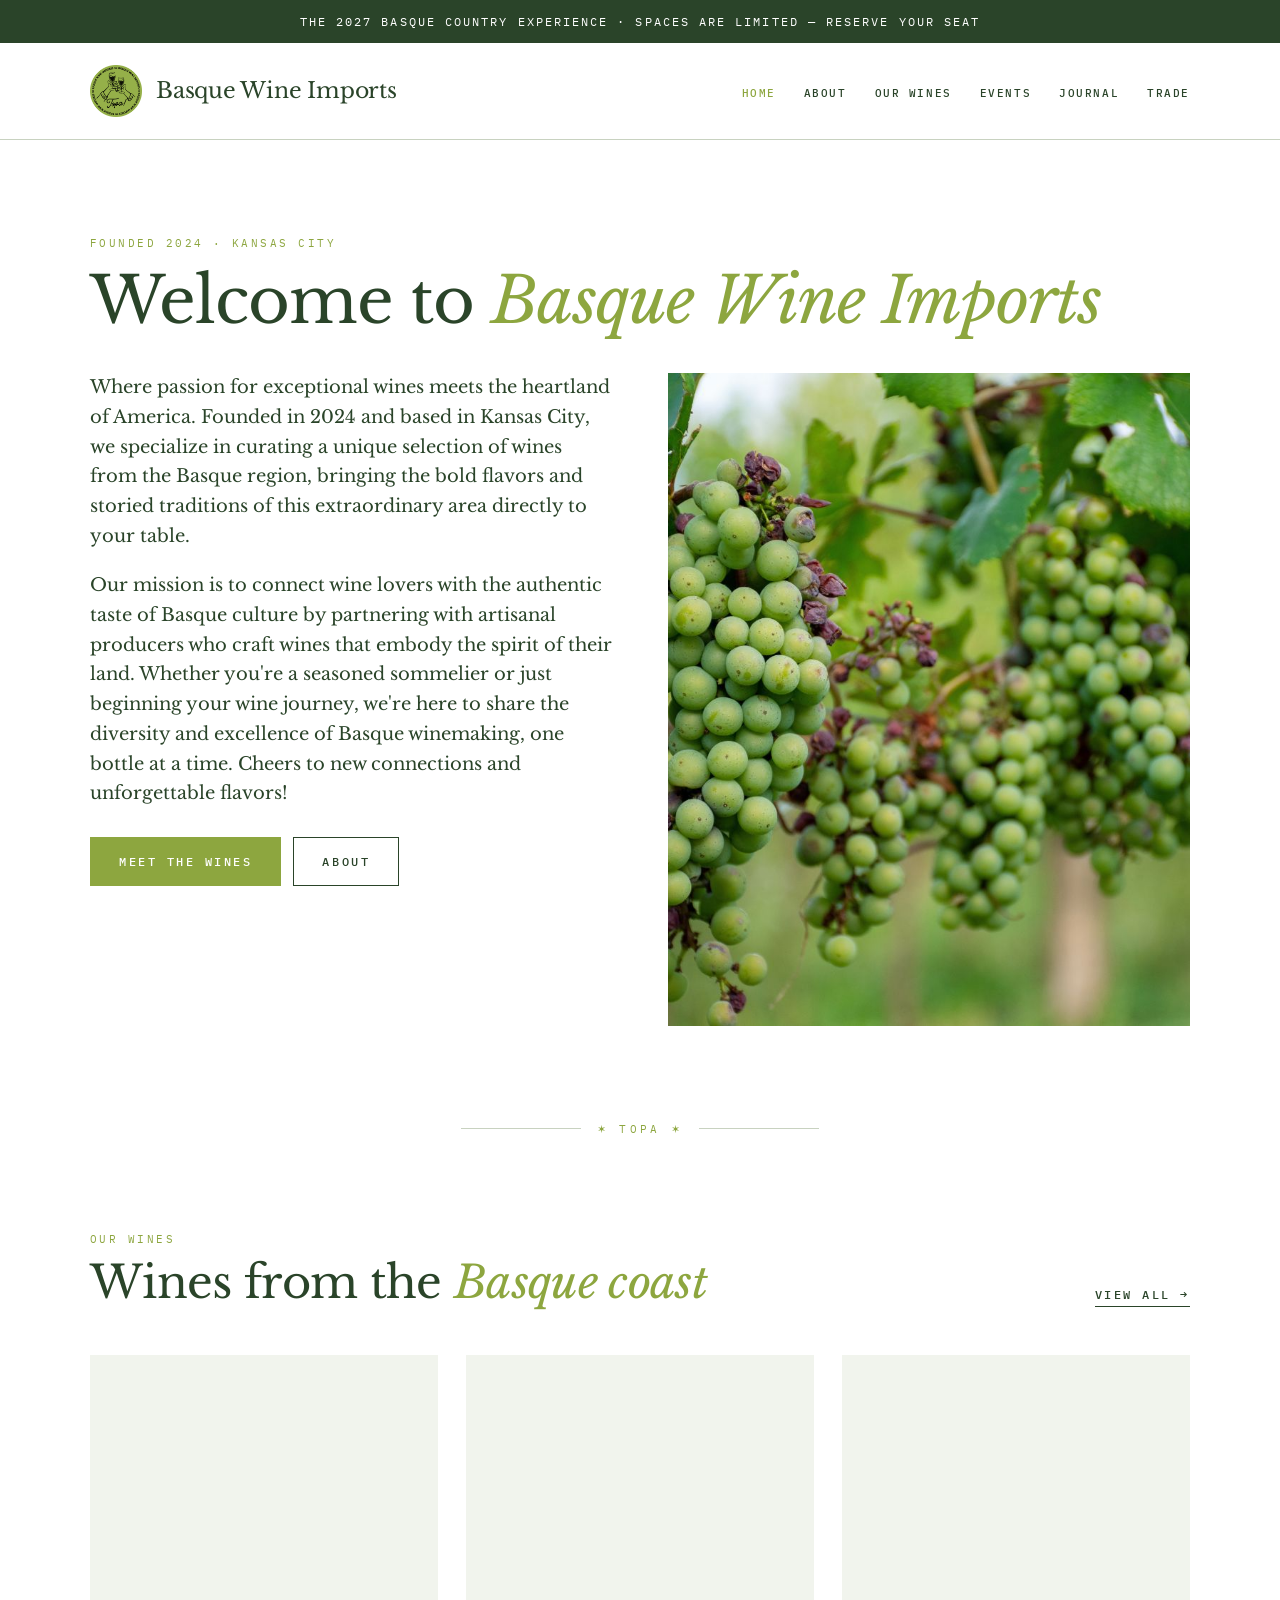
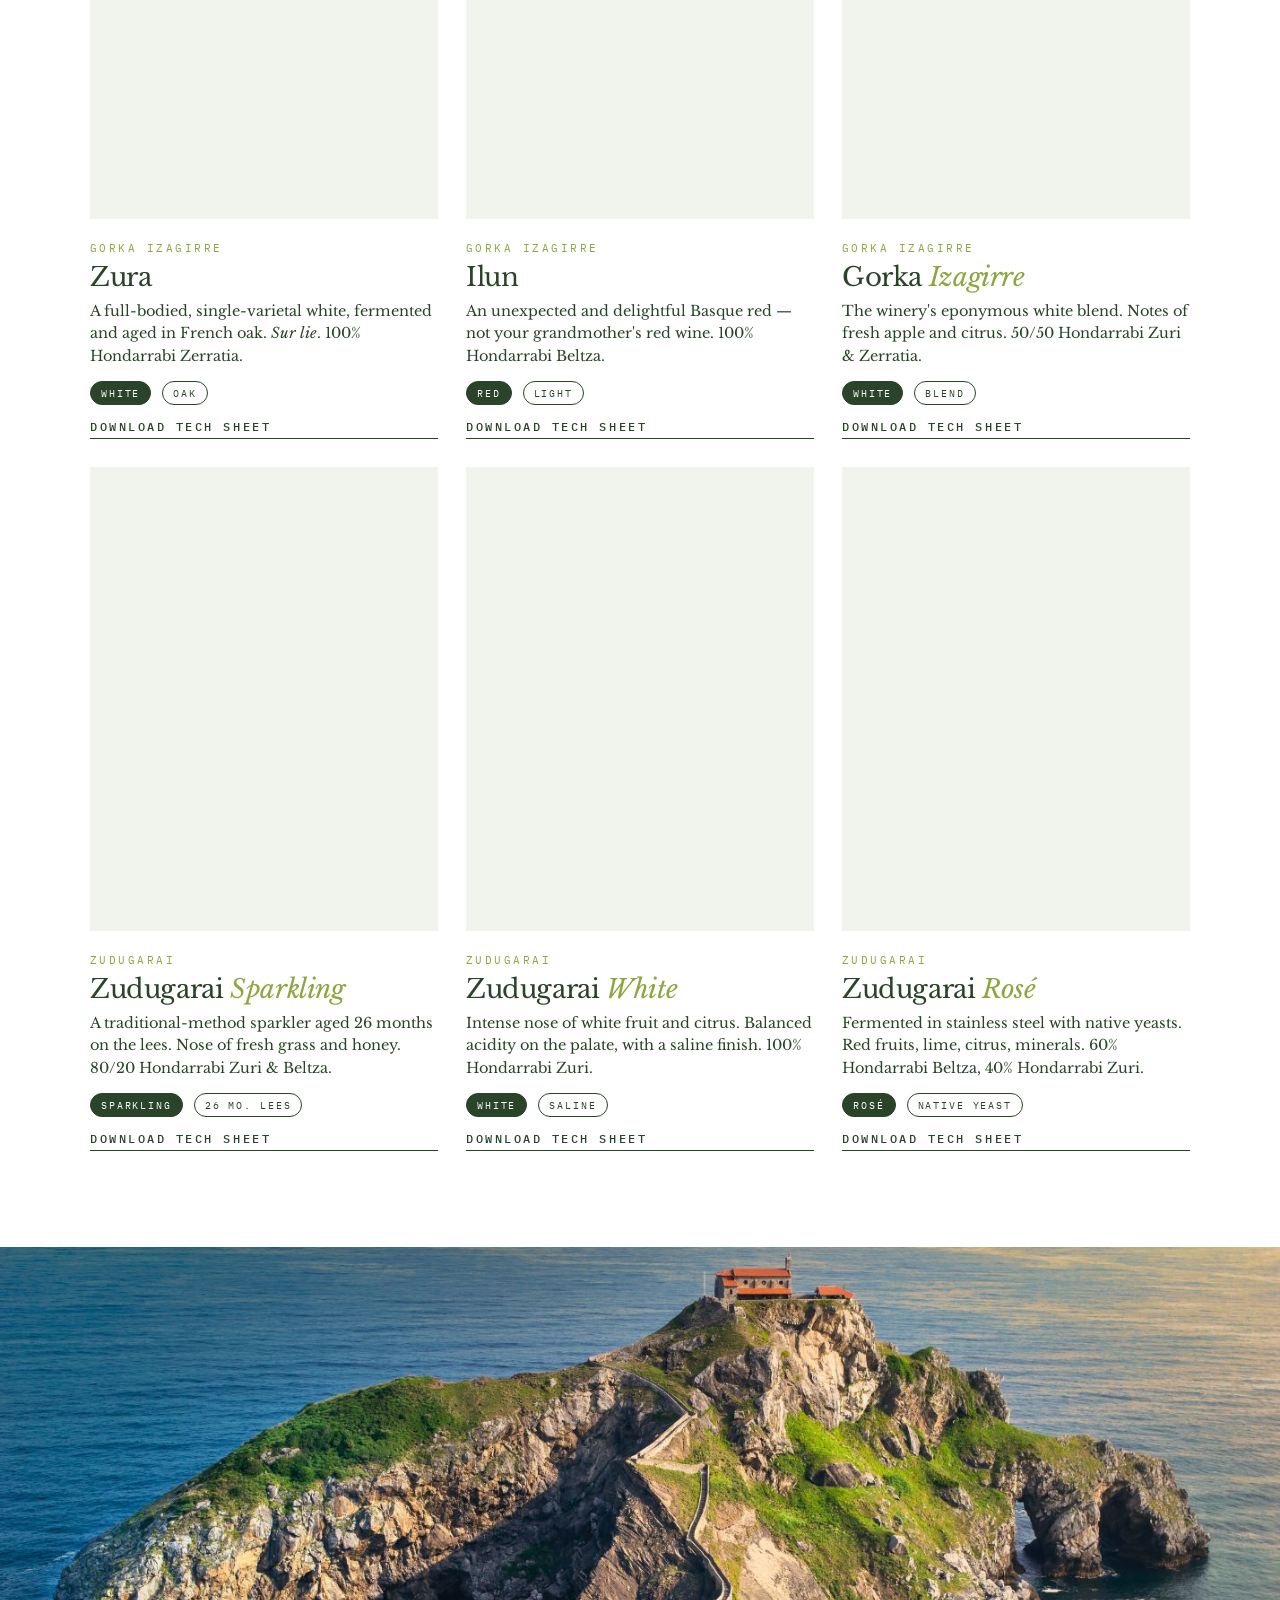
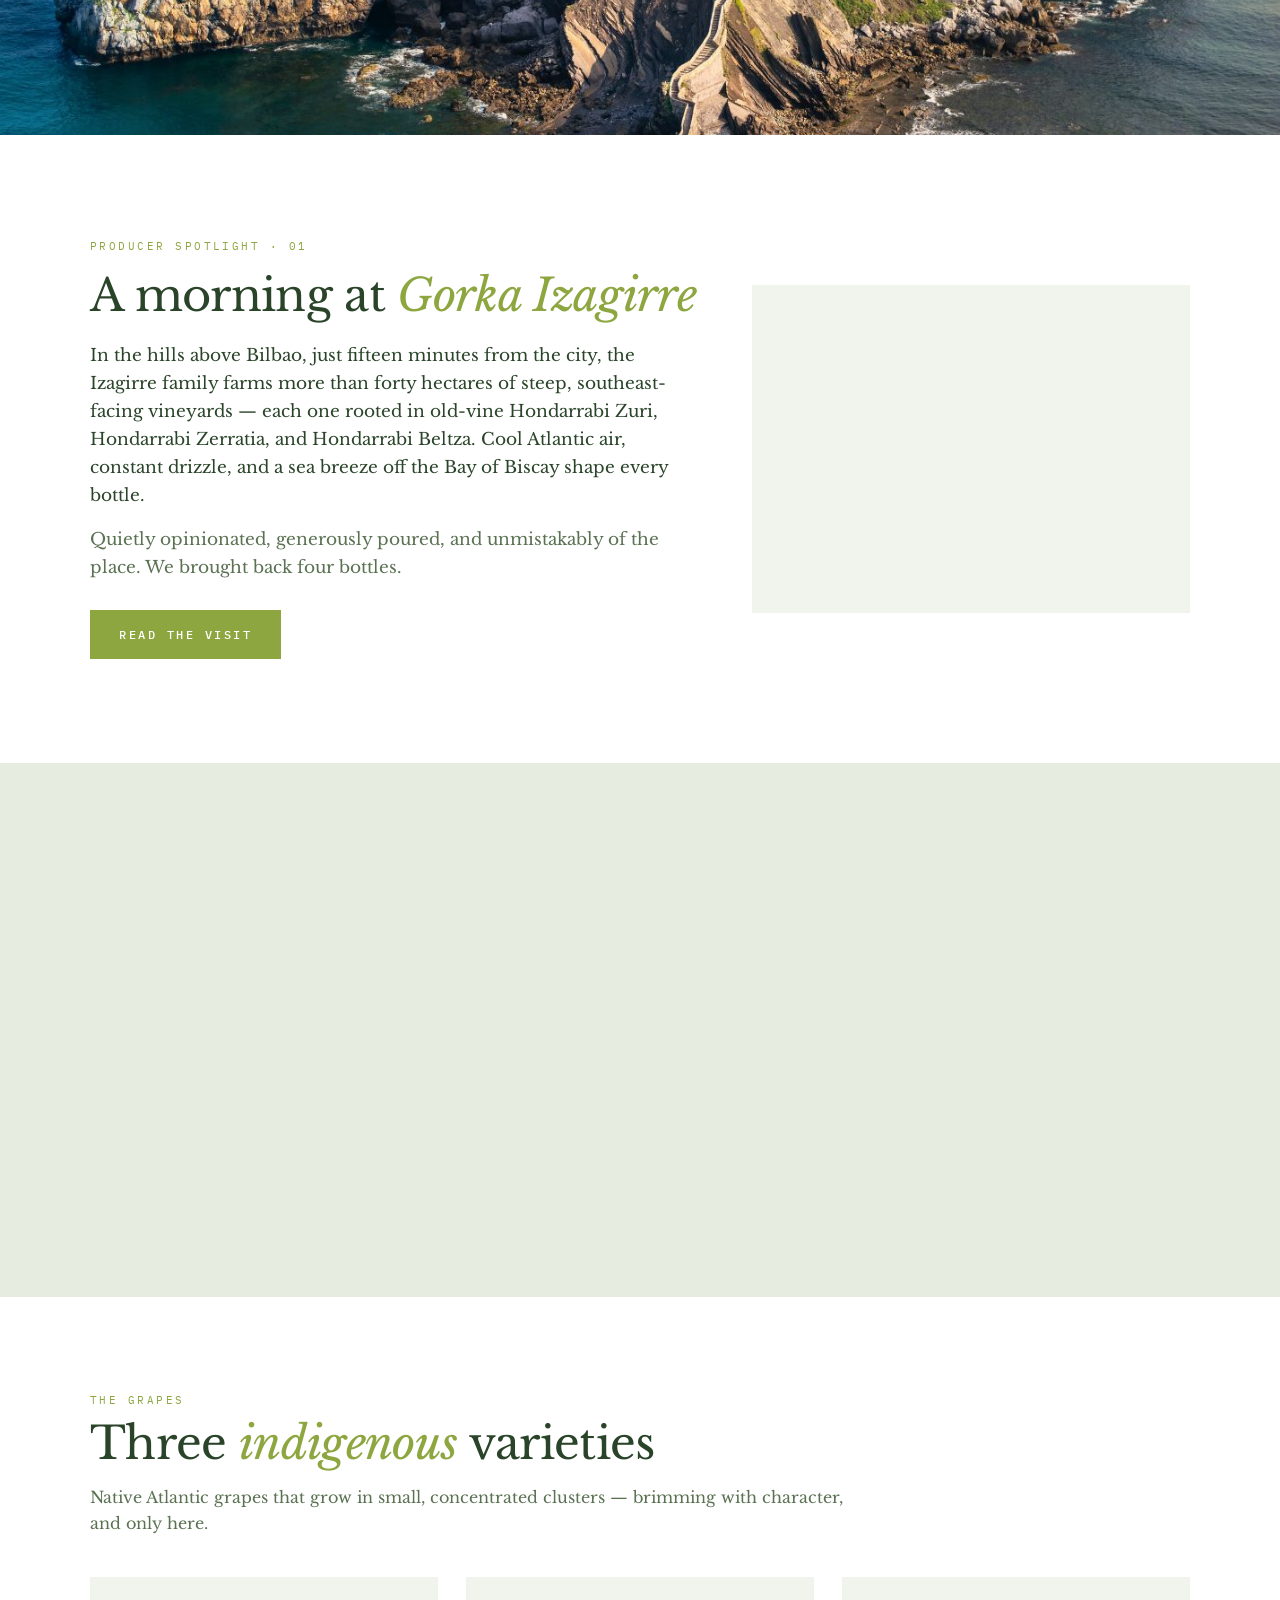
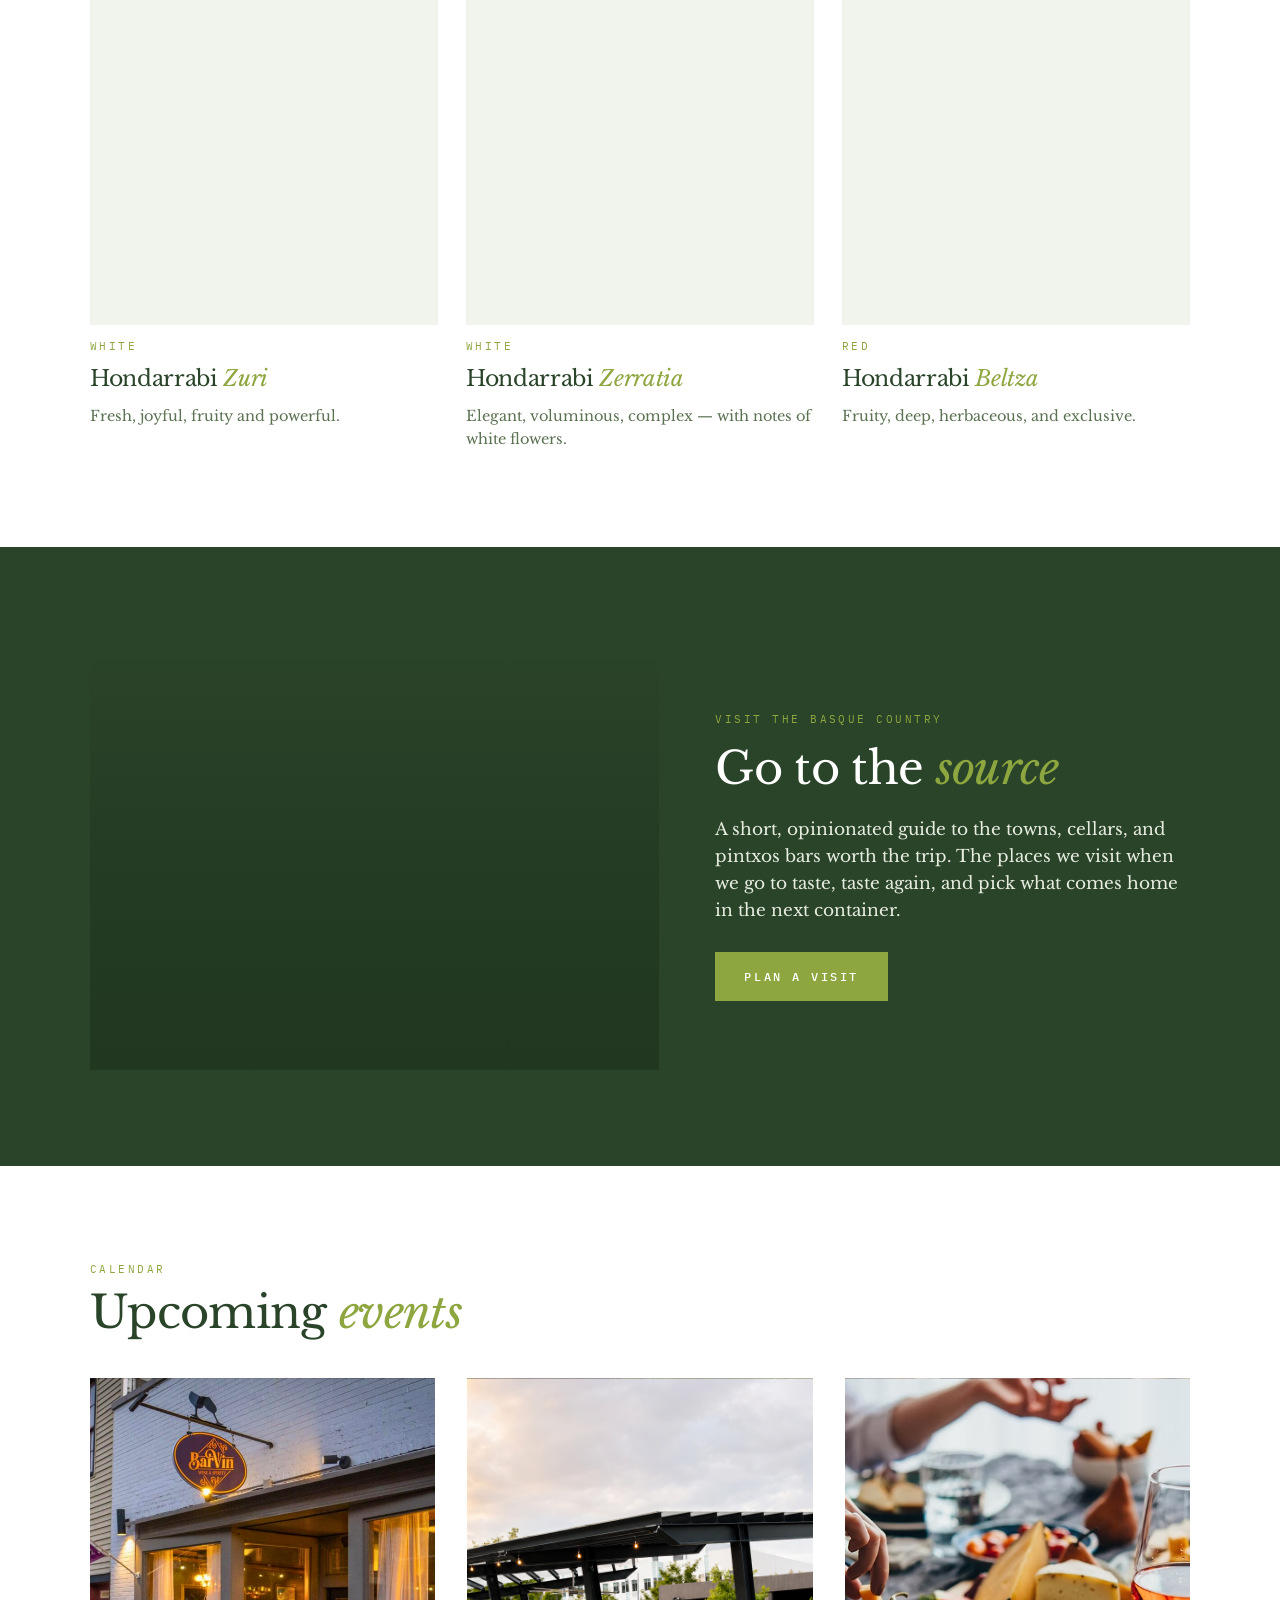
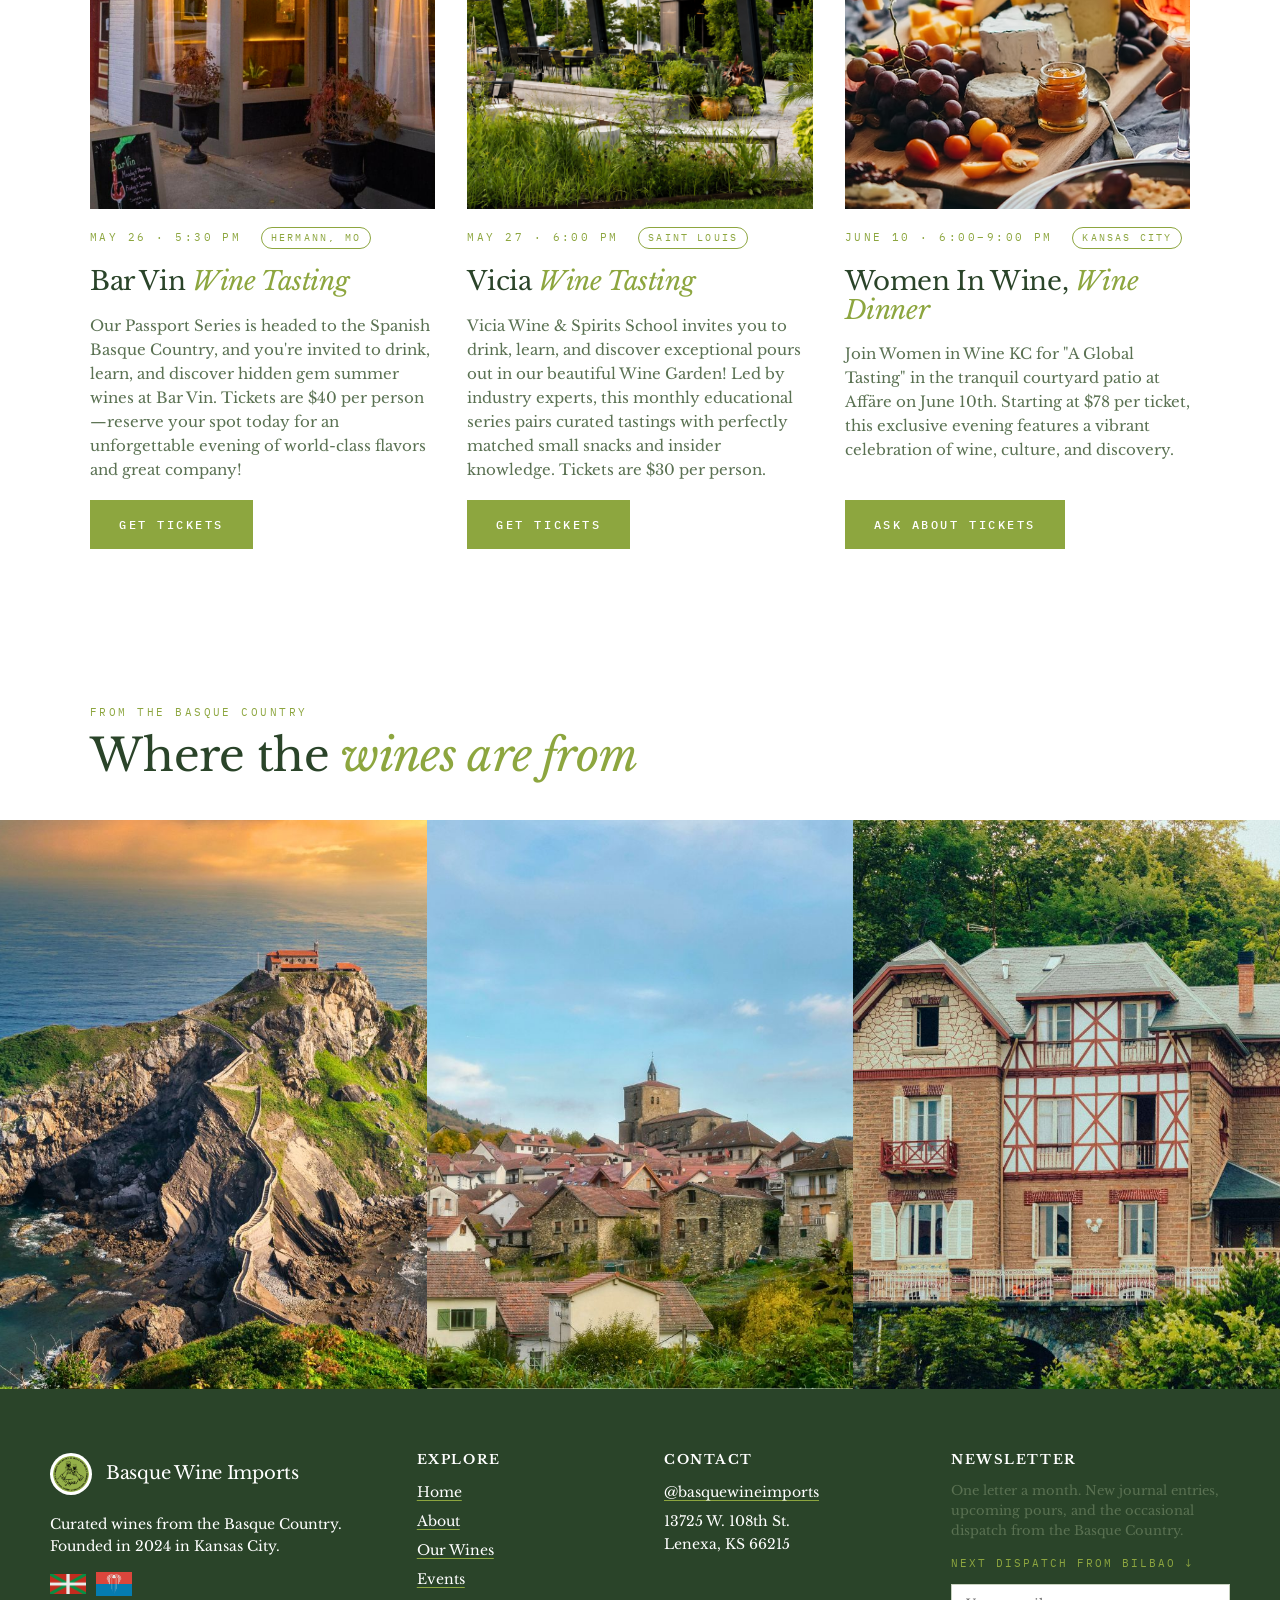
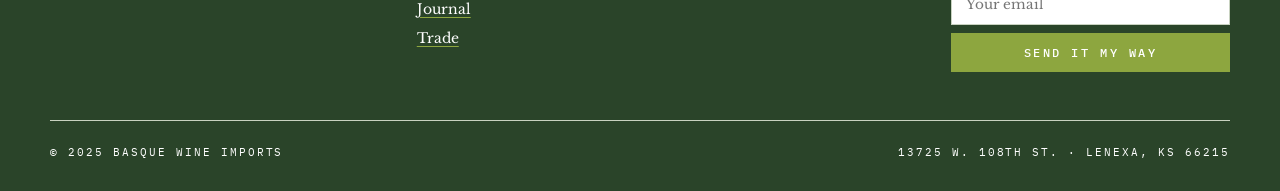
<file: index.html>
<!doctype html>
<html lang="en">
<head>
<meta charset="utf-8" />
<meta name="viewport" content="width=device-width, initial-scale=1" />
<title>Basque Wine Imports</title>
<link rel="preconnect" href="https://fonts.googleapis.com" />
<link rel="preconnect" href="https://fonts.gstatic.com" crossorigin />
<link href="https://fonts.googleapis.com/css2?family=Libre+Baskerville:ital,wght@0,400;0,700;1,400&family=IBM+Plex+Mono:wght@400;500&display=swap" rel="stylesheet" />
<style>/* Preview-only formatting nudges */
  .btn:not(.btn--tertiary) { white-space: nowrap; }
  .btn--tertiary { white-space: nowrap; }
  .nav-item a { white-space: nowrap; }
  /* Wine grid cards — consistent vertical rhythm */
  .grid-item { display: flex; flex-direction: column; }
  .grid-item > p { flex: 1; }
  .grid-item > a.btn--tertiary { margin-top: auto; }
</style>
<link rel="stylesheet" href="styles.css" />
</head>
<body>

<!-- ============ Announcement bar ============ -->
<div class="announcement-bar">
  <div class="wrap"><p style="margin:0; padding: 12px 0; text-align:center;"><a href="blog.html#post-trip-2027" style="color: inherit; text-decoration: none; display: block;">The 2027 Basque Country Experience · Spaces are Limited — Reserve Your Seat</a></p></div>
</div>

<!-- ============ Header ============ -->
<header class="header">
  <div class="wrap" style="display:flex; align-items:center; justify-content:space-between; padding-top: 22px; padding-bottom: 22px;">
    <div style="display:flex; align-items:center; gap: 14px;">
      <img src="assets/topa-logo.webp" alt="" style="width:52px; height:52px;" />
      <h2 class="site-title" style="margin:0; font-size: 22px;"><a href="index.html" style="text-decoration:none;">Basque Wine Imports</a></h2>
    </div>
    <nav style="display:flex; gap: 28px; flex-wrap: nowrap;">
      <div class="nav-item nav-item--active"><a href="index.html">Home</a></div>
      <div class="nav-item"><a href="about.html">About</a></div>
      <div class="nav-item"><a href="wines.html">Our Wines</a></div>
      <div class="nav-item"><a href="events.html">Events</a></div>
      <div class="nav-item"><a href="blog.html">Journal</a></div>
      <div class="nav-item"><a href="trade.html">Trade</a></div>
    </nav>
  </div>
</header>

<!-- ============ Hero / Welcome ============ -->
<section class="page-section light">
  <div class="wrap">
    <code style="display:block; margin-bottom: 18px;">Founded 2024 · Kansas City</code>
    <h1 style="margin: 0 0 40px; white-space: nowrap;">Welcome to <em>Basque Wine Imports</em></h1>
    <div style="display:grid; grid-template-columns: 1fr 1fr; gap: 56px; align-items: start;">
      <div>
        <p style="font-size: 18px; line-height: 1.65; margin: 0 0 20px;">Where passion for exceptional wines meets the heartland of America. Founded in 2024 and based in Kansas City, we specialize in curating a unique selection of wines from the Basque region, bringing the bold flavors and storied traditions of this extraordinary area directly to your table.</p>
        <p style="font-size: 18px; line-height: 1.65; margin: 0 0 28px;">Our mission is to connect wine lovers with the authentic taste of Basque culture by partnering with artisanal producers who craft wines that embody the spirit of their land. Whether you're a seasoned sommelier or just beginning your wine journey, we're here to share the diversity and excellence of Basque winemaking, one bottle at a time. Cheers to new connections and unforgettable flavors!</p>
        <div style="display:flex; gap: 12px; flex-wrap: wrap;">
          <a class="btn btn--primary btn--medium" href="wines.html">Meet the wines</a>
          <a class="btn btn--secondary btn--medium" href="about.html">About</a>
        </div>
      </div>
      <div style="aspect-ratio: 4/5; background: #E6ECE0; background-image: url('assets/grapes.jpg'); background-size: cover; background-position: center;"></div>
    </div>
  </div>
</section>

<div class="bwi-rule" style="max-width: 1180px; margin: 0 auto; padding: 0 40px;">✶ Topa ✶</div>

<!-- ============ Our Wines ============ -->
<section class="page-section light">
  <div class="wrap">
    <div style="display:flex; justify-content: space-between; align-items: flex-end; gap: 32px; margin-bottom: 48px;">
      <div>
        <code style="display:block; margin-bottom: 12px;">Our Wines</code>
        <h2 style="margin: 0; white-space: nowrap;">Wines from the <em>Basque coast</em></h2>
      </div>
      <a class="btn btn--tertiary btn--medium" href="wines.html" style="flex-shrink:0;">View all →</a>
    </div>

    <div class="products collection-content-wrapper" style="display:grid; grid-template-columns: repeat(3, 1fr); gap: 28px;">

      <article class="grid-item">
        <div style="aspect-ratio: 3/4; background: #F1F4ED url('https://www.gorkaizagirre.com/wp-content/uploads/botella-zura-v2.png') center/contain no-repeat; margin-bottom: 22px;"></div>
        <code style="display:block; margin-bottom: 8px;">Gorka Izagirre</code>
        <h3 class="grid-title" style="font-size: 26px; margin: 0 0 8px;">Zura</h3>
        <p style="margin: 0 0 14px; font-size: 14.5px; line-height: 1.55;">A full-bodied, single-varietal white, fermented and aged in French oak. <em>Sur lie</em>. 100% Hondarrabi Zerratia.</p>
        <div style="margin-bottom: 14px;">
          <span class="bwi-pill bwi-pill--filled">White</span>
          <span class="bwi-pill">Oak</span>
        </div>
        <a class="btn btn--tertiary btn--small" href="assets/tech-sheets/Zura.pdf" target="_blank" rel="noopener">Download tech sheet</a>
      </article>

      <article class="grid-item">
        <div style="aspect-ratio: 3/4; background: #F1F4ED url('https://www.gorkaizagirre.com/wp-content/uploads/botella-ilun.png') center/contain no-repeat; margin-bottom: 22px;"></div>
        <code style="display:block; margin-bottom: 8px;">Gorka Izagirre</code>
        <h3 class="grid-title" style="font-size: 26px; margin: 0 0 8px;">Ilun</h3>
        <p style="margin: 0 0 14px; font-size: 14.5px; line-height: 1.55;">An unexpected and delightful Basque red — not your grandmother's red wine. 100% Hondarrabi Beltza.</p>
        <div style="margin-bottom: 14px;">
          <span class="bwi-pill bwi-pill--filled">Red</span>
          <span class="bwi-pill">Light</span>
        </div>
        <a class="btn btn--tertiary btn--small" href="assets/tech-sheets/Ilun.pdf" target="_blank" rel="noopener">Download tech sheet</a>
      </article>

      <article class="grid-item">
        <div style="aspect-ratio: 3/4; background: #F1F4ED url('https://www.gorkaizagirre.com/wp-content/uploads/botella-gorka-izagirre.png') center/contain no-repeat; margin-bottom: 22px;"></div>
        <code style="display:block; margin-bottom: 8px;">Gorka Izagirre</code>
        <h3 class="grid-title" style="font-size: 26px; margin: 0 0 8px;">Gorka <em>Izagirre</em></h3>
        <p style="margin: 0 0 14px; font-size: 14.5px; line-height: 1.55;">The winery's eponymous white blend. Notes of fresh apple and citrus. 50/50 Hondarrabi Zuri &amp; Zerratia.</p>
        <div style="margin-bottom: 14px;">
          <span class="bwi-pill bwi-pill--filled">White</span>
          <span class="bwi-pill">Blend</span>
        </div>
        <a class="btn btn--tertiary btn--small" href="assets/tech-sheets/Gorka-Izagirre.pdf" target="_blank" rel="noopener">Download tech sheet</a>
      </article>

      <article class="grid-item">
        <div style="aspect-ratio: 3/4; background: #F1F4ED url('https://txakolizudugarai.com/wp-content/uploads/2022/12/Zudugarai-brut-nature-2020-Getariako-Txakolina.png') center/contain no-repeat; margin-bottom: 22px;"></div>
        <code style="display:block; margin-bottom: 8px;">Zudugarai</code>
        <h3 class="grid-title" style="font-size: 26px; margin: 0 0 8px;">Zudugarai <em>Sparkling</em></h3>
        <p style="margin: 0 0 14px; font-size: 14.5px; line-height: 1.55;">A traditional-method sparkler aged 26 months on the lees. Nose of fresh grass and honey. 80/20 Hondarrabi Zuri &amp; Beltza.</p>
        <div style="margin-bottom: 14px;">
          <span class="bwi-pill bwi-pill--filled">Sparkling</span>
          <span class="bwi-pill">26 mo. lees</span>
        </div>
        <a class="btn btn--tertiary btn--small" href="assets/tech-sheets/Zudugarai-Sparkling.pdf" target="_blank" rel="noopener">Download tech sheet</a>
      </article>

      <article class="grid-item">
        <div style="aspect-ratio: 3/4; background: #F1F4ED url('https://txakolizudugarai.com/wp-content/uploads/2020/11/txakoli-zudugarai-blanco-getariako-txakolina.png') center/contain no-repeat; margin-bottom: 22px;"></div>
        <code style="display:block; margin-bottom: 8px;">Zudugarai</code>
        <h3 class="grid-title" style="font-size: 26px; margin: 0 0 8px;">Zudugarai <em>White</em></h3>
        <p style="margin: 0 0 14px; font-size: 14.5px; line-height: 1.55;">Intense nose of white fruit and citrus. Balanced acidity on the palate, with a saline finish. 100% Hondarrabi Zuri.</p>
        <div style="margin-bottom: 14px;">
          <span class="bwi-pill bwi-pill--filled">White</span>
          <span class="bwi-pill">Saline</span>
        </div>
        <a class="btn btn--tertiary btn--small" href="assets/tech-sheets/Zudugarai-White.pdf" target="_blank" rel="noopener">Download tech sheet</a>
      </article>

      <article class="grid-item">
        <div style="aspect-ratio: 3/4; background: #F1F4ED url('https://txakolizudugarai.com/wp-content/uploads/2020/11/txakoli-zudugarai-rosado-getariako-txakolina.png') center/contain no-repeat; margin-bottom: 22px;"></div>
        <code style="display:block; margin-bottom: 8px;">Zudugarai</code>
        <h3 class="grid-title" style="font-size: 26px; margin: 0 0 8px;">Zudugarai <em>Rosé</em></h3>
        <p style="margin: 0 0 14px; font-size: 14.5px; line-height: 1.55;">Fermented in stainless steel with native yeasts. Red fruits, lime, citrus, minerals. 60% Hondarrabi Beltza, 40% Hondarrabi Zuri.</p>
        <div style="margin-bottom: 14px;">
          <span class="bwi-pill bwi-pill--filled">Rosé</span>
          <span class="bwi-pill">Native yeast</span>
        </div>
        <a class="btn btn--tertiary btn--small" href="assets/tech-sheets/Zudugarai-Rose.pdf" target="_blank" rel="noopener">Download tech sheet</a>
      </article>

    </div>
  </div>
</section>

<!-- ============ Full-bleed photo (Basque coast) ============ -->
<section style="padding: 0;">
  <div style="aspect-ratio: 21/8; background: #E6ECE0 url('assets/gaztelugatxe.jpg') center/cover; min-height: 480px;"></div>
</section>

<!-- ============ Producer feature (Gorka Izagirre) ============ -->
<section class="page-section light">
  <div class="wrap">
    <div style="display:grid; grid-template-columns: 1fr 1.2fr; gap: 56px; align-items:center;">
      <div style="padding: 8px 0;">
        <code style="display:block; margin-bottom: 18px;">Producer Spotlight · 01</code>
        <h2 style="margin: 0 0 22px; white-space: nowrap;">A morning at <em>Gorka Izagirre</em></h2>
        <p style="font-size: 17px; line-height: 1.65; color:#2A4429; margin: 0 0 16px;">In the hills above Bilbao, just fifteen minutes from the city, the Izagirre family farms more than forty hectares of steep, southeast-facing vineyards — each one rooted in old-vine Hondarrabi Zuri, Hondarrabi Zerratia, and Hondarrabi Beltza. Cool Atlantic air, constant drizzle, and a sea breeze off the Bay of Biscay shape every bottle.</p>
        <p style="font-size: 17px; line-height: 1.65; color:#5A7152; margin: 0 0 28px;">Quietly opinionated, generously poured, and unmistakably of the place. We brought back four bottles.</p>
        <div>
          <a class="btn btn--primary btn--medium" href="blog.html#post-gorka">Read the visit</a>
        </div>
      </div>
      <div style="aspect-ratio: 4/3; background: #F1F4ED url('https://www.gorkaizagirre.com/wp-content/uploads/bodega-portada.jpg') center/cover;"></div>
    </div>
  </div>
</section>

<!-- ============ Gorka Izagirre photo strip ============ -->
<section style="padding: 0;">
  <div style="display:grid; grid-template-columns: 1fr 1fr 1fr; gap: 0;">
    <div style="aspect-ratio: 4/5; background: #E6ECE0 url('https://www.gorkaizagirre.com/wp-content/uploads/vinedos-1.jpg') center/cover;"></div>
    <div style="aspect-ratio: 4/5; background: #E6ECE0 url('https://www.gorkaizagirre.com/wp-content/uploads/bodega-card-4.jpg') center/cover;"></div>
    <div style="aspect-ratio: 4/5; background: #E6ECE0 url('https://www.gorkaizagirre.com/wp-content/uploads/gorka-izagirre-home-momento.jpg') center/cover;"></div>
  </div>
</section>

<!-- ============ Hondarrabi varieties ============ -->
<section class="page-section light">
  <div class="wrap">
    <div style="margin-bottom: 40px; max-width: 70ch;">
      <code style="display:block; margin-bottom: 12px;">The Grapes</code>
      <h2 style="margin: 0 0 16px; white-space: nowrap;">Three <em>indigenous</em> varieties</h2>
      <p style="font-size: 16px; line-height: 1.65; color:#5A7152; margin: 0;">Native Atlantic grapes that grow in small, concentrated clusters — brimming with character, and only here.</p>
    </div>
    <div style="display:grid; grid-template-columns: repeat(3, 1fr); gap: 28px;">
      <article style="display:flex; flex-direction:column; gap: 14px;">
        <div style="aspect-ratio: 1/1; background: #F1F4ED url('https://www.gorkaizagirre.com/wp-content/uploads/vinedos-hondarrabi-zuri.jpg') center/cover;"></div>
        <code style="display:block;">White</code>
        <h3 style="font-size: 22px; margin: 0;">Hondarrabi <em>Zuri</em></h3>
        <p style="margin: 0; font-size: 14.5px; line-height: 1.6; color:#5A7152;">Fresh, joyful, fruity and powerful.</p>
      </article>
      <article style="display:flex; flex-direction:column; gap: 14px;">
        <div style="aspect-ratio: 1/1; background: #F1F4ED url('https://www.gorkaizagirre.com/wp-content/uploads/vinedos-hondarrabi-zerratia.jpg') center/cover;"></div>
        <code style="display:block;">White</code>
        <h3 style="font-size: 22px; margin: 0;">Hondarrabi <em>Zerratia</em></h3>
        <p style="margin: 0; font-size: 14.5px; line-height: 1.6; color:#5A7152;">Elegant, voluminous, complex — with notes of white flowers.</p>
      </article>
      <article style="display:flex; flex-direction:column; gap: 14px;">
        <div style="aspect-ratio: 1/1; background: #F1F4ED url('https://www.gorkaizagirre.com/wp-content/uploads/vinedos-hondarrabi-beltza.jpg') center/cover;"></div>
        <code style="display:block;">Red</code>
        <h3 style="font-size: 22px; margin: 0;">Hondarrabi <em>Beltza</em></h3>
        <p style="margin: 0; font-size: 14.5px; line-height: 1.6; color:#5A7152;">Fruity, deep, herbaceous, and exclusive.</p>
      </article>
    </div>
  </div>
</section>

<!-- ============ Visit the Basque Country ============ -->
<section class="page-section dark" style="background:#2A4429; color:#FFFFFF;">
  <div class="wrap" style="display:grid; grid-template-columns: 1.2fr 1fr; gap: 56px; align-items:center;">
    <div style="background-image: url('https://images.squarespace-cdn.com/content/v1/67842d17afa23d688ef14f3f/91903890-eb4f-4409-9a86-0eae2a37b13c/3+of+5.jpg?format=2500w'), linear-gradient(180deg, #2A4429, #1a2d19); background-size: cover; background-position: center; aspect-ratio: 4/3; position: relative;">
      <div style="position:absolute; inset:0; background: linear-gradient(180deg, rgba(42,68,41,0.15) 0%, rgba(42,68,41,0.45) 100%);"></div>
    </div>
    <div style="color:#FFFFFF;">
      <code style="display:block; margin-bottom: 18px; color:#8DA63F;">Visit the Basque Country</code>
      <h2 style="margin: 0 0 22px; color:#FFFFFF; white-space: nowrap;">Go to the <em style="color:#8DA63F;">source</em></h2>
      <p style="font-size: 17px; line-height: 1.6; color:#E6ECE0; margin: 0 0 28px;">A short, opinionated guide to the towns, cellars, and pintxos bars worth the trip. The places we visit when we go to taste, taste again, and pick what comes home in the next container.</p>
      <div>
        <a class="btn btn--primary btn--medium" href="events.html#trip-2027">Plan a visit</a>
      </div>
    </div>
  </div>
</section>

<!-- ============ Upcoming Events ============ -->
<section class="page-section light">
  <div class="wrap">
    <div style="margin-bottom: 40px;">
      <code style="display:block; margin-bottom: 12px;">Calendar</code>
      <h2 style="margin: 0; white-space: nowrap;">Upcoming <em>events</em></h2>
    </div>

    <div style="display:grid; grid-template-columns: repeat(3, 1fr); gap: 32px;">

      <article style="display:flex; flex-direction:column; gap: 18px;">
        <div style="aspect-ratio: 4/5; background: #F1F4ED url('assets/bar-vin.jpg') center/cover;"></div>
        <code style="display:block;">May 26 · 5:30 PM <span class="city-tag">Hermann, MO</span></code>
        <h3 style="font-size: 26px; margin: 0;">Bar Vin <em>Wine Tasting</em></h3>
        <p style="margin: 0; font-size: 15px; line-height: 1.6; color:#5A7152;">Our Passport Series is headed to the Spanish Basque Country, and you're invited to drink, learn, and discover hidden gem summer wines at Bar Vin. Tickets are $40 per person—reserve your spot today for an unforgettable evening of world-class flavors and great company!</p>
        <div style="margin-top: auto;">
          <a class="btn btn--primary btn--small" href="https://square.link/u/QClNl3Ca" target="_blank" rel="noopener">Get tickets</a>
        </div>
      </article>

      <article style="display:flex; flex-direction:column; gap: 18px;">
        <div style="aspect-ratio: 4/5; background: #F1F4ED url('assets/vicia-garden.jpg') center/cover;"></div>
        <code style="display:block;">May 27 · 6:00 PM <span class="city-tag">Saint Louis</span></code>
        <h3 style="font-size: 26px; margin: 0;">Vicia <em>Wine Tasting</em></h3>
        <p style="margin: 0; font-size: 15px; line-height: 1.6; color:#5A7152;">Vicia Wine &amp; Spirits School invites you to drink, learn, and discover exceptional pours out in our beautiful Wine Garden! Led by industry experts, this monthly educational series pairs curated tastings with perfectly matched small snacks and insider knowledge. Tickets are $30 per person.</p>
        <div style="margin-top: auto;">
          <a class="btn btn--primary btn--small" href="https://www.opentable.com/r/vicia-saint-louis" target="_blank" rel="noopener">Get tickets</a>
        </div>
      </article>

      <article style="display:flex; flex-direction:column; gap: 18px;">
        <div style="aspect-ratio: 4/5; background: #F1F4ED url('assets/women-in-wine.avif') center/cover;"></div>
        <code style="display:block;">June 10 · 6:00–9:00 PM <span class="city-tag">Kansas City</span></code>
        <h3 style="font-size: 26px; margin: 0;">Women In Wine, <em>Wine Dinner</em></h3>
        <p style="margin: 0; font-size: 15px; line-height: 1.6; color:#5A7152;">Join Women in Wine KC for "A Global Tasting" in the tranquil courtyard patio at Affäre on June 10th. Starting at $78 per ticket, this exclusive evening features a vibrant celebration of wine, culture, and discovery.</p>
        <div style="margin-top: auto;">
          <a class="btn btn--primary btn--small" href="about.html#contact">Ask about tickets</a>
        </div>
      </article>

    </div>
  </div>
</section>

<!-- ============ Photo gallery before footer ============ -->
<section class="page-section light" style="padding-top: 60px; padding-bottom: 0;">
  <div class="wrap" style="margin-bottom: 40px;">
    <code style="display:block; margin-bottom: 12px;">From the Basque Country</code>
    <h2 style="margin: 0; white-space: nowrap;">Where the <em>wines are from</em></h2>
  </div>
</section>

<!-- ============ Photo strip (Basque country) ============ -->
<section style="padding: 0;">
  <div style="display:grid; grid-template-columns: repeat(3, 1fr); gap: 0;">
    <div style="aspect-ratio: 3/4; background:#E6ECE0 url('assets/gaztelugatxe.jpg') center/cover;"></div>
    <div style="aspect-ratio: 3/4; background:#E6ECE0 url('assets/basque-village.jpg') center/cover;"></div>
    <div style="aspect-ratio: 3/4; background:#E6ECE0 url('assets/basque-villa.jpg') center/cover;"></div>
  </div>
</section>

<!-- ============ Footer ============ -->
<footer class="site-footer">
  <div class="wrap" style="padding: 64px 0 32px;">
    <div style="display:grid; grid-template-columns: 1.6fr 1fr 1.2fr 1.4fr; gap: 48px; align-items: start;">
      <div>
        <div style="display:flex; align-items:center; gap: 14px; margin-bottom: 18px;">
          <img src="assets/topa-logo.webp" alt="" style="width:42px; height:42px; background:#FFFFFF; border-radius: 999px; padding: 3px;" />
          <h3 style="font-size: 18px; margin: 0; white-space: nowrap;">Basque Wine Imports</h3>
        </div>
        <p style="font-size: 14px; line-height: 1.6; max-width: 38ch;">Curated wines from the Basque Country. Founded in 2024 in Kansas City.</p>
        <div style="display: flex; gap: 10px; align-items: center; margin-top: 14px;">
          <img src="assets/basque-flag.png" alt="Ikurriña — Basque flag" title="Topa — a nod to the Basque Country" style="width: 36px; height: auto; display: block; opacity: 0.9;" />
          <img src="assets/kc-flag.png" alt="Kansas City flag" title="Home base — Kansas City" style="width: 36px; height: auto; display: block; opacity: 0.9;" />
        </div>
      </div>
      <div>
        <h4 style="font-size: 13px; margin: 0 0 14px; letter-spacing: 0.12em; text-transform: uppercase;">Explore</h4>
        <p style="margin: 6px 0; font-size: 14px;"><a href="index.html">Home</a></p>
        <p style="margin: 6px 0; font-size: 14px;"><a href="about.html">About</a></p>
        <p style="margin: 6px 0; font-size: 14px;"><a href="wines.html">Our Wines</a></p>
        <p style="margin: 6px 0; font-size: 14px;"><a href="events.html">Events</a></p>
        <p style="margin: 6px 0; font-size: 14px;"><a href="blog.html">Journal</a></p>
        <p style="margin: 6px 0; font-size: 14px;"><a href="trade.html">Trade</a></p>
      </div>
      <div>
        <h4 style="font-size: 13px; margin: 0 0 14px; letter-spacing: 0.12em; text-transform: uppercase;">Contact</h4>
        <p style="margin: 6px 0; font-size: 14px;"><a href="https://instagram.com/basquewineimports">@basquewineimports</a></p>
        <p style="margin: 6px 0; font-size: 14px;">13725 W. 108th St.<br/>Lenexa, KS 66215</p>
      </div>
      <div>
        <h4 style="font-size: 13px; margin: 0 0 14px; letter-spacing: 0.12em; text-transform: uppercase;">Newsletter</h4>
        <p style="font-size: 13px; line-height: 1.55; margin: 0 0 12px; color:#5A7152;">One letter a month. New journal entries, upcoming pours, and the occasional dispatch from the Basque Country.</p>
        <p style="font-family:'IBM Plex Mono', monospace; font-size: 11px; letter-spacing: 0.18em; text-transform: uppercase; color:#8DA63F; margin: 0 0 12px;">Next dispatch from Bilbao &darr;</p>
        <div class="form-wrapper newsletter-form">
          <div style="display:flex; flex-direction: column; gap: 8px;">
            <input class="newsletter-input" type="email" placeholder="Your email" style="width:100%; padding: 0.7rem 0.85rem !important; font-size: 0.85rem !important;" />
            <button class="btn btn--primary btn--small" type="button" style="padding: 0.7rem 1rem !important;">Send it my way</button>
          </div>
        </div>
      </div>
    </div>
    <hr style="margin: 48px 0 24px;" />
    <div style="display:flex; justify-content: space-between; font-family: 'IBM Plex Mono', monospace; font-size: 11px; letter-spacing:0.18em; text-transform: uppercase;">
      <span>© 2025 Basque Wine Imports</span>
      <span>13725 W. 108th St. · Lenexa, KS 66215</span>
    </div>
  </div>
</footer>

</body>
</html>
</file>
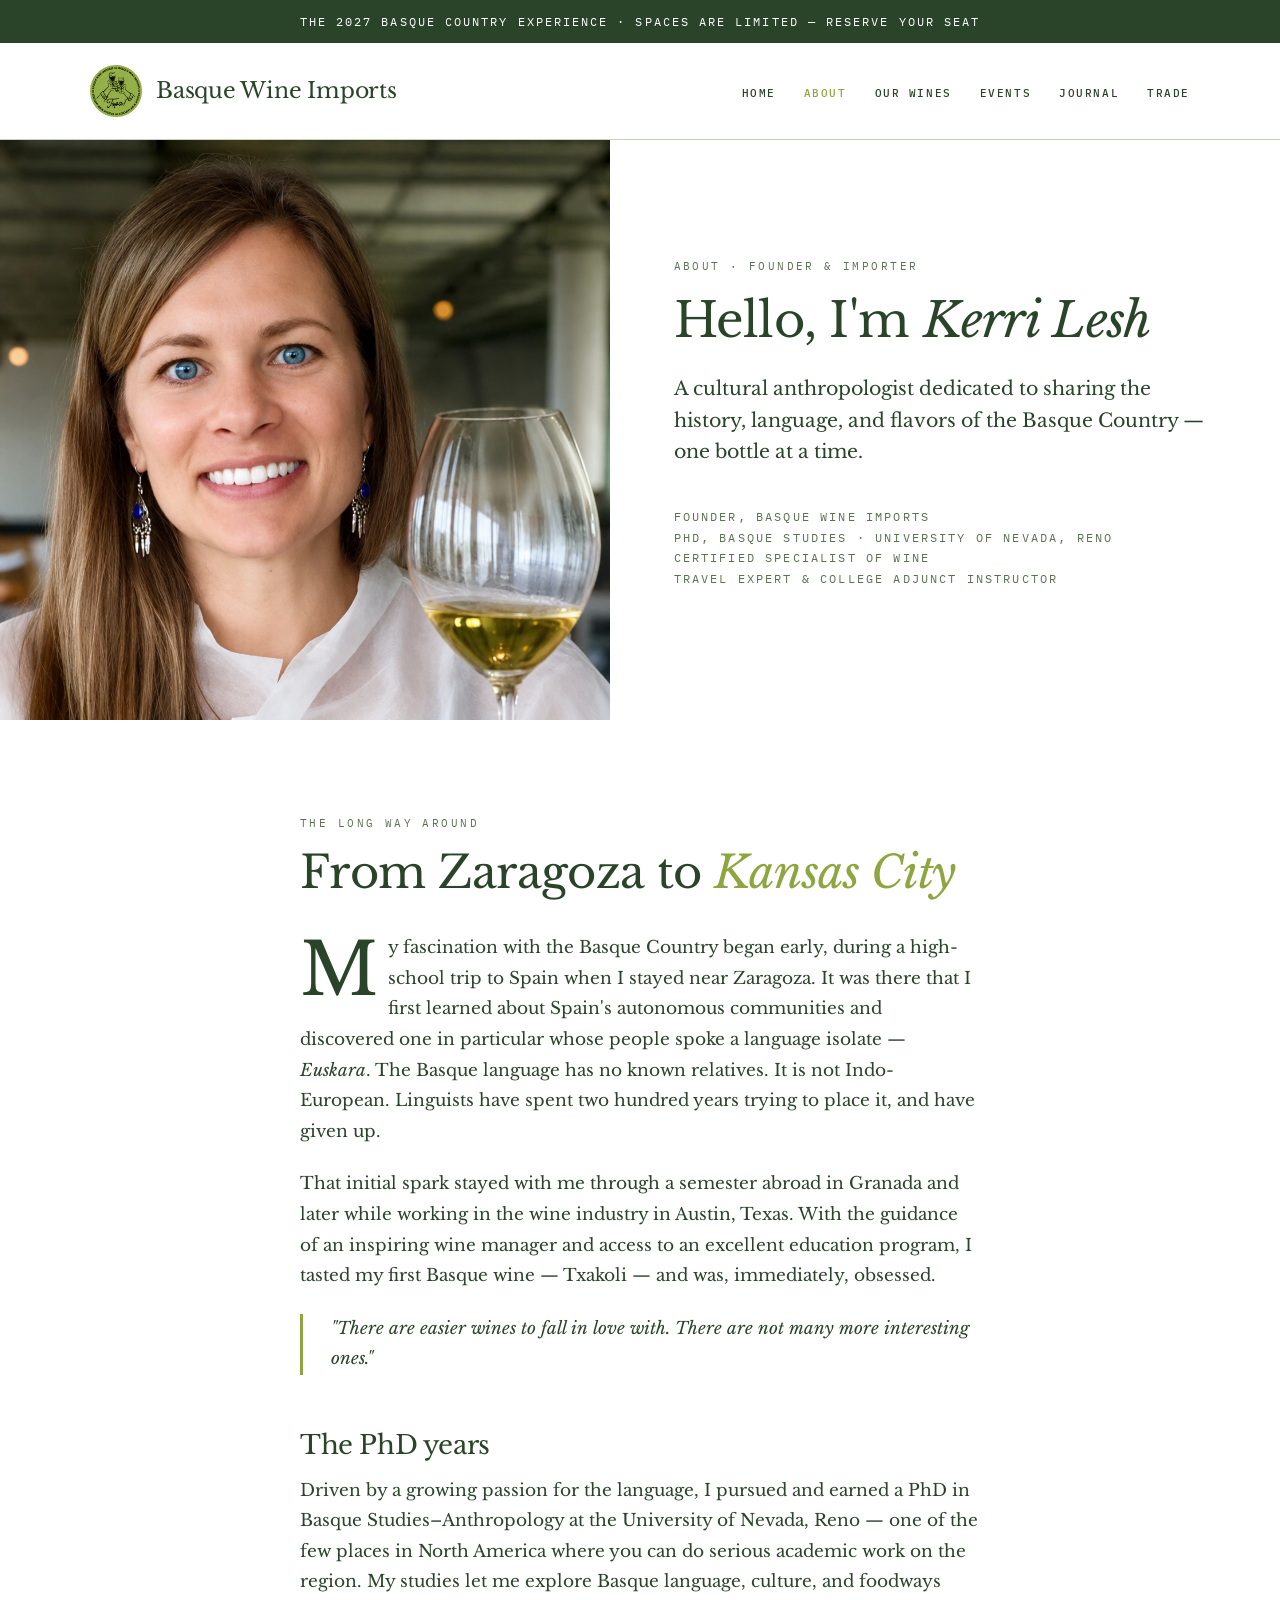
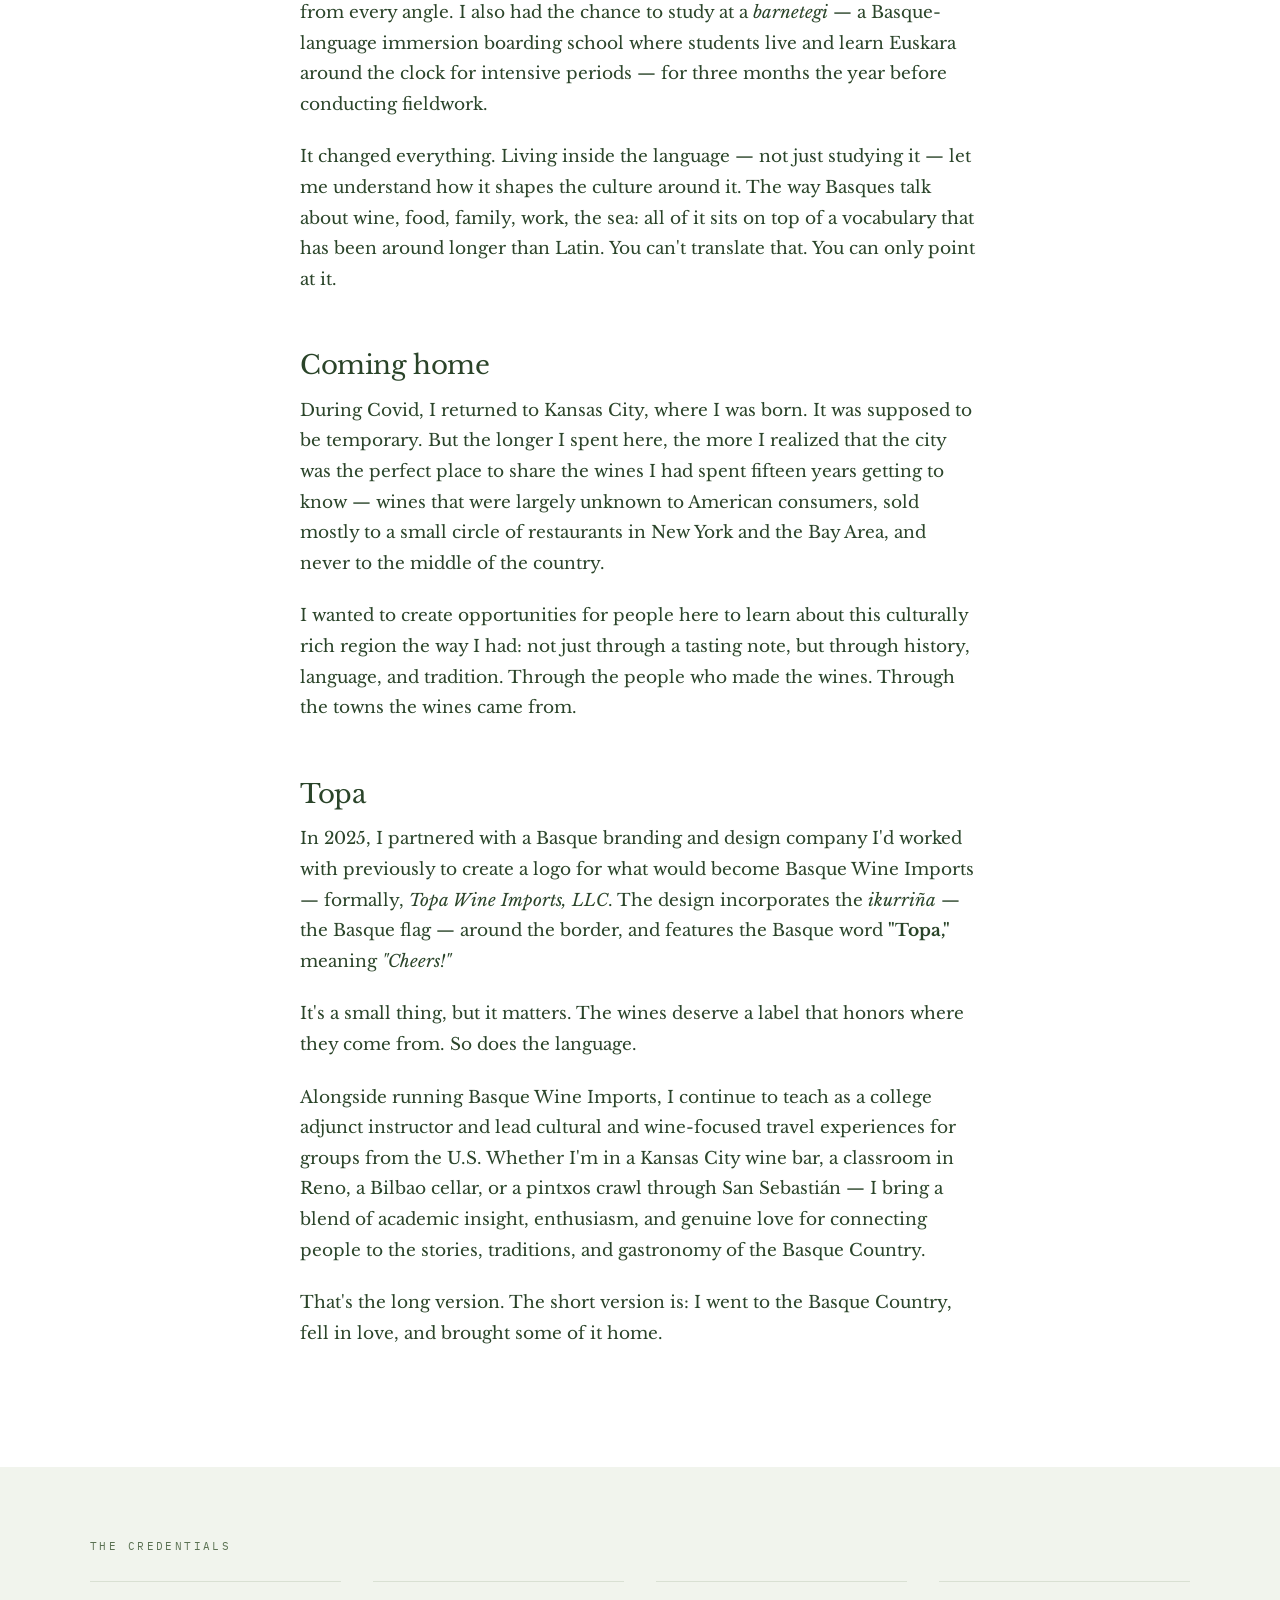
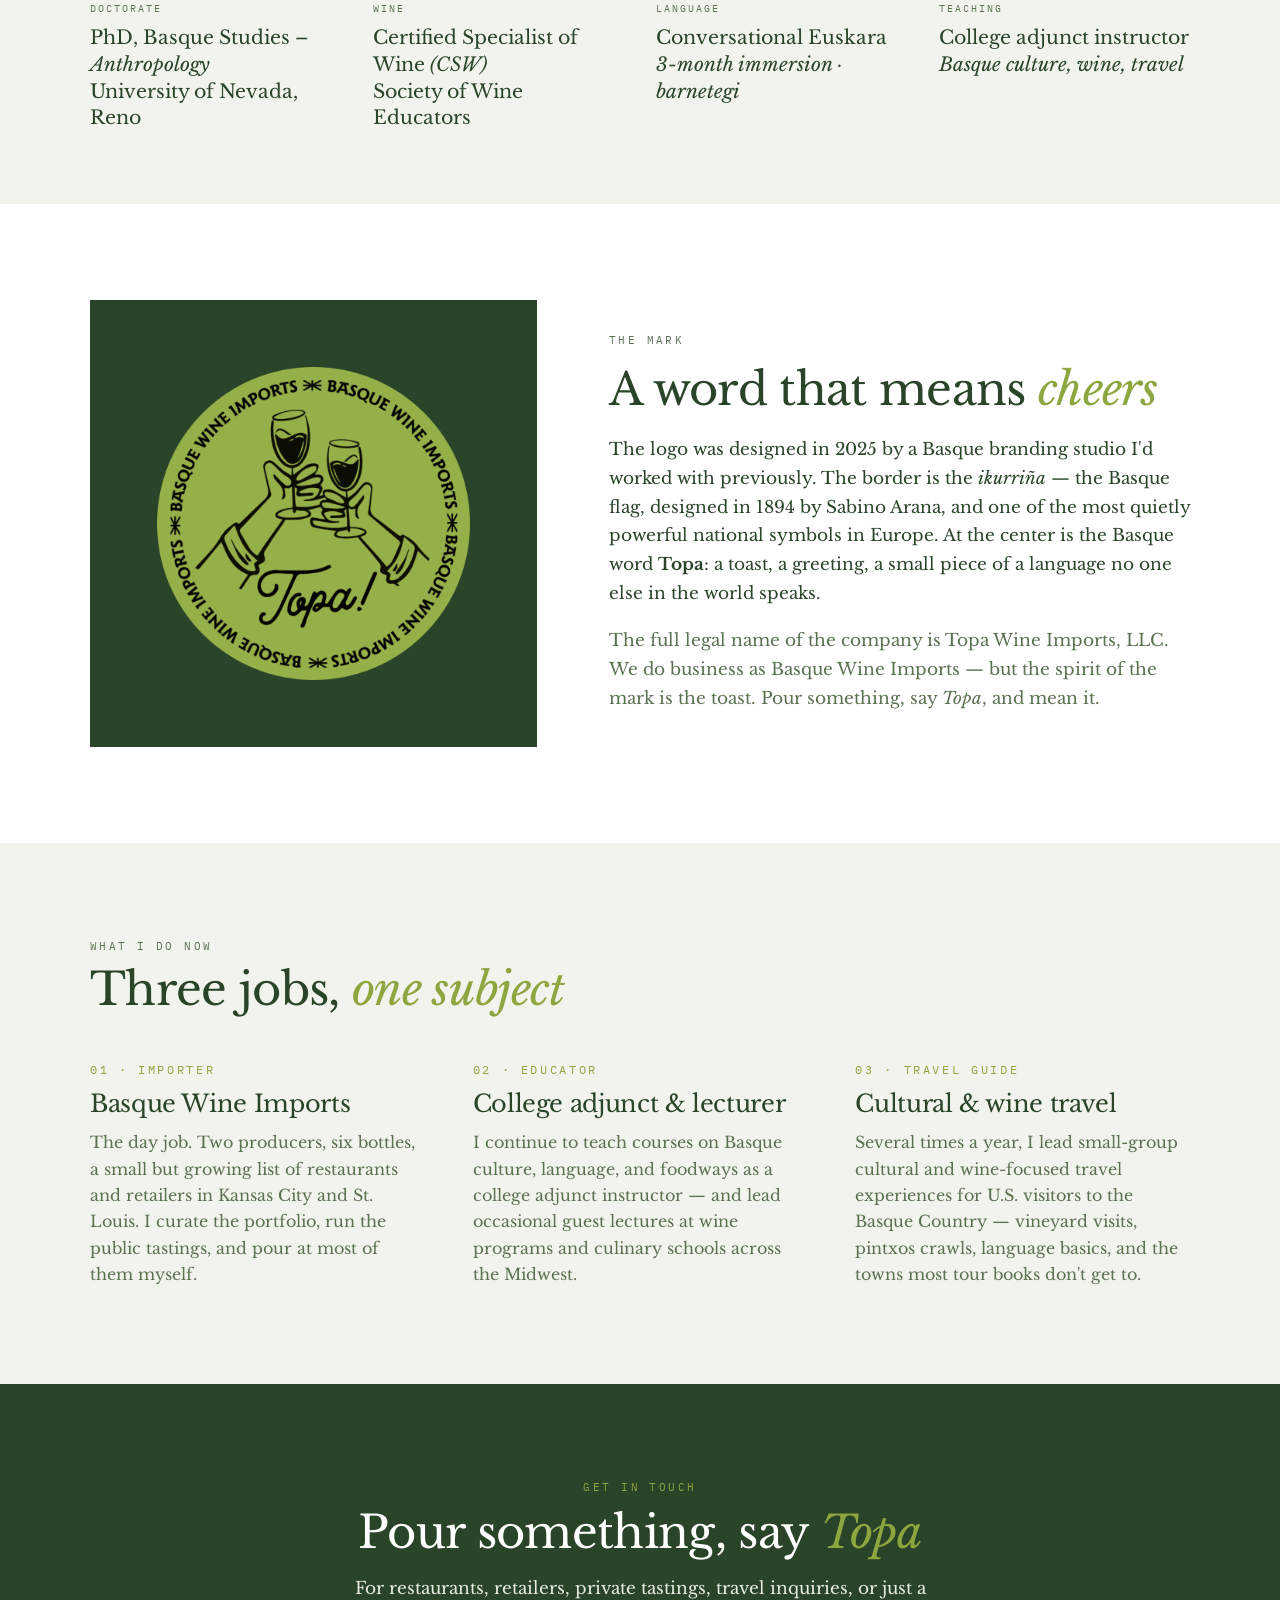
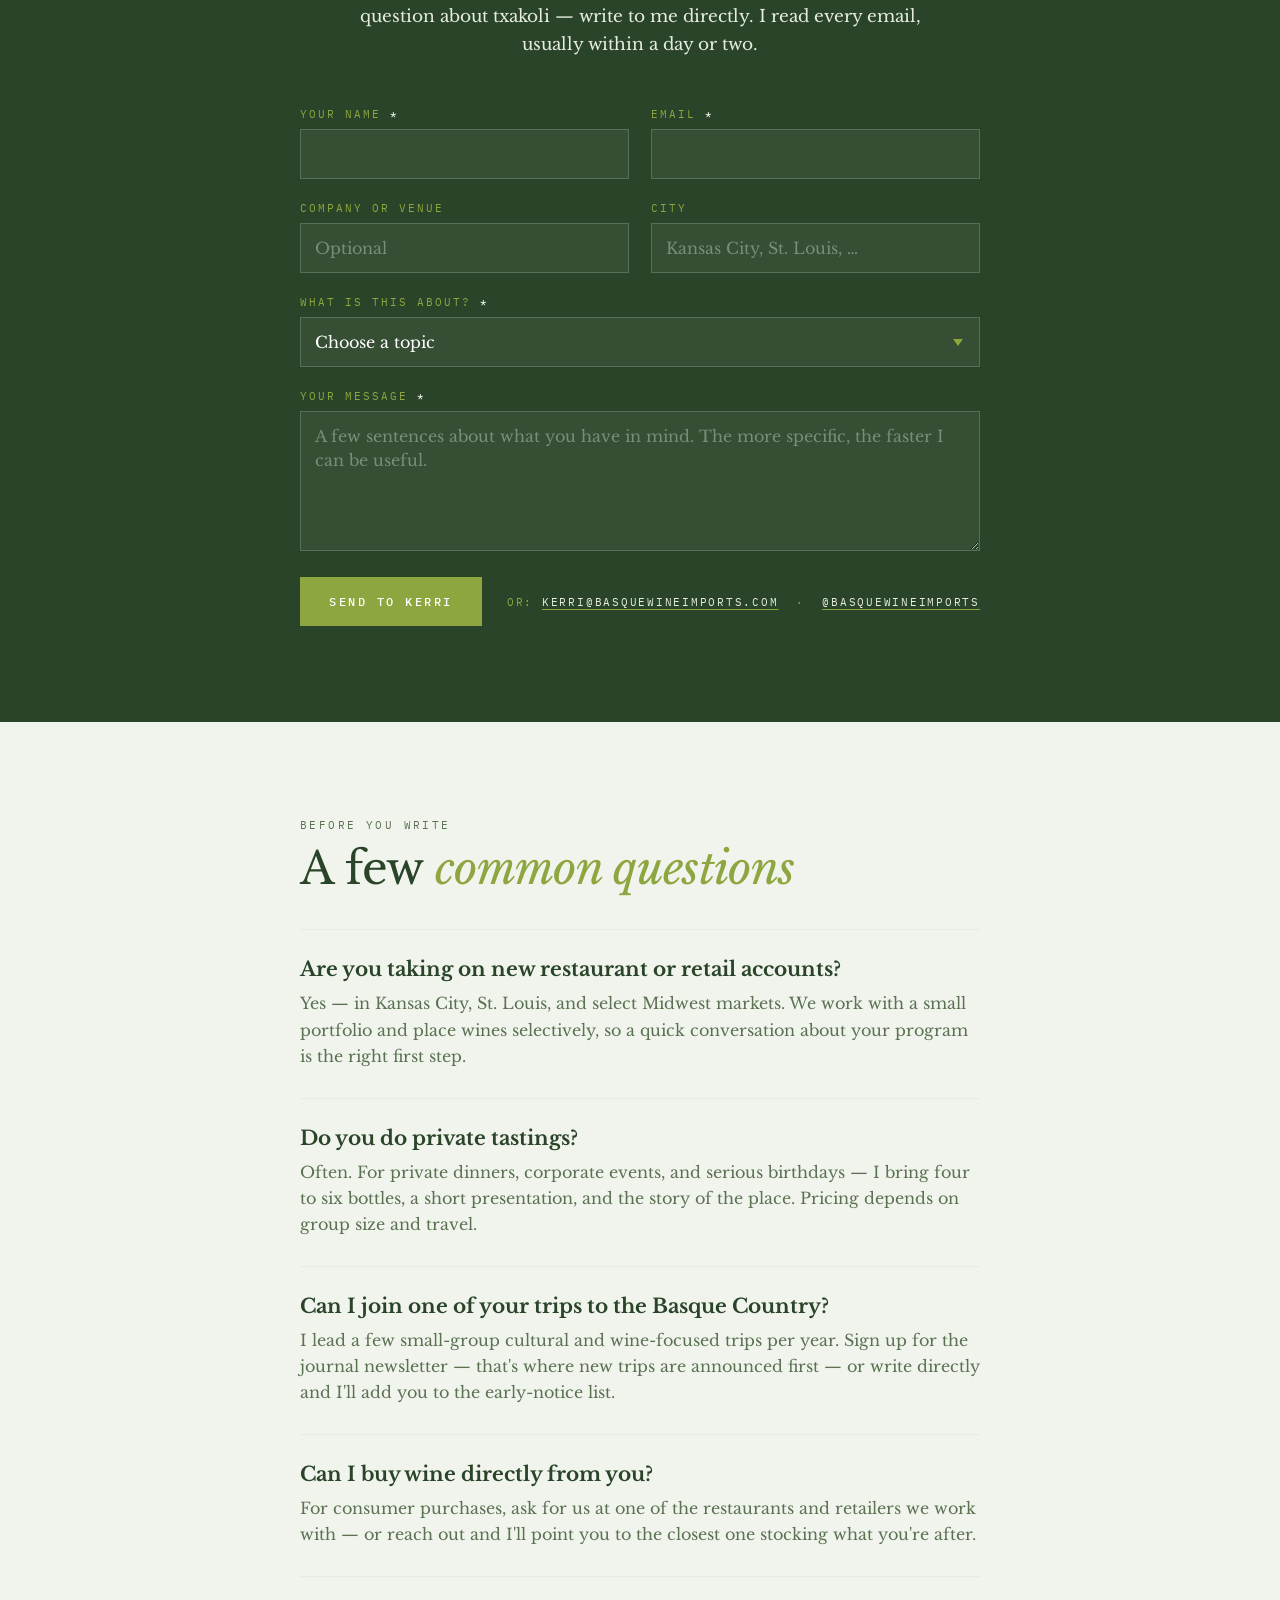
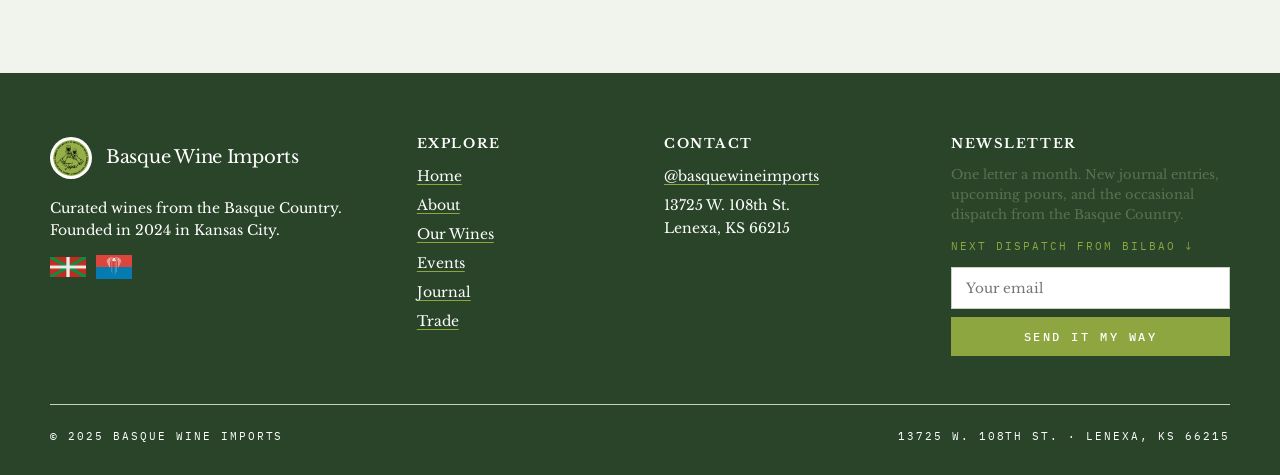
<file: about.html>
<!doctype html>
<html lang="en">
<head>
<meta charset="utf-8" />
<meta name="viewport" content="width=device-width, initial-scale=1" />
<title>About · Basque Wine Imports</title>
<link rel="preconnect" href="https://fonts.googleapis.com" />
<link rel="preconnect" href="https://fonts.gstatic.com" crossorigin />
<link href="https://fonts.googleapis.com/css2?family=Libre+Baskerville:ital,wght@0,400;0,700;1,400&family=IBM+Plex+Mono:wght@400;500&display=swap" rel="stylesheet" />
<style>
  * { box-sizing: border-box; }
  body { margin: 0; font-family: "Libre Baskerville", Georgia, serif; background: #FFFFFF; color: #2A4429; }
  .wrap { max-width: 1180px; margin: 0 auto; padding: 0 40px; }
  .wrap-narrow { max-width: 760px; margin: 0 auto; padding: 0 40px; }
  .page-section { padding: 80px 0; }
  .btn:not(.btn--tertiary) { white-space: nowrap; }
  .btn--tertiary { white-space: nowrap; }
  .nav-item a { white-space: nowrap; }

  /* About hero */
  .about-hero {
    display: grid;
    grid-template-columns: 1fr 1.1fr;
    align-items: stretch;
    min-height: 580px;
  }
  .about-hero .portrait {
    background: #E6ECE0 center/cover;
  }
  .about-hero .copy {
    padding: 96px 64px;
    display: flex;
    flex-direction: column;
    justify-content: center;
  }
  .about-hero .copy code {
    display: block;
    margin-bottom: 22px;
    font-family: "IBM Plex Mono", monospace;
    font-size: 11px; letter-spacing: 0.22em; text-transform: uppercase;
    color: #5A7152;
  }
  .about-hero h1 {
    margin: 0 0 28px;
    font-size: 48px;
    line-height: 1.05;
  }
  .about-hero h1 em { color: #2A4429; font-style: italic; }
  .about-hero .roles {
    font-family: "IBM Plex Mono", monospace;
    font-size: 12px; letter-spacing: 0.18em; text-transform: uppercase;
    color: #5A7152;
    line-height: 1.7;
  }

  /* Story */
  .story p { font-size: 17px; line-height: 1.8; margin: 0 0 22px; }
  .story h3 {
    font-size: 26px;
    margin: 56px 0 16px;
  }
  .story .first-letter::first-letter {
    font-family: "Libre Baskerville", Georgia, serif;
    font-size: 72px;
    float: left;
    line-height: 0.85;
    padding: 6px 10px 0 0;
    color: #2A4429;
  }
  .pull {
    font-family: "Libre Baskerville", Georgia, serif;
    font-style: italic;
    font-size: 28px;
    line-height: 1.4;
    color: #2A4429;
    border-left: 3px solid #8DA63F;
    padding-left: 28px;
    margin: 48px 0;
  }

  /* Credentials strip */
  .creds {
    background: #F1F4ED;
    padding: 72px 0;
  }
  .creds-grid {
    display: grid;
    grid-template-columns: repeat(4, 1fr);
    gap: 32px;
  }
  .cred {
    border-top: 1px solid #D9E0D3;
    padding-top: 20px;
  }
  .cred .label {
    font-family: "IBM Plex Mono", monospace;
    font-size: 10px; letter-spacing: 0.2em; text-transform: uppercase;
    color: #5A7152;
    margin-bottom: 10px;
  }
  .cred .value {
    font-family: "Libre Baskerville", Georgia, serif;
    font-size: 19px;
    line-height: 1.4;
    color: #2A4429;
  }
  .cred .value em { color: #2A4429; }

  /* Logo story */
  .logo-story {
    display: grid;
    grid-template-columns: 1fr 1.3fr;
    gap: 72px;
    align-items: center;
  }
  .logo-story .logo-wrap {
    aspect-ratio: 1/1;
    background: #2A4429;
    display: flex;
    align-items: center;
    justify-content: center;
  }
  .logo-story .logo-wrap img {
    width: 70%;
  }

  /* What I do */
  .what-i-do {
    display: grid;
    grid-template-columns: repeat(3, 1fr);
    gap: 48px;
  }
  .what-card .num {
    font-family: "IBM Plex Mono", monospace;
    font-size: 12px; letter-spacing: 0.22em; text-transform: uppercase;
    color: #8DA63F;
    margin-bottom: 14px;
  }
  .what-card h3 { margin: 0 0 12px; font-size: 24px; }
  .what-card p { margin: 0; font-size: 16px; line-height: 1.65; color: #5A7152; }

  /* Contact form (dark variant on green hero) */
  .contact-form-dark .form-group { margin-bottom: 22px; text-align: left; }
  .contact-form-dark .form-group label {
    display: block;
    font-family: "IBM Plex Mono", monospace;
    font-size: 11px;
    letter-spacing: 0.18em;
    text-transform: uppercase;
    color: #8DA63F;
    margin-bottom: 8px;
  }
  .contact-form-dark .form-group .required { color: #FFFFFF; }
  .contact-form-dark .form-group input[type="text"],
  .contact-form-dark .form-group input[type="email"],
  .contact-form-dark .form-group select,
  .contact-form-dark .form-group textarea {
    width: 100%;
    font-family: "Libre Baskerville", Georgia, serif;
    font-size: 16px;
    line-height: 1.5;
    color: #FFFFFF;
    background: rgba(255,255,255,0.05);
    border: 1px solid rgba(255,255,255,0.18);
    padding: 12px 14px;
    border-radius: 0;
    outline: none;
    transition: border-color .15s ease, background-color .15s ease;
  }
  .contact-form-dark .form-group input::placeholder,
  .contact-form-dark .form-group textarea::placeholder { color: rgba(230, 236, 224, 0.4); }
  .contact-form-dark .form-group input:focus,
  .contact-form-dark .form-group select:focus,
  .contact-form-dark .form-group textarea:focus {
    border-color: #8DA63F;
    background: rgba(255,255,255,0.08);
  }
  .contact-form-dark .form-group textarea {
    min-height: 140px;
    resize: vertical;
  }
  .contact-form-dark .form-group select {
    appearance: none;
    -webkit-appearance: none;
    background-image: url("data:image/svg+xml;utf8,<svg xmlns='http://www.w3.org/2000/svg' width='12' height='8' viewBox='0 0 12 8'><path fill='%238DA63F' d='M6 8L0 0h12z'/></svg>");
    background-repeat: no-repeat;
    background-position: right 16px center;
    background-size: 10px;
    padding-right: 40px;
  }
  .contact-form-dark .form-group select option { background: #2A4429; color: #FFFFFF; }
  .contact-form-dark .form-row-2 { display: grid; grid-template-columns: 1fr 1fr; gap: 22px; }
  .contact-form-dark .form-foot {
    display: flex;
    align-items: center;
    justify-content: space-between;
    gap: 24px;
    margin-top: 12px;
    flex-wrap: wrap;
  }
  .contact-form-dark .form-foot .privacy {
    font-family: "IBM Plex Mono", monospace;
    font-size: 11px;
    letter-spacing: 0.16em;
    text-transform: uppercase;
    color: #8DA63F;
  }

  /* FAQ */
  .faq-item {
    border-top: 1px solid #E6ECE0;
    padding: 28px 0;
  }
  .faq-item:last-child { border-bottom: 1px solid #E6ECE0; }
  .faq-item h4 { font-size: 20px; margin: 0 0 10px; }
  .faq-item p { margin: 0; font-size: 16px; line-height: 1.65; color: #5A7152; }
</style>
<link rel="stylesheet" href="styles.css" />
</head>
<body>

<div class="announcement-bar">
  <div class="wrap"><p style="margin:0; padding: 12px 0; text-align:center;"><a href="blog.html#post-trip-2027" style="color: inherit; text-decoration: none; display: block;">The 2027 Basque Country Experience · Spaces are Limited — Reserve Your Seat</a></p></div>
</div>

<!-- ============ Header ============ -->
<header class="header">
  <div class="wrap" style="display:flex; align-items:center; justify-content:space-between; padding-top: 22px; padding-bottom: 22px;">
    <div style="display:flex; align-items:center; gap: 14px;">
      <img src="assets/topa-logo.webp" alt="" style="width:52px; height:52px;" />
      <h2 class="site-title" style="margin:0; font-size: 22px;"><a href="index.html" style="text-decoration:none;">Basque Wine Imports</a></h2>
    </div>
    <nav style="display:flex; gap: 28px; flex-wrap: nowrap;">
      <div class="nav-item"><a href="index.html">Home</a></div>
      <div class="nav-item nav-item--active"><a href="about.html">About</a></div>
      <div class="nav-item"><a href="wines.html">Our Wines</a></div>
      <div class="nav-item"><a href="events.html">Events</a></div>
      <div class="nav-item"><a href="blog.html">Journal</a></div>
      <div class="nav-item"><a href="trade.html">Trade</a></div>
    </nav>
  </div>
</header>

<!-- ============ Hero ============ -->
<section class="about-hero">
  <div class="portrait" style="background-image: url('assets/kerri-lesh.png'); background-position: center top;"></div>
  <div class="copy">
    <code>About · Founder &amp; importer</code>
    <h1 style="white-space: nowrap;">Hello, I'm <em>Kerri Lesh</em></h1>
    <p style="font-size: 19px; line-height: 1.65; color: #2A4429; margin: 0 0 28px;">A cultural anthropologist dedicated to sharing the history, language, and flavors of the Basque Country — one bottle at a time.</p>
    <p class="roles">
      Founder, Basque Wine Imports<br/>
      PhD, Basque Studies · University of Nevada, Reno<br/>
      Certified Specialist of Wine<br/>
      Travel expert &amp; college adjunct instructor
    </p>
  </div>
</section>

<!-- ============ Story ============ -->
<section class="page-section story">
  <div class="wrap-narrow">
    <code style="display:block; margin-bottom: 18px; font-family: 'IBM Plex Mono', monospace; font-size: 11px; letter-spacing: 0.22em; text-transform: uppercase; color: #5A7152;">The long way around</code>
    <h2 style="margin: 0 0 36px; white-space: nowrap;">From Zaragoza to <em>Kansas City</em></h2>

    <p class="first-letter">My fascination with the Basque Country began early, during a high-school trip to Spain when I stayed near Zaragoza. It was there that I first learned about Spain's autonomous communities and discovered one in particular whose people spoke a language isolate — <em>Euskara</em>. The Basque language has no known relatives. It is not Indo-European. Linguists have spent two hundred years trying to place it, and have given up.</p>

    <p>That initial spark stayed with me through a semester abroad in Granada and later while working in the wine industry in Austin, Texas. With the guidance of an inspiring wine manager and access to an excellent education program, I tasted my first Basque wine — Txakoli — and was, immediately, obsessed.</p>

    <p class="pull">"There are easier wines to fall in love with. There are not many more interesting ones."</p>

    <h3>The PhD years</h3>

    <p>Driven by a growing passion for the language, I pursued and earned a PhD in Basque Studies–Anthropology at the University of Nevada, Reno — one of the few places in North America where you can do serious academic work on the region. My studies let me explore Basque language, culture, and foodways from every angle. I also had the chance to study at a <em>barnetegi</em> — a Basque-language immersion boarding school where students live and learn Euskara around the clock for intensive periods — for three months the year before conducting fieldwork.</p>

    <p>It changed everything. Living inside the language — not just studying it — let me understand how it shapes the culture around it. The way Basques talk about wine, food, family, work, the sea: all of it sits on top of a vocabulary that has been around longer than Latin. You can't translate that. You can only point at it.</p>

    <h3>Coming home</h3>

    <p>During Covid, I returned to Kansas City, where I was born. It was supposed to be temporary. But the longer I spent here, the more I realized that the city was the perfect place to share the wines I had spent fifteen years getting to know — wines that were largely unknown to American consumers, sold mostly to a small circle of restaurants in New York and the Bay Area, and never to the middle of the country.</p>

    <p>I wanted to create opportunities for people here to learn about this culturally rich region the way I had: not just through a tasting note, but through history, language, and tradition. Through the people who made the wines. Through the towns the wines came from.</p>

    <h3>Topa</h3>

    <p>In 2025, I partnered with a Basque branding and design company I'd worked with previously to create a logo for what would become Basque Wine Imports — formally, <em>Topa Wine Imports, LLC</em>. The design incorporates the <em>ikurriña</em> — the Basque flag — around the border, and features the Basque word <strong>"Topa,"</strong> meaning <em>"Cheers!"</em></p>

    <p>It's a small thing, but it matters. The wines deserve a label that honors where they come from. So does the language.</p>

    <p>Alongside running Basque Wine Imports, I continue to teach as a college adjunct instructor and lead cultural and wine-focused travel experiences for groups from the U.S. Whether I'm in a Kansas City wine bar, a classroom in Reno, a Bilbao cellar, or a pintxos crawl through San Sebastián — I bring a blend of academic insight, enthusiasm, and genuine love for connecting people to the stories, traditions, and gastronomy of the Basque Country.</p>

    <p>That's the long version. The short version is: I went to the Basque Country, fell in love, and brought some of it home.</p>
  </div>
</section>

<!-- ============ Credentials ============ -->
<section class="creds">
  <div class="wrap">
    <code style="display:block; margin-bottom: 28px; font-family: 'IBM Plex Mono', monospace; font-size: 11px; letter-spacing: 0.22em; text-transform: uppercase; color: #5A7152;">The credentials</code>
    <div class="creds-grid">
      <div class="cred">
        <div class="label">Doctorate</div>
        <div class="value">PhD, Basque Studies <em>– Anthropology</em><br/>University of Nevada, Reno</div>
      </div>
      <div class="cred">
        <div class="label">Wine</div>
        <div class="value">Certified Specialist of Wine <em>(CSW)</em><br/>Society of Wine Educators</div>
      </div>
      <div class="cred">
        <div class="label">Language</div>
        <div class="value">Conversational Euskara<br/><em>3-month immersion · barnetegi</em></div>
      </div>
      <div class="cred">
        <div class="label">Teaching</div>
        <div class="value">College adjunct instructor<br/><em>Basque culture, wine, travel</em></div>
      </div>
    </div>
  </div>
</section>

<!-- ============ Logo story ============ -->
<section class="page-section">
  <div class="wrap">
    <div class="logo-story">
      <div class="logo-wrap">
        <img src="assets/topa-logo.webp" alt="The Topa logo — a circle bordered by the Basque ikurriña with the word Topa at the center" />
      </div>
      <div>
        <code style="display:block; margin-bottom: 18px; font-family: 'IBM Plex Mono', monospace; font-size: 11px; letter-spacing: 0.22em; text-transform: uppercase; color: #5A7152;">The mark</code>
        <h2 style="margin: 0 0 22px;">A word that means <em>cheers</em></h2>
        <p style="font-size: 17px; line-height: 1.7; color: #2A4429; margin: 0 0 18px;">The logo was designed in 2025 by a Basque branding studio I'd worked with previously. The border is the <em>ikurriña</em> — the Basque flag, designed in 1894 by Sabino Arana, and one of the most quietly powerful national symbols in Europe. At the center is the Basque word <strong>Topa</strong>: a toast, a greeting, a small piece of a language no one else in the world speaks.</p>
        <p style="font-size: 17px; line-height: 1.7; color: #5A7152; margin: 0;">The full legal name of the company is Topa Wine Imports, LLC. We do business as Basque Wine Imports — but the spirit of the mark is the toast. Pour something, say <em>Topa</em>, and mean it.</p>
      </div>
    </div>
  </div>
</section>

<!-- ============ What I do today ============ -->
<section class="page-section" style="background: #F1F4ED;">
  <div class="wrap">
    <div style="margin-bottom: 48px; max-width: 56ch;">
      <code style="display:block; margin-bottom: 12px; font-family: 'IBM Plex Mono', monospace; font-size: 11px; letter-spacing: 0.22em; text-transform: uppercase; color: #5A7152;">What I do now</code>
      <h2 style="margin: 0; white-space: nowrap;">Three jobs, <em>one subject</em></h2>
    </div>
    <div class="what-i-do">
      <div class="what-card">
        <div class="num">01 · Importer</div>
        <h3>Basque Wine Imports</h3>
        <p>The day job. Two producers, six bottles, a small but growing list of restaurants and retailers in Kansas City and St. Louis. I curate the portfolio, run the public tastings, and pour at most of them myself.</p>
      </div>
      <div class="what-card">
        <div class="num">02 · Educator</div>
        <h3>College adjunct &amp; lecturer</h3>
        <p>I continue to teach courses on Basque culture, language, and foodways as a college adjunct instructor — and lead occasional guest lectures at wine programs and culinary schools across the Midwest.</p>
      </div>
      <div class="what-card">
        <div class="num">03 · Travel guide</div>
        <h3>Cultural &amp; wine travel</h3>
        <p>Several times a year, I lead small-group cultural and wine-focused travel experiences for U.S. visitors to the Basque Country — vineyard visits, pintxos crawls, language basics, and the towns most tour books don't get to.</p>
      </div>
    </div>
  </div>
</section>

<!-- ============ Contact form (replaces the CTA — was a separate Contact page) ============ -->
<section id="contact" class="page-section" style="background: #2A4429; color: #FFFFFF;">
  <div class="wrap-narrow" style="text-align: center;">
    <code style="display:block; margin-bottom: 14px; color: #8DA63F; font-family: 'IBM Plex Mono', monospace; font-size: 11px; letter-spacing: 0.22em; text-transform: uppercase;">Get in touch</code>
    <h2 style="color: #FFFFFF; margin: 0 0 18px;">Pour something, say <em style="color: #8DA63F;">Topa</em></h2>
    <p style="font-size: 17px; line-height: 1.65; color: #E6ECE0; max-width: 52ch; margin: 0 auto 48px;">For restaurants, retailers, private tastings, travel inquiries, or just a question about txakoli — write to me directly. I read every email, usually within a day or two.</p>
  </div>

  <div class="wrap-narrow">
    <form action="mailto:kerri@basquewineimports.com" method="post" enctype="text/plain" class="contact-form-dark">
      <div class="form-row-2">
        <div class="form-group">
          <label for="c-name">Your name <span class="required">*</span></label>
          <input id="c-name" name="name" type="text" required />
        </div>
        <div class="form-group">
          <label for="c-email">Email <span class="required">*</span></label>
          <input id="c-email" name="email" type="email" required />
        </div>
      </div>

      <div class="form-row-2">
        <div class="form-group">
          <label for="c-company">Company or venue</label>
          <input id="c-company" name="company" type="text" placeholder="Optional" />
        </div>
        <div class="form-group">
          <label for="c-city">City</label>
          <input id="c-city" name="city" type="text" placeholder="Kansas City, St. Louis, …" />
        </div>
      </div>

      <div class="form-group">
        <label for="c-topic">What is this about? <span class="required">*</span></label>
        <select id="c-topic" name="topic" required>
          <option value="">Choose a topic</option>
          <option value="restaurant">Restaurant or retail inquiry</option>
          <option value="private">Private tasting or wine dinner</option>
          <option value="travel">Travel — Basque Country experiences</option>
          <option value="press">Press, podcast, or interview</option>
          <option value="speaking">Speaking or guest lecture</option>
          <option value="general">Something else</option>
        </select>
      </div>

      <div class="form-group">
        <label for="c-message">Your message <span class="required">*</span></label>
        <textarea id="c-message" name="message" required placeholder="A few sentences about what you have in mind. The more specific, the faster I can be useful."></textarea>
      </div>

      <div class="form-foot">
        <button class="btn btn--primary btn--medium" type="submit">Send to Kerri</button>
        <span class="privacy">Or: <a href="mailto:kerri@basquewineimports.com" style="color:#E6ECE0;">kerri@basquewineimports.com</a> &nbsp;·&nbsp; <a href="http://instagram.com/basquewineimports" style="color:#E6ECE0;">@basquewineimports</a></span>
      </div>
    </form>
  </div>
</section>

<!-- ============ FAQ ============ -->
<section class="page-section" style="background: #F1F4ED;">
  <div class="wrap-narrow">
    <code style="display:block; margin-bottom: 12px; font-family: 'IBM Plex Mono', monospace; font-size: 11px; letter-spacing: 0.22em; text-transform: uppercase; color: #5A7152;">Before you write</code>
    <h2 style="margin: 0 0 36px;">A few <em>common questions</em></h2>

    <div class="faq-item">
      <h4>Are you taking on new restaurant or retail accounts?</h4>
      <p>Yes — in Kansas City, St. Louis, and select Midwest markets. We work with a small portfolio and place wines selectively, so a quick conversation about your program is the right first step.</p>
    </div>

    <div class="faq-item">
      <h4>Do you do private tastings?</h4>
      <p>Often. For private dinners, corporate events, and serious birthdays — I bring four to six bottles, a short presentation, and the story of the place. Pricing depends on group size and travel.</p>
    </div>

    <div class="faq-item">
      <h4>Can I join one of your trips to the Basque Country?</h4>
      <p>I lead a few small-group cultural and wine-focused trips per year. Sign up for the journal newsletter — that's where new trips are announced first — or write directly and I'll add you to the early-notice list.</p>
    </div>

    <div class="faq-item">
      <h4>Can I buy wine directly from you?</h4>
      <p>For consumer purchases, ask for us at one of the restaurants and retailers we work with — or reach out and I'll point you to the closest one stocking what you're after.</p>
    </div>
  </div>
</section>

<!-- ============ Footer ============ -->
<footer class="site-footer">
  <div class="wrap" style="padding: 64px 0 32px;">
    <div style="display:grid; grid-template-columns: 1.6fr 1fr 1.2fr 1.4fr; gap: 48px; align-items: start;">
      <div>
        <div style="display:flex; align-items:center; gap: 14px; margin-bottom: 18px;">
          <img src="assets/topa-logo.webp" alt="" style="width:42px; height:42px; background:#FFFFFF; border-radius: 999px; padding: 3px;" />
          <h3 style="font-size: 18px; margin: 0; white-space: nowrap;">Basque Wine Imports</h3>
        </div>
        <p style="font-size: 14px; line-height: 1.6; max-width: 38ch;">Curated wines from the Basque Country. Founded in 2024 in Kansas City.</p>
        <div style="display: flex; gap: 10px; align-items: center; margin-top: 14px;">
          <img src="assets/basque-flag.png" alt="Ikurriña — Basque flag" title="Topa — a nod to the Basque Country" style="width: 36px; height: auto; display: block; opacity: 0.9;" />
          <img src="assets/kc-flag.png" alt="Kansas City flag" title="Home base — Kansas City" style="width: 36px; height: auto; display: block; opacity: 0.9;" />
        </div>
      </div>
      <div>
        <h4 style="font-size: 13px; margin: 0 0 14px; letter-spacing: 0.12em; text-transform: uppercase;">Explore</h4>
        <p style="margin: 6px 0; font-size: 14px;"><a href="index.html">Home</a></p>
        <p style="margin: 6px 0; font-size: 14px;"><a href="about.html">About</a></p>
        <p style="margin: 6px 0; font-size: 14px;"><a href="wines.html">Our Wines</a></p>
        <p style="margin: 6px 0; font-size: 14px;"><a href="events.html">Events</a></p>
        <p style="margin: 6px 0; font-size: 14px;"><a href="blog.html">Journal</a></p>
        <p style="margin: 6px 0; font-size: 14px;"><a href="trade.html">Trade</a></p>
      </div>
      <div>
        <h4 style="font-size: 13px; margin: 0 0 14px; letter-spacing: 0.12em; text-transform: uppercase;">Contact</h4>
        <p style="margin: 6px 0; font-size: 14px;"><a href="http://instagram.com/basquewineimports">@basquewineimports</a></p>
        <p style="margin: 6px 0; font-size: 14px;">13725 W. 108th St.<br/>Lenexa, KS 66215</p>
      </div>
      <div>
        <h4 style="font-size: 13px; margin: 0 0 14px; letter-spacing: 0.12em; text-transform: uppercase;">Newsletter</h4>
        <p style="font-size: 13px; line-height: 1.55; margin: 0 0 12px; color:#5A7152;">One letter a month. New journal entries, upcoming pours, and the occasional dispatch from the Basque Country.</p>
        <p style="font-family:'IBM Plex Mono', monospace; font-size: 11px; letter-spacing: 0.18em; text-transform: uppercase; color:#8DA63F; margin: 0 0 12px;">Next dispatch from Bilbao &darr;</p>
        <div class="form-wrapper newsletter-form">
          <div style="display:flex; flex-direction: column; gap: 8px;">
            <input class="newsletter-input" type="email" placeholder="Your email" style="width:100%; padding: 0.7rem 0.85rem !important; font-size: 0.85rem !important;" />
            <button class="btn btn--primary btn--small" type="button" style="padding: 0.7rem 1rem !important;">Send it my way</button>
          </div>
        </div>
      </div>
    </div>
    <hr style="margin: 48px 0 24px;" />
    <div style="display:flex; justify-content: space-between; font-family: 'IBM Plex Mono', monospace; font-size: 11px; letter-spacing:0.18em; text-transform: uppercase;">
      <span>© 2025 Basque Wine Imports</span>
      <span>13725 W. 108th St. · Lenexa, KS 66215</span>
    </div>
  </div>
</footer>

</body>
</html>
</file>
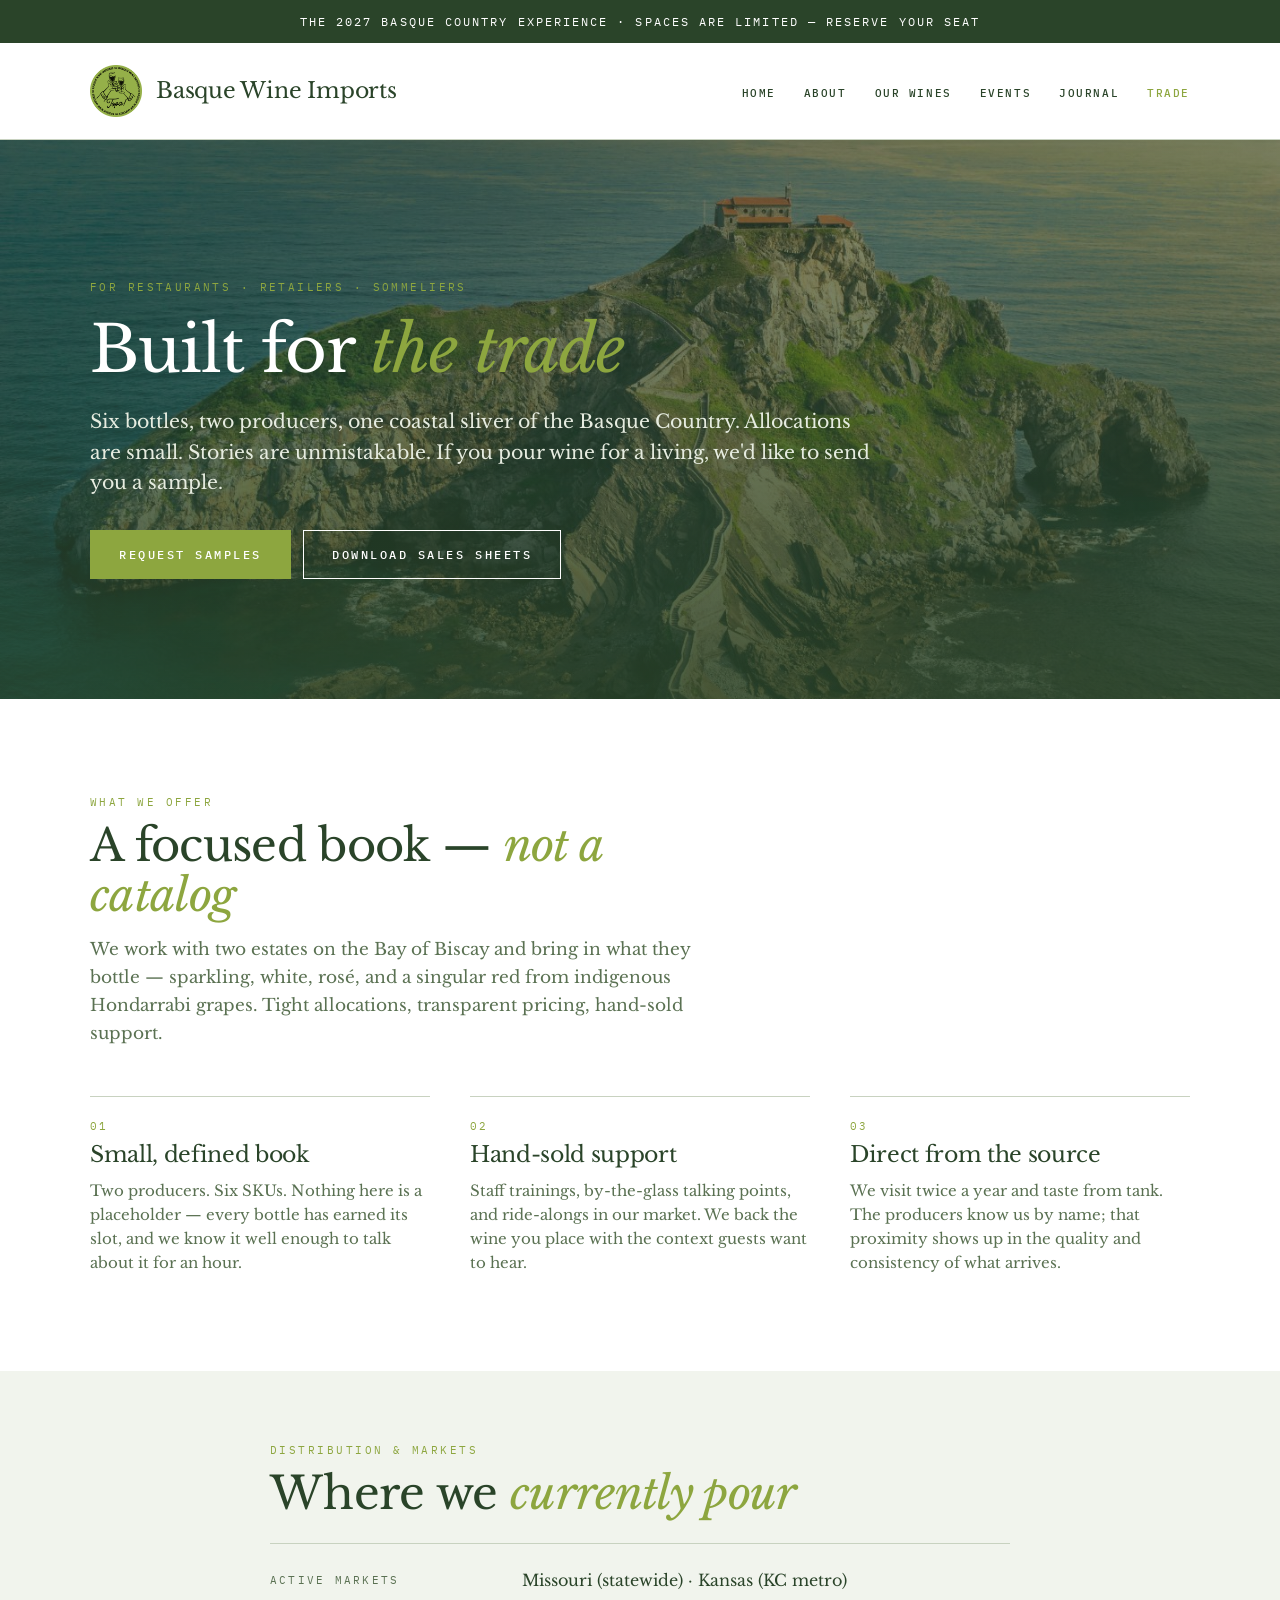
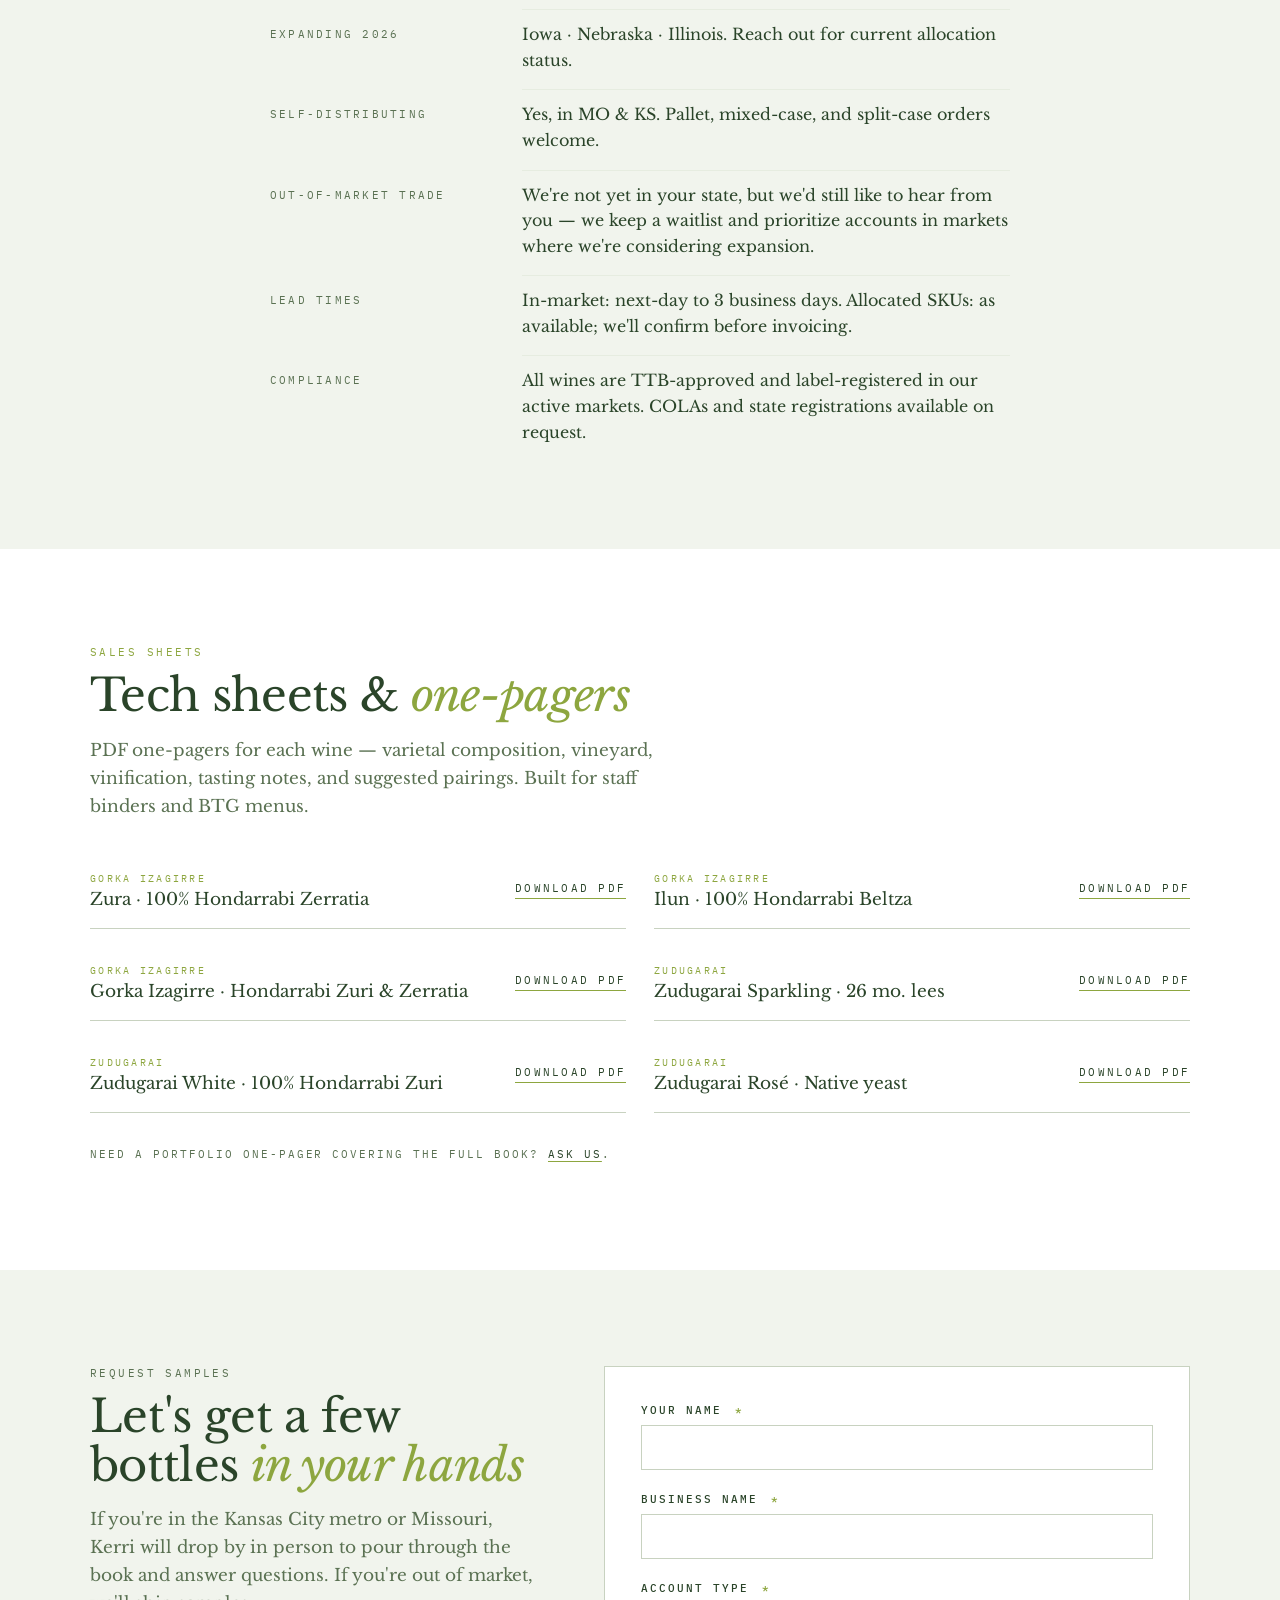
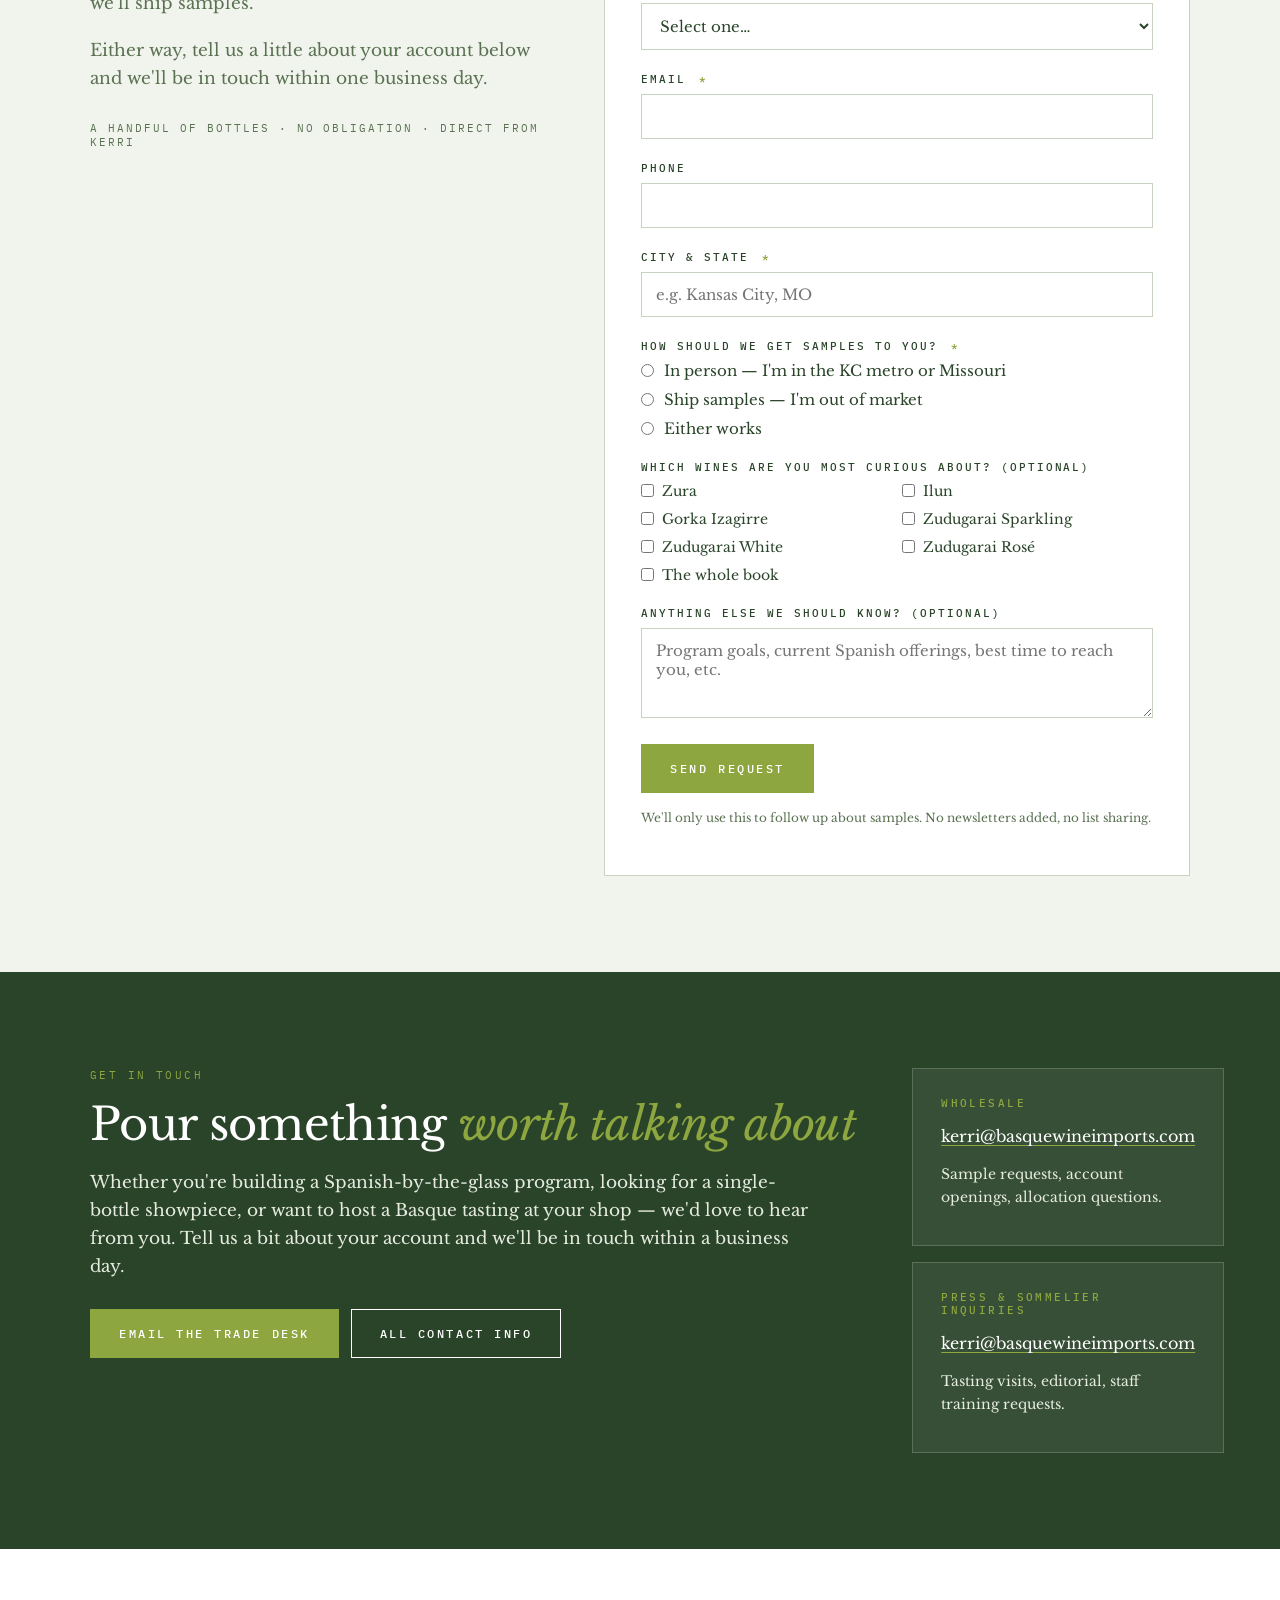
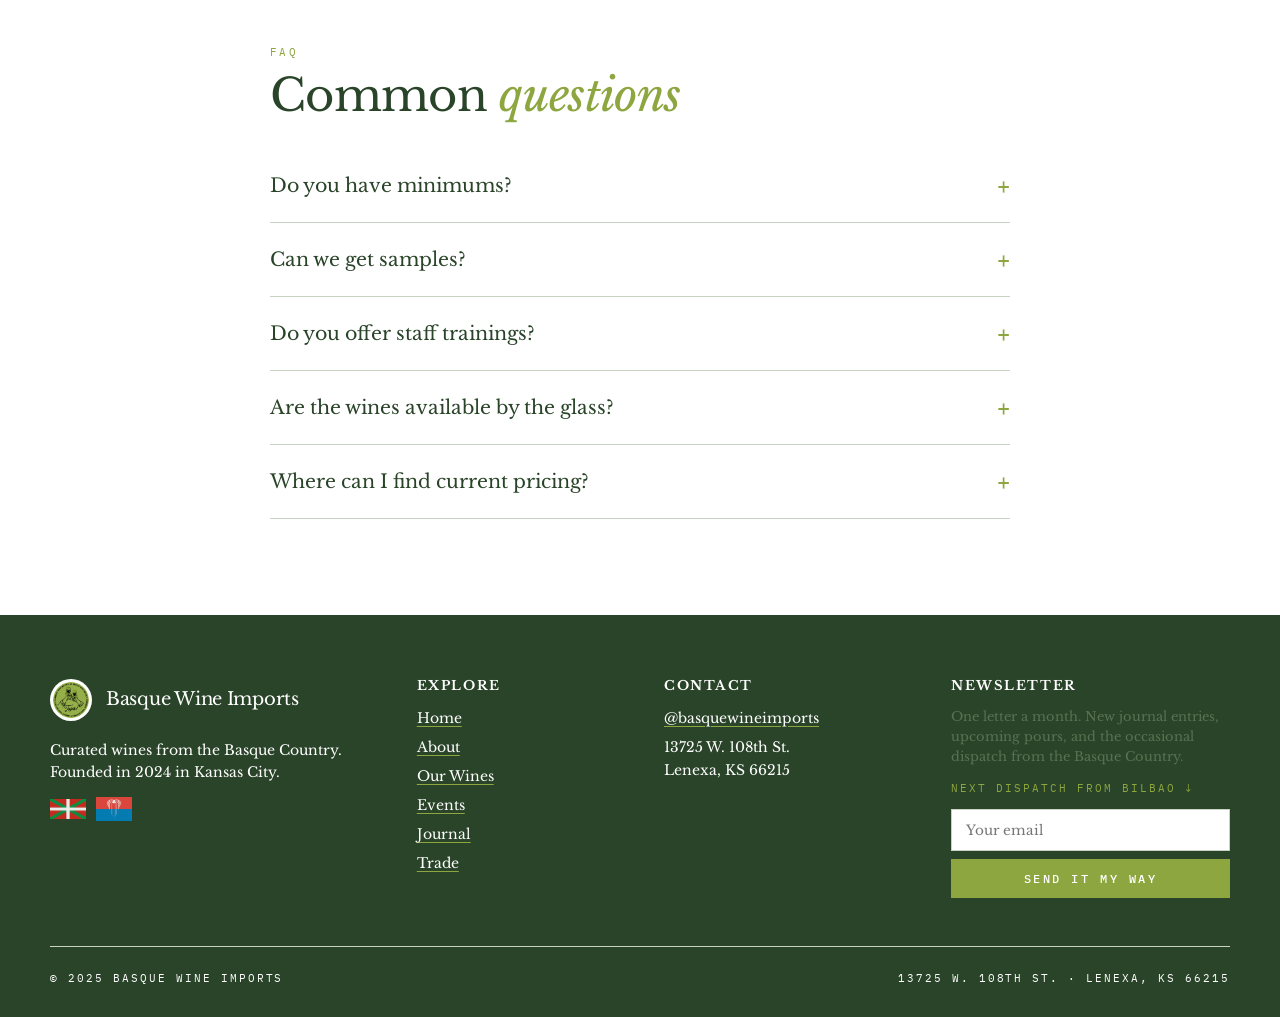
<file: trade.html>
<!doctype html>
<html lang="en">
<head>
<meta charset="utf-8" />
<meta name="viewport" content="width=device-width, initial-scale=1" />
<title>Trade · Basque Wine Imports</title>
<link rel="preconnect" href="https://fonts.googleapis.com" />
<link rel="preconnect" href="https://fonts.gstatic.com" crossorigin />
<link href="https://fonts.googleapis.com/css2?family=Libre+Baskerville:ital,wght@0,400;0,700;1,400&family=IBM+Plex+Mono:wght@400;500&display=swap" rel="stylesheet" />
<style>
  * { box-sizing: border-box; }
  body { margin: 0; font-family: "Libre Baskerville", Georgia, serif; background: #FFFFFF; color: #2A4429; }
  .wrap { max-width: 1180px; margin: 0 auto; padding: 0 40px; }
  .wrap-narrow { max-width: 820px; margin: 0 auto; padding: 0 40px; }
  .page-section { padding: 96px 0; }
  .btn:not(.btn--tertiary) { white-space: nowrap; }
  .btn--tertiary { white-space: nowrap; }
  .nav-item a { white-space: nowrap; }

  /* Trade hero */
  .trade-hero {
    background:
      linear-gradient(180deg, rgba(42,68,41,0.55) 0%, rgba(42,68,41,0.85) 100%),
      url('assets/gaztelugatxe.jpg') center/cover;
    color: #FFFFFF;
    padding: 140px 0 120px;
  }
  .trade-hero code { color: #8DA63F; display: block; margin-bottom: 22px; font-family: "IBM Plex Mono", monospace; font-size: 11px; letter-spacing: 0.22em; text-transform: uppercase; }
  .trade-hero h1 { color: #FFFFFF; font-size: clamp(2.5rem, 5vw, 4rem); margin: 0 0 24px; line-height: 1.05; max-width: 18ch; }
  .trade-hero h1 em { color: #8DA63F; font-style: italic; }
  .trade-hero p { font-size: 19px; line-height: 1.6; color: #E6ECE0; margin: 0 0 32px; max-width: 56ch; }

  /* Offer grid */
  .offer-grid { display: grid; grid-template-columns: repeat(3, 1fr); gap: 40px; margin-top: 48px; }
  .offer-grid .item { border-top: 1px solid #C8D2C0; padding-top: 22px; }
  .offer-grid .item code { display: block; margin-bottom: 10px; }
  .offer-grid .item h3 { font-size: 22px; margin: 0 0 12px; }
  .offer-grid .item p { font-size: 15px; line-height: 1.6; color: #5A7152; margin: 0; }

  /* Sales sheets */
  .sheet-list { display: grid; grid-template-columns: repeat(2, 1fr); gap: 16px 28px; margin-top: 32px; }
  .sheet-row {
    display: flex; align-items: center; justify-content: space-between;
    padding: 18px 0; border-bottom: 1px solid #C8D2C0; gap: 16px;
  }
  .sheet-row .meta { display: flex; flex-direction: column; gap: 4px; }
  .sheet-row .meta code { font-size: 0.65rem; }
  .sheet-row .meta strong { font-weight: 400; font-size: 17px; }
  .sheet-row a {
    font-family: "IBM Plex Mono", monospace; font-size: 0.7rem;
    letter-spacing: 0.2em; text-transform: uppercase; color: #2A4429;
    white-space: nowrap; text-decoration: none; padding-bottom: 3px;
    border-bottom: 1px solid #8DA63F;
  }
  .sheet-row a:hover { color: #8DA63F; }

  /* Distribution table */
  .dist {
    display: grid; grid-template-columns: 220px 1fr; gap: 12px 32px;
    font-size: 16px; line-height: 1.6;
    border-top: 1px solid #C8D2C0; padding-top: 24px;
  }
  .dist dt {
    font-family: "IBM Plex Mono", monospace; font-size: 0.7rem;
    letter-spacing: 0.2em; text-transform: uppercase; color: #5A7152;
    padding-top: 4px;
  }
  .dist dd { margin: 0; padding-bottom: 16px; border-bottom: 1px solid #E6ECE0; }
  .dist dd:last-of-type { border-bottom: none; }

  /* Contact CTA */
  .trade-contact { background: #2A4429; color: #FFFFFF; }
  .trade-contact code { color: #8DA63F; display: block; margin-bottom: 18px; font-family: "IBM Plex Mono", monospace; font-size: 11px; letter-spacing: 0.22em; text-transform: uppercase; }
  .trade-contact h2 { color: #FFFFFF; margin: 0 0 20px; }
  .trade-contact h2 em { color: #8DA63F; font-style: italic; }
  .trade-contact p { font-size: 17px; line-height: 1.65; color: #E6ECE0; margin: 0 0 28px; max-width: 60ch; }
  .contact-grid { display: grid; grid-template-columns: 1.4fr 1fr; gap: 56px; align-items: start; }
  .contact-card {
    background: rgba(255,255,255,0.06);
    border: 1px solid rgba(255,255,255,0.18);
    padding: 28px;
  }
  .contact-card h4 { font-family: "IBM Plex Mono", monospace; font-size: 11px; letter-spacing: 0.22em; text-transform: uppercase; color: #8DA63F; margin: 0 0 14px; font-weight: 500; }
  .contact-card p { margin: 0 0 8px; color: #FFFFFF; font-size: 16px; }
  .contact-card a { color: #FFFFFF; text-decoration-color: #8DA63F; }

  /* FAQ */
  .faq details {
    border-bottom: 1px solid #C8D2C0; padding: 22px 0;
  }
  .faq details summary {
    list-style: none; cursor: pointer; font-size: 19px;
    display: flex; justify-content: space-between; align-items: center;
    color: #2A4429;
  }
  .faq details summary::-webkit-details-marker { display: none; }
  .faq details summary::after {
    content: "+"; font-family: "IBM Plex Mono", monospace;
    color: #8DA63F; font-size: 22px;
  }
  .faq details[open] summary::after { content: "−"; }
  .faq details p { margin: 14px 0 0; font-size: 16px; line-height: 1.65; color: #5A7152; }

  /* Sample request form */
  .samples-form { background: #F1F4ED; }
  .samples-form .layout {
    display: grid; grid-template-columns: 1fr 1.3fr; gap: 64px; align-items: start;
  }
  .samples-form .intro h2 { margin: 0 0 16px; }
  .samples-form .intro p { font-size: 17px; line-height: 1.65; color:#5A7152; margin: 0 0 18px; max-width: 44ch; }
  .samples-form .intro .small {
    font-family: "IBM Plex Mono", monospace; font-size: 11px;
    letter-spacing: 0.18em; text-transform: uppercase; color:#5A7152;
    margin-top: 28px;
  }
  .samples-form form {
    background: #FFFFFF;
    border: 1px solid #C8D2C0;
    padding: 36px;
  }
  .samples-form .field { margin-bottom: 22px; }
  .samples-form label {
    display: block;
    font-family: "IBM Plex Mono", monospace;
    font-size: 11px; letter-spacing: 0.18em; text-transform: uppercase;
    color: #2A4429; margin-bottom: 8px; font-weight: 500;
  }
  .samples-form label .req { color: #8DA63F; margin-left: 4px; }
  .samples-form input[type="text"],
  .samples-form input[type="email"],
  .samples-form input[type="tel"],
  .samples-form textarea,
  .samples-form select {
    width: 100%;
    font-family: "Libre Baskerville", Georgia, serif;
    font-size: 15px;
    border: 1px solid #C8D2C0;
    border-radius: 0;
    background: #FFFFFF;
    color: #2A4429;
    padding: 12px 14px;
    box-shadow: none;
    outline: none;
    transition: border-color 160ms ease;
  }
  .samples-form textarea { resize: vertical; min-height: 90px; }
  .samples-form input:focus,
  .samples-form textarea:focus,
  .samples-form select:focus { border-color: #8DA63F; }
  .samples-form .radio-group {
    display: flex; flex-direction: column; gap: 10px;
    font-family: "Libre Baskerville", Georgia, serif;
    font-size: 15px; color: #2A4429;
  }
  .samples-form .radio-group label {
    font-family: "Libre Baskerville", Georgia, serif;
    font-size: 15px; letter-spacing: 0; text-transform: none;
    color: #2A4429; font-weight: 400; margin-bottom: 0;
    display: flex; align-items: center; gap: 10px; cursor: pointer;
  }
  .samples-form .radio-group input[type="radio"] {
    width: auto; margin: 0; accent-color: #8DA63F;
  }
  .samples-form .checkbox-group {
    display: grid; grid-template-columns: 1fr 1fr; gap: 10px;
    font-family: "Libre Baskerville", Georgia, serif;
    font-size: 14px; color: #2A4429;
  }
  .samples-form .checkbox-group label {
    font-family: "Libre Baskerville", Georgia, serif;
    font-size: 14px; letter-spacing: 0; text-transform: none;
    color: #2A4429; font-weight: 400; margin-bottom: 0;
    display: flex; align-items: center; gap: 8px; cursor: pointer;
  }
  .samples-form .checkbox-group input[type="checkbox"] {
    width: auto; margin: 0; accent-color: #8DA63F;
  }
  .samples-form button[type="submit"] {
    font-family: "IBM Plex Mono", monospace;
    font-weight: 500; letter-spacing: 0.22em; text-transform: uppercase;
    font-size: 0.72rem;
    background: #8DA63F; border: 1px solid #8DA63F; color: #FFFFFF;
    border-radius: 0; padding: 1rem 1.75rem; cursor: pointer;
    transition: background 160ms ease, border-color 160ms ease;
  }
  .samples-form button[type="submit"]:hover {
    background: #2A4429; border-color: #2A4429;
  }
  .samples-form .fine {
    font-size: 12px; color: #5A7152; line-height: 1.5;
    margin-top: 16px;
  }

  @media (max-width: 900px) {
    .page-section { padding: 64px 0; }
    .wrap, .wrap-narrow { padding: 0 24px; }
    .offer-grid, .sheet-list, .contact-grid { grid-template-columns: 1fr; }
    .samples-form .layout { grid-template-columns: 1fr; gap: 32px; }
    .samples-form .checkbox-group { grid-template-columns: 1fr; }
    .dist { grid-template-columns: 1fr; gap: 4px 0; }
    .dist dt { padding-top: 16px; }
  }
</style>
<link rel="stylesheet" href="styles.css" />
</head>
<body>

<!-- ============ Announcement bar ============ -->
<div class="announcement-bar">
  <div class="wrap"><p style="margin:0; padding: 12px 0; text-align:center;"><a href="blog.html#post-trip-2027" style="color: inherit; text-decoration: none; display: block;">The 2027 Basque Country Experience · Spaces are Limited — Reserve Your Seat</a></p></div>
</div>

<!-- ============ Header ============ -->
<header class="header">
  <div class="wrap" style="display:flex; align-items:center; justify-content:space-between; padding-top: 22px; padding-bottom: 22px;">
    <div style="display:flex; align-items:center; gap: 14px;">
      <img src="assets/topa-logo.webp" alt="" style="width:52px; height:52px;" />
      <h2 class="site-title" style="margin:0; font-size: 22px;"><a href="index.html" style="text-decoration:none;">Basque Wine Imports</a></h2>
    </div>
    <nav style="display:flex; gap: 28px; flex-wrap: nowrap;">
      <div class="nav-item"><a href="index.html">Home</a></div>
      <div class="nav-item"><a href="about.html">About</a></div>
      <div class="nav-item"><a href="wines.html">Our Wines</a></div>
      <div class="nav-item"><a href="events.html">Events</a></div>
      <div class="nav-item"><a href="blog.html">Journal</a></div>
      <div class="nav-item nav-item--active"><a href="trade.html">Trade</a></div>
    </nav>
  </div>
</header>

<!-- ============ Hero ============ -->
<section class="trade-hero">
  <div class="wrap">
    <code>For Restaurants · Retailers · Sommeliers</code>
    <h1>Built for <em>the trade</em></h1>
    <p>Six bottles, two producers, one coastal sliver of the Basque Country. Allocations are small. Stories are unmistakable. If you pour wine for a living, we'd like to send you a sample.</p>
    <div style="display:flex; gap: 12px; flex-wrap: wrap;">
      <a class="btn btn--primary btn--medium" href="#samples">Request samples</a>
      <a class="btn btn--secondary btn--medium" href="#sheets" style="border-color:#FFFFFF; color:#FFFFFF;">Download sales sheets</a>
    </div>
  </div>
</section>

<!-- ============ What we offer ============ -->
<section class="page-section">
  <div class="wrap">
    <div style="max-width: 56ch;">
      <code style="display:block; margin-bottom: 12px;">What we offer</code>
      <h2 style="margin: 0 0 16px;">A focused book — <em>not a catalog</em></h2>
      <p style="font-size: 17px; line-height: 1.65; color:#5A7152; margin: 0;">We work with two estates on the Bay of Biscay and bring in what they bottle — sparkling, white, rosé, and a singular red from indigenous Hondarrabi grapes. Tight allocations, transparent pricing, hand-sold support.</p>
    </div>
    <div class="offer-grid">
      <div class="item">
        <code>01</code>
        <h3>Small, defined book</h3>
        <p>Two producers. Six SKUs. Nothing here is a placeholder — every bottle has earned its slot, and we know it well enough to talk about it for an hour.</p>
      </div>
      <div class="item">
        <code>02</code>
        <h3>Hand-sold support</h3>
        <p>Staff trainings, by-the-glass talking points, and ride-alongs in our market. We back the wine you place with the context guests want to hear.</p>
      </div>
      <div class="item">
        <code>03</code>
        <h3>Direct from the source</h3>
        <p>We visit twice a year and taste from tank. The producers know us by name; that proximity shows up in the quality and consistency of what arrives.</p>
      </div>
    </div>
  </div>
</section>

<!-- ============ Distribution / market info ============ -->
<section class="page-section" style="background:#F1F4ED; padding-top: 72px; padding-bottom: 72px;">
  <div class="wrap-narrow">
    <code style="display:block; margin-bottom: 12px;">Distribution & markets</code>
    <h2 style="margin: 0 0 24px;">Where we <em>currently pour</em></h2>
    <dl class="dist">
      <dt>Active markets</dt>
      <dd>Missouri (statewide) · Kansas (KC metro)</dd>

      <dt>Expanding 2026</dt>
      <dd>Iowa · Nebraska · Illinois. Reach out for current allocation status.</dd>

      <dt>Self-distributing</dt>
      <dd>Yes, in MO &amp; KS. Pallet, mixed-case, and split-case orders welcome.</dd>

      <dt>Out-of-market trade</dt>
      <dd>We're not yet in your state, but we'd still like to hear from you — we keep a waitlist and prioritize accounts in markets where we're considering expansion.</dd>

      <dt>Lead times</dt>
      <dd>In-market: next-day to 3 business days. Allocated SKUs: as available; we'll confirm before invoicing.</dd>

      <dt>Compliance</dt>
      <dd>All wines are TTB-approved and label-registered in our active markets. COLAs and state registrations available on request.</dd>
    </dl>
  </div>
</section>

<!-- ============ Sales sheets ============ -->
<section class="page-section" id="sheets">
  <div class="wrap">
    <div style="max-width: 56ch; margin-bottom: 8px;">
      <code style="display:block; margin-bottom: 12px;">Sales sheets</code>
      <h2 style="margin: 0 0 16px;">Tech sheets &amp; <em>one-pagers</em></h2>
      <p style="font-size: 17px; line-height: 1.65; color:#5A7152; margin: 0;">PDF one-pagers for each wine — varietal composition, vineyard, vinification, tasting notes, and suggested pairings. Built for staff binders and BTG menus.</p>
    </div>

    <div class="sheet-list">

      <div class="sheet-row">
        <div class="meta">
          <code>Gorka Izagirre</code>
          <strong>Zura · 100% Hondarrabi Zerratia</strong>
        </div>
        <a href="assets/tech-sheets/Zura.pdf" target="_blank" rel="noopener">Download PDF</a>
      </div>

      <div class="sheet-row">
        <div class="meta">
          <code>Gorka Izagirre</code>
          <strong>Ilun · 100% Hondarrabi Beltza</strong>
        </div>
        <a href="assets/tech-sheets/Ilun.pdf" target="_blank" rel="noopener">Download PDF</a>
      </div>

      <div class="sheet-row">
        <div class="meta">
          <code>Gorka Izagirre</code>
          <strong>Gorka Izagirre · Hondarrabi Zuri &amp; Zerratia</strong>
        </div>
        <a href="assets/tech-sheets/Gorka-Izagirre.pdf" target="_blank" rel="noopener">Download PDF</a>
      </div>

      <div class="sheet-row">
        <div class="meta">
          <code>Zudugarai</code>
          <strong>Zudugarai Sparkling · 26 mo. lees</strong>
        </div>
        <a href="assets/tech-sheets/Zudugarai-Sparkling.pdf" target="_blank" rel="noopener">Download PDF</a>
      </div>

      <div class="sheet-row">
        <div class="meta">
          <code>Zudugarai</code>
          <strong>Zudugarai White · 100% Hondarrabi Zuri</strong>
        </div>
        <a href="assets/tech-sheets/Zudugarai-White.pdf" target="_blank" rel="noopener">Download PDF</a>
      </div>

      <div class="sheet-row">
        <div class="meta">
          <code>Zudugarai</code>
          <strong>Zudugarai Rosé · Native yeast</strong>
        </div>
        <a href="assets/tech-sheets/Zudugarai-Rose.pdf" target="_blank" rel="noopener">Download PDF</a>
      </div>

    </div>

    <p style="font-family:'IBM Plex Mono', monospace; font-size: 11px; letter-spacing: 0.18em; text-transform: uppercase; color:#5A7152; margin-top: 32px;">
      Need a portfolio one-pager covering the full book? <a href="#contact" style="color:#2A4429; text-decoration-color:#8DA63F;">Ask us</a>.
    </p>
  </div>
</section>

<!-- ============ Sample request form ============ -->
<section class="page-section samples-form" id="samples">
  <div class="wrap">
    <div class="layout">
      <div class="intro">
        <code style="display:block; margin-bottom: 12px; font-family:'IBM Plex Mono', monospace; font-size: 11px; letter-spacing: 0.22em; text-transform: uppercase; color:#5A7152;">Request samples</code>
        <h2>Let's get a few bottles <em>in your hands</em></h2>
        <p>If you're in the Kansas City metro or Missouri, Kerri will drop by in person to pour through the book and answer questions. If you're out of market, we'll ship samples.</p>
        <p>Either way, tell us a little about your account below and we'll be in touch within one business day.</p>
        <div class="small">A handful of bottles · No obligation · Direct from Kerri</div>
      </div>

      <form name="trade-samples" method="POST" data-netlify="true" netlify-honeypot="bot-field" action="/?samples=thanks">
        <input type="hidden" name="form-name" value="trade-samples" />
        <p style="display:none;"><label>Don't fill this out: <input name="bot-field" /></label></p>

        <div class="field">
          <label for="s-name">Your name <span class="req">*</span></label>
          <input type="text" id="s-name" name="name" required />
        </div>

        <div class="field">
          <label for="s-business">Business name <span class="req">*</span></label>
          <input type="text" id="s-business" name="business" required />
        </div>

        <div class="field">
          <label for="s-type">Account type <span class="req">*</span></label>
          <select id="s-type" name="account_type" required>
            <option value="">Select one…</option>
            <option>Restaurant</option>
            <option>Wine bar</option>
            <option>Retail / bottle shop</option>
            <option>Hotel / hospitality group</option>
            <option>Distributor</option>
            <option>Other</option>
          </select>
        </div>

        <div class="field">
          <label for="s-email">Email <span class="req">*</span></label>
          <input type="email" id="s-email" name="email" required />
        </div>

        <div class="field">
          <label for="s-phone">Phone</label>
          <input type="tel" id="s-phone" name="phone" />
        </div>

        <div class="field">
          <label for="s-city">City &amp; state <span class="req">*</span></label>
          <input type="text" id="s-city" name="city_state" placeholder="e.g. Kansas City, MO" required />
        </div>

        <div class="field">
          <label>How should we get samples to you? <span class="req">*</span></label>
          <div class="radio-group">
            <label><input type="radio" name="delivery" value="In person (KC metro / Missouri)" required /> In person — I'm in the KC metro or Missouri</label>
            <label><input type="radio" name="delivery" value="Ship samples (out of market)" /> Ship samples — I'm out of market</label>
            <label><input type="radio" name="delivery" value="Either works" /> Either works</label>
          </div>
        </div>

        <div class="field">
          <label>Which wines are you most curious about? (optional)</label>
          <div class="checkbox-group">
            <label><input type="checkbox" name="wines" value="Zura" /> Zura</label>
            <label><input type="checkbox" name="wines" value="Ilun" /> Ilun</label>
            <label><input type="checkbox" name="wines" value="Gorka Izagirre" /> Gorka Izagirre</label>
            <label><input type="checkbox" name="wines" value="Zudugarai Sparkling" /> Zudugarai Sparkling</label>
            <label><input type="checkbox" name="wines" value="Zudugarai White" /> Zudugarai White</label>
            <label><input type="checkbox" name="wines" value="Zudugarai Rosé" /> Zudugarai Rosé</label>
            <label><input type="checkbox" name="wines" value="The whole book" /> The whole book</label>
          </div>
        </div>

        <div class="field">
          <label for="s-notes">Anything else we should know? (optional)</label>
          <textarea id="s-notes" name="notes" placeholder="Program goals, current Spanish offerings, best time to reach you, etc."></textarea>
        </div>

        <button type="submit">Send request</button>
        <p class="fine">We'll only use this to follow up about samples. No newsletters added, no list sharing.</p>
      </form>
    </div>
  </div>
</section>

<!-- ============ Contact CTA ============ -->
<section class="page-section trade-contact" id="contact">
  <div class="wrap">
    <div class="contact-grid">
      <div>
        <code>Get in touch</code>
        <h2 style="white-space: nowrap;">Pour something <em>worth talking about</em></h2>
        <p>Whether you're building a Spanish-by-the-glass program, looking for a single-bottle showpiece, or want to host a Basque tasting at your shop — we'd love to hear from you. Tell us a bit about your account and we'll be in touch within a business day.</p>
        <div style="display:flex; gap: 12px; flex-wrap: wrap;">
          <a class="btn btn--primary btn--medium" href="mailto:kerri@basquewineimports.com?subject=Trade%20inquiry">Email the trade desk</a>
          <a class="btn btn--secondary btn--medium" href="about.html#contact" style="border-color:#FFFFFF; color:#FFFFFF;">All contact info</a>
        </div>
      </div>
      <div>
        <div class="contact-card">
          <h4>Wholesale</h4>
          <p><a href="mailto:kerri@basquewineimports.com?subject=Trade%20inquiry">kerri@basquewineimports.com</a></p>
          <p style="font-size: 14px; color:#E6ECE0; margin-top: 14px;">Sample requests, account openings, allocation questions.</p>
        </div>
        <div class="contact-card" style="margin-top: 16px;">
          <h4>Press &amp; Sommelier inquiries</h4>
          <p><a href="mailto:kerri@basquewineimports.com?subject=Press%20%2F%20somm%20inquiry">kerri@basquewineimports.com</a></p>
          <p style="font-size: 14px; color:#E6ECE0; margin-top: 14px;">Tasting visits, editorial, staff training requests.</p>
        </div>
      </div>
    </div>
  </div>
</section>

<!-- ============ FAQ ============ -->
<section class="page-section">
  <div class="wrap-narrow">
    <code style="display:block; margin-bottom: 12px;">FAQ</code>
    <h2 style="margin: 0 0 28px;">Common <em>questions</em></h2>
    <div class="faq">
      <details>
        <summary>Do you have minimums?</summary>
        <p>No case minimums in our active markets. We're happy to start a new account with a mixed case while you taste the book.</p>
      </details>
      <details>
        <summary>Can we get samples?</summary>
        <p>Absolutely. For accounts in the Kansas City metro and Missouri, Kerri prefers to come by in person — drop off a few bottles, walk your team through the wines, and answer questions over the pour. For out-of-market accounts, we'll ship samples. Either way, <a href="#samples" style="color:#2A4429; text-decoration-color:#8DA63F;">request samples here</a> and we'll be in touch.</p>
      </details>
      <details>
        <summary>Do you offer staff trainings?</summary>
        <p>Yes. In-market accounts can book a 45-minute training for FOH or BOH teams covering Basque wine regions, the three indigenous grapes, and the producers we represent.</p>
      </details>
      <details>
        <summary>Are the wines available by the glass?</summary>
        <p>Several are well-suited to BTG programs — particularly the Zudugarai White and the Gorka Izagirre. We'll work with you on pricing and program fit.</p>
      </details>
      <details>
        <summary>Where can I find current pricing?</summary>
        <p>FOB and wholesale pricing is available on request from the trade desk. We don't publish prices publicly to keep pace with allocation changes.</p>
      </details>
    </div>
  </div>
</section>

<!-- ============ Footer ============ -->
<footer class="site-footer">
  <div class="wrap" style="padding: 64px 0 32px;">
    <div style="display:grid; grid-template-columns: 1.6fr 1fr 1.2fr 1.4fr; gap: 48px; align-items: start;">
      <div>
        <div style="display:flex; align-items:center; gap: 14px; margin-bottom: 18px;">
          <img src="assets/topa-logo.webp" alt="" style="width:42px; height:42px; background:#FFFFFF; border-radius: 999px; padding: 3px;" />
          <h3 style="font-size: 18px; margin: 0; white-space: nowrap;">Basque Wine Imports</h3>
        </div>
        <p style="font-size: 14px; line-height: 1.6; max-width: 38ch;">Curated wines from the Basque Country. Founded in 2024 in Kansas City.</p>
        <div style="display: flex; gap: 10px; align-items: center; margin-top: 14px;">
          <img src="assets/basque-flag.png" alt="Ikurriña — Basque flag" title="Topa — a nod to the Basque Country" style="width: 36px; height: auto; display: block; opacity: 0.9;" />
          <img src="assets/kc-flag.png" alt="Kansas City flag" title="Home base — Kansas City" style="width: 36px; height: auto; display: block; opacity: 0.9;" />
        </div>
      </div>
      <div>
        <h4 style="font-size: 13px; margin: 0 0 14px; letter-spacing: 0.12em; text-transform: uppercase;">Explore</h4>
        <p style="margin: 6px 0; font-size: 14px;"><a href="index.html">Home</a></p>
        <p style="margin: 6px 0; font-size: 14px;"><a href="about.html">About</a></p>
        <p style="margin: 6px 0; font-size: 14px;"><a href="wines.html">Our Wines</a></p>
        <p style="margin: 6px 0; font-size: 14px;"><a href="events.html">Events</a></p>
        <p style="margin: 6px 0; font-size: 14px;"><a href="blog.html">Journal</a></p>
        <p style="margin: 6px 0; font-size: 14px;"><a href="trade.html">Trade</a></p>
      </div>
      <div>
        <h4 style="font-size: 13px; margin: 0 0 14px; letter-spacing: 0.12em; text-transform: uppercase;">Contact</h4>
        <p style="margin: 6px 0; font-size: 14px;"><a href="https://instagram.com/basquewineimports">@basquewineimports</a></p>
        <p style="margin: 6px 0; font-size: 14px;">13725 W. 108th St.<br/>Lenexa, KS 66215</p>
      </div>
      <div>
        <h4 style="font-size: 13px; margin: 0 0 14px; letter-spacing: 0.12em; text-transform: uppercase;">Newsletter</h4>
        <p style="font-size: 13px; line-height: 1.55; margin: 0 0 12px; color:#5A7152;">One letter a month. New journal entries, upcoming pours, and the occasional dispatch from the Basque Country.</p>
        <p style="font-family:'IBM Plex Mono', monospace; font-size: 11px; letter-spacing: 0.18em; text-transform: uppercase; color:#8DA63F; margin: 0 0 12px;">Next dispatch from Bilbao &darr;</p>
        <div class="form-wrapper newsletter-form">
          <div style="display:flex; flex-direction: column; gap: 8px;">
            <input class="newsletter-input" type="email" placeholder="Your email" style="width:100%; padding: 0.7rem 0.85rem !important; font-size: 0.85rem !important;" />
            <button class="btn btn--primary btn--small" type="button" style="padding: 0.7rem 1rem !important;">Send it my way</button>
          </div>
        </div>
      </div>
    </div>
    <hr style="margin: 48px 0 24px;" />
    <div style="display:flex; justify-content: space-between; font-family: 'IBM Plex Mono', monospace; font-size: 11px; letter-spacing:0.18em; text-transform: uppercase;">
      <span>© 2025 Basque Wine Imports</span>
      <span>13725 W. 108th St. · Lenexa, KS 66215</span>
    </div>
  </div>
</footer>

</body>
</html>
</file>
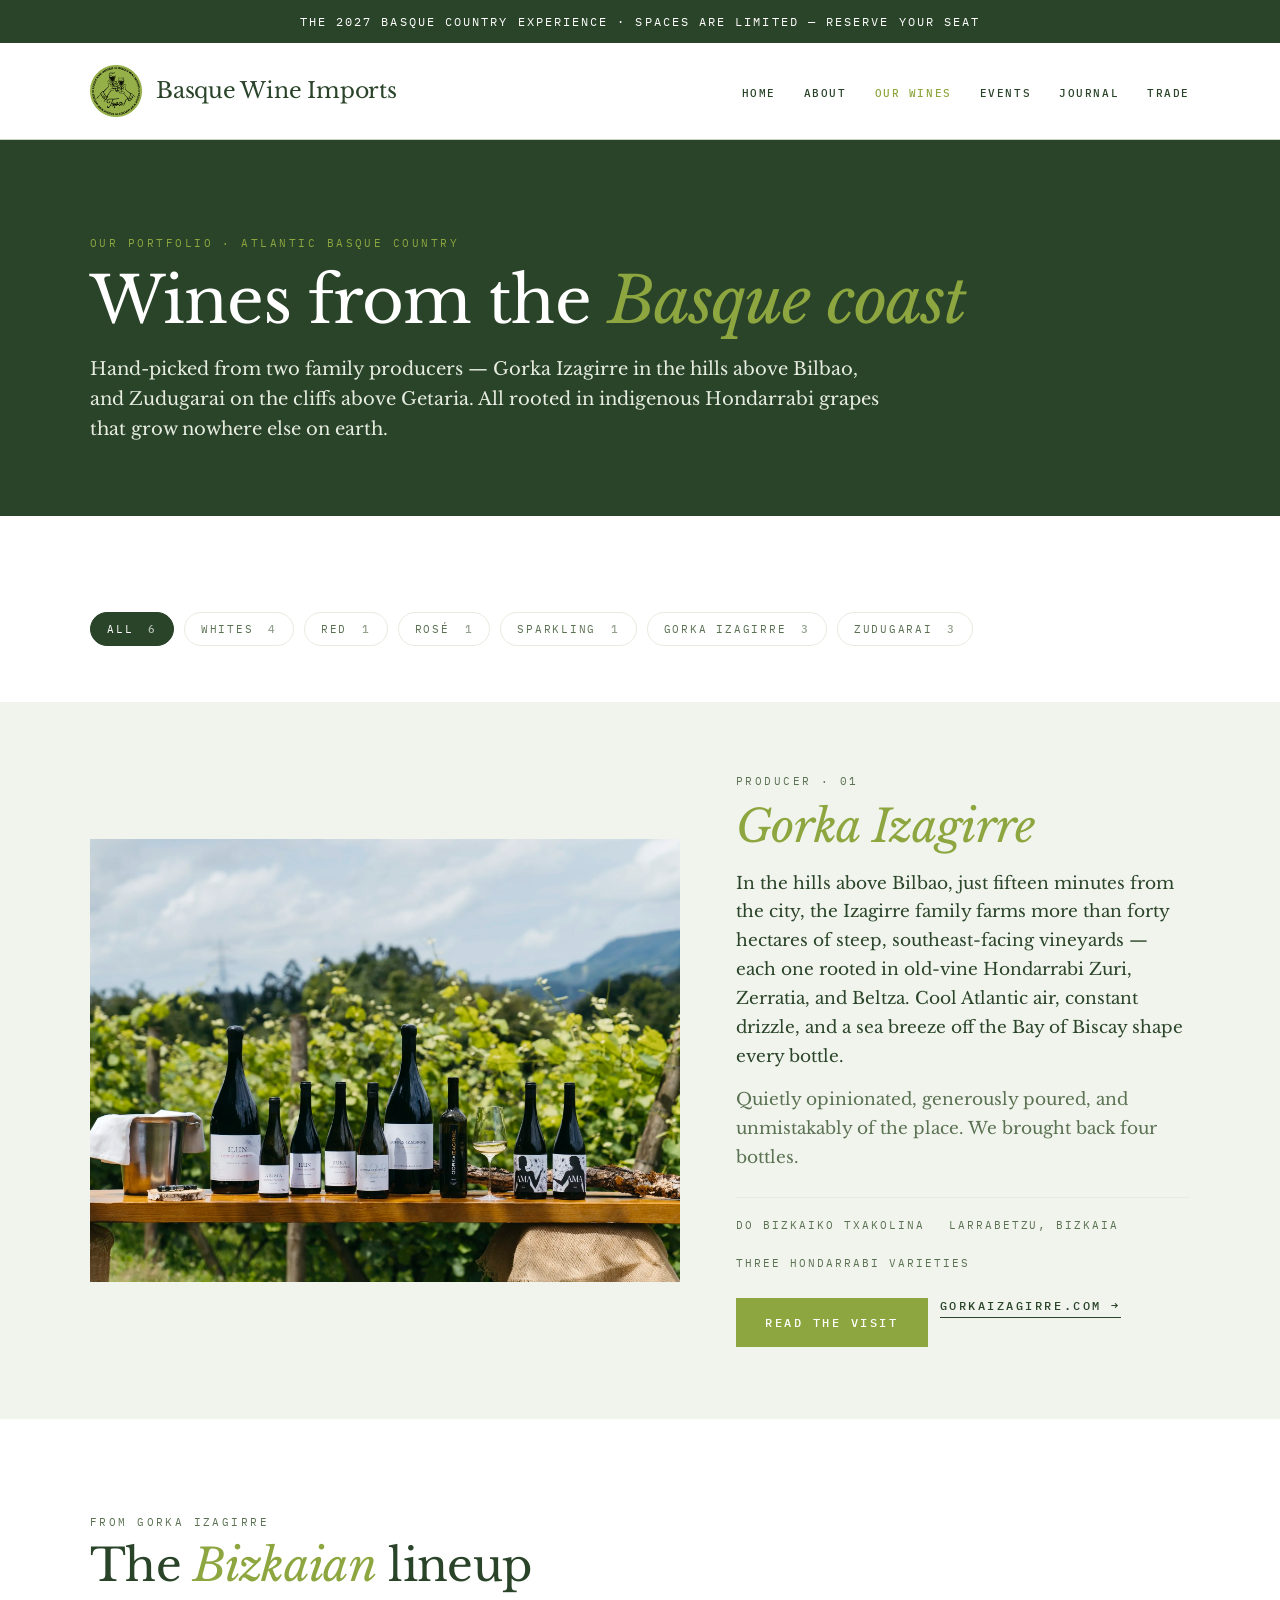
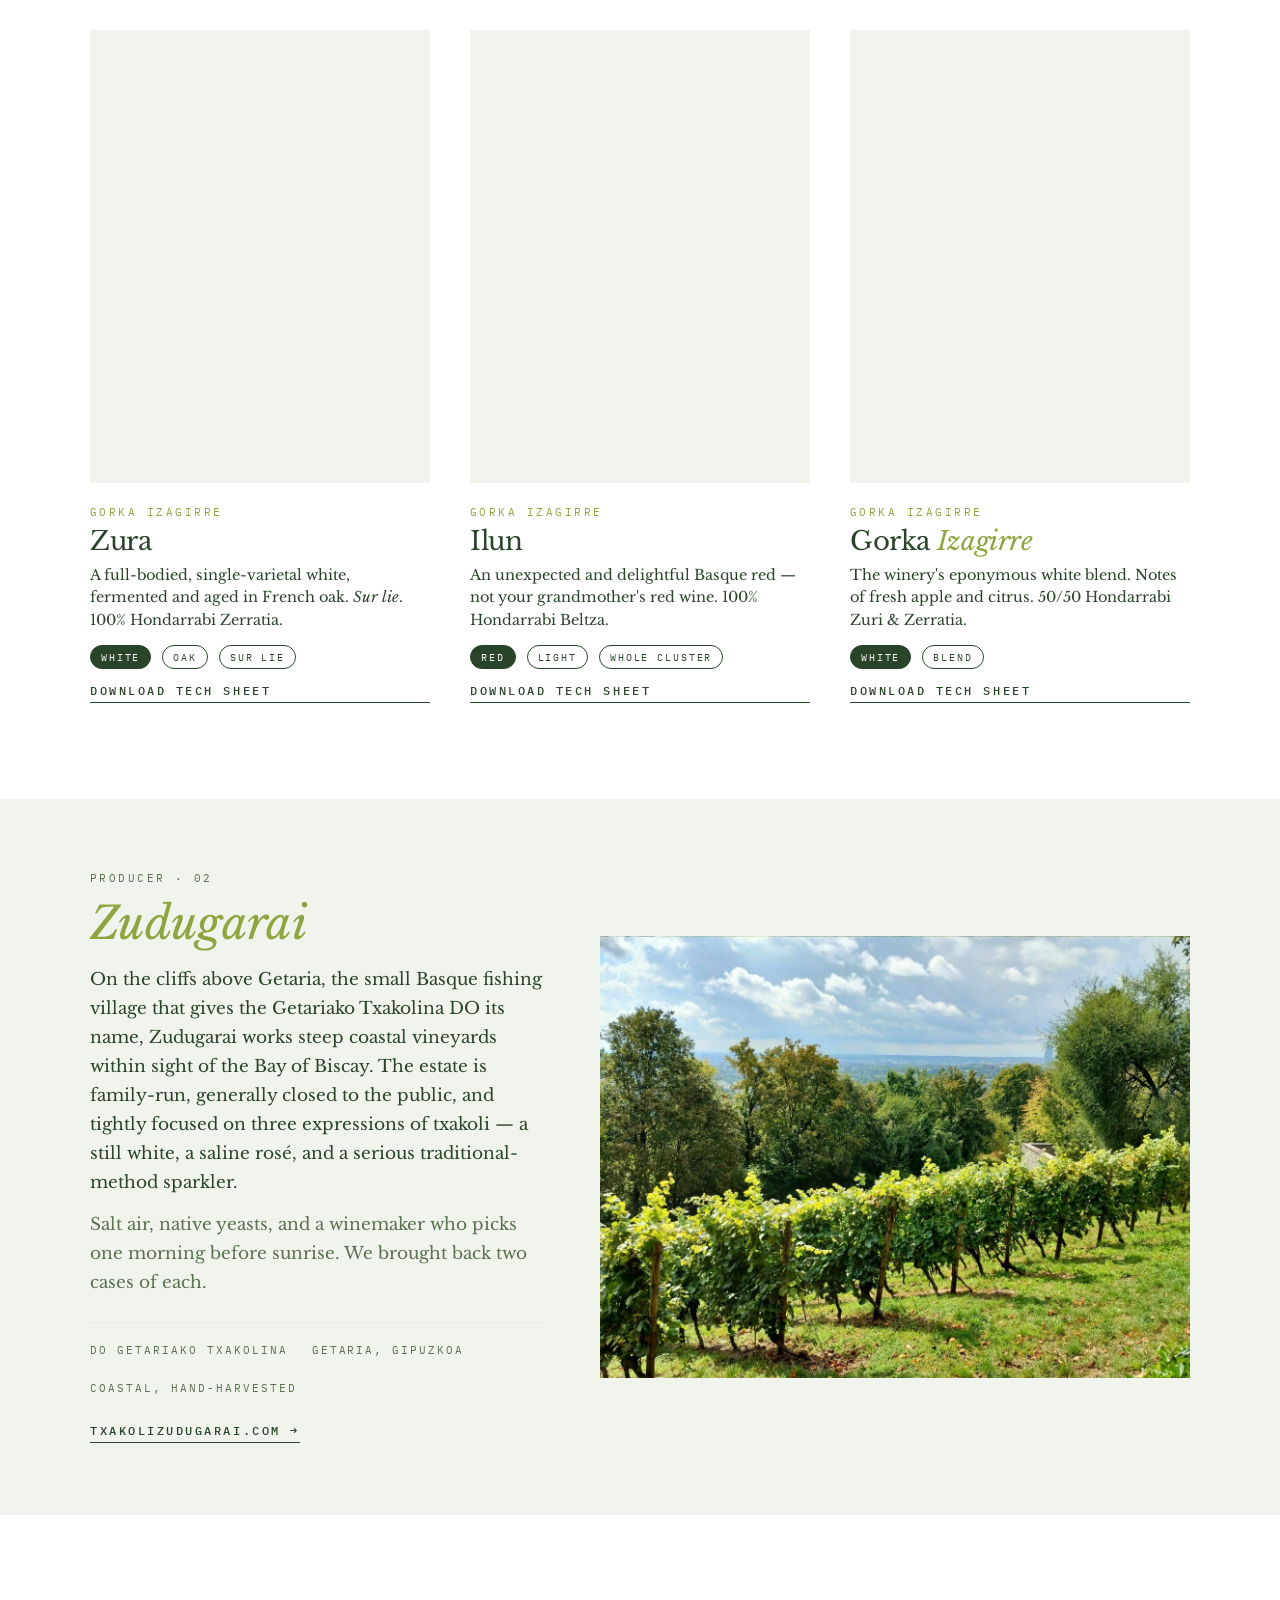
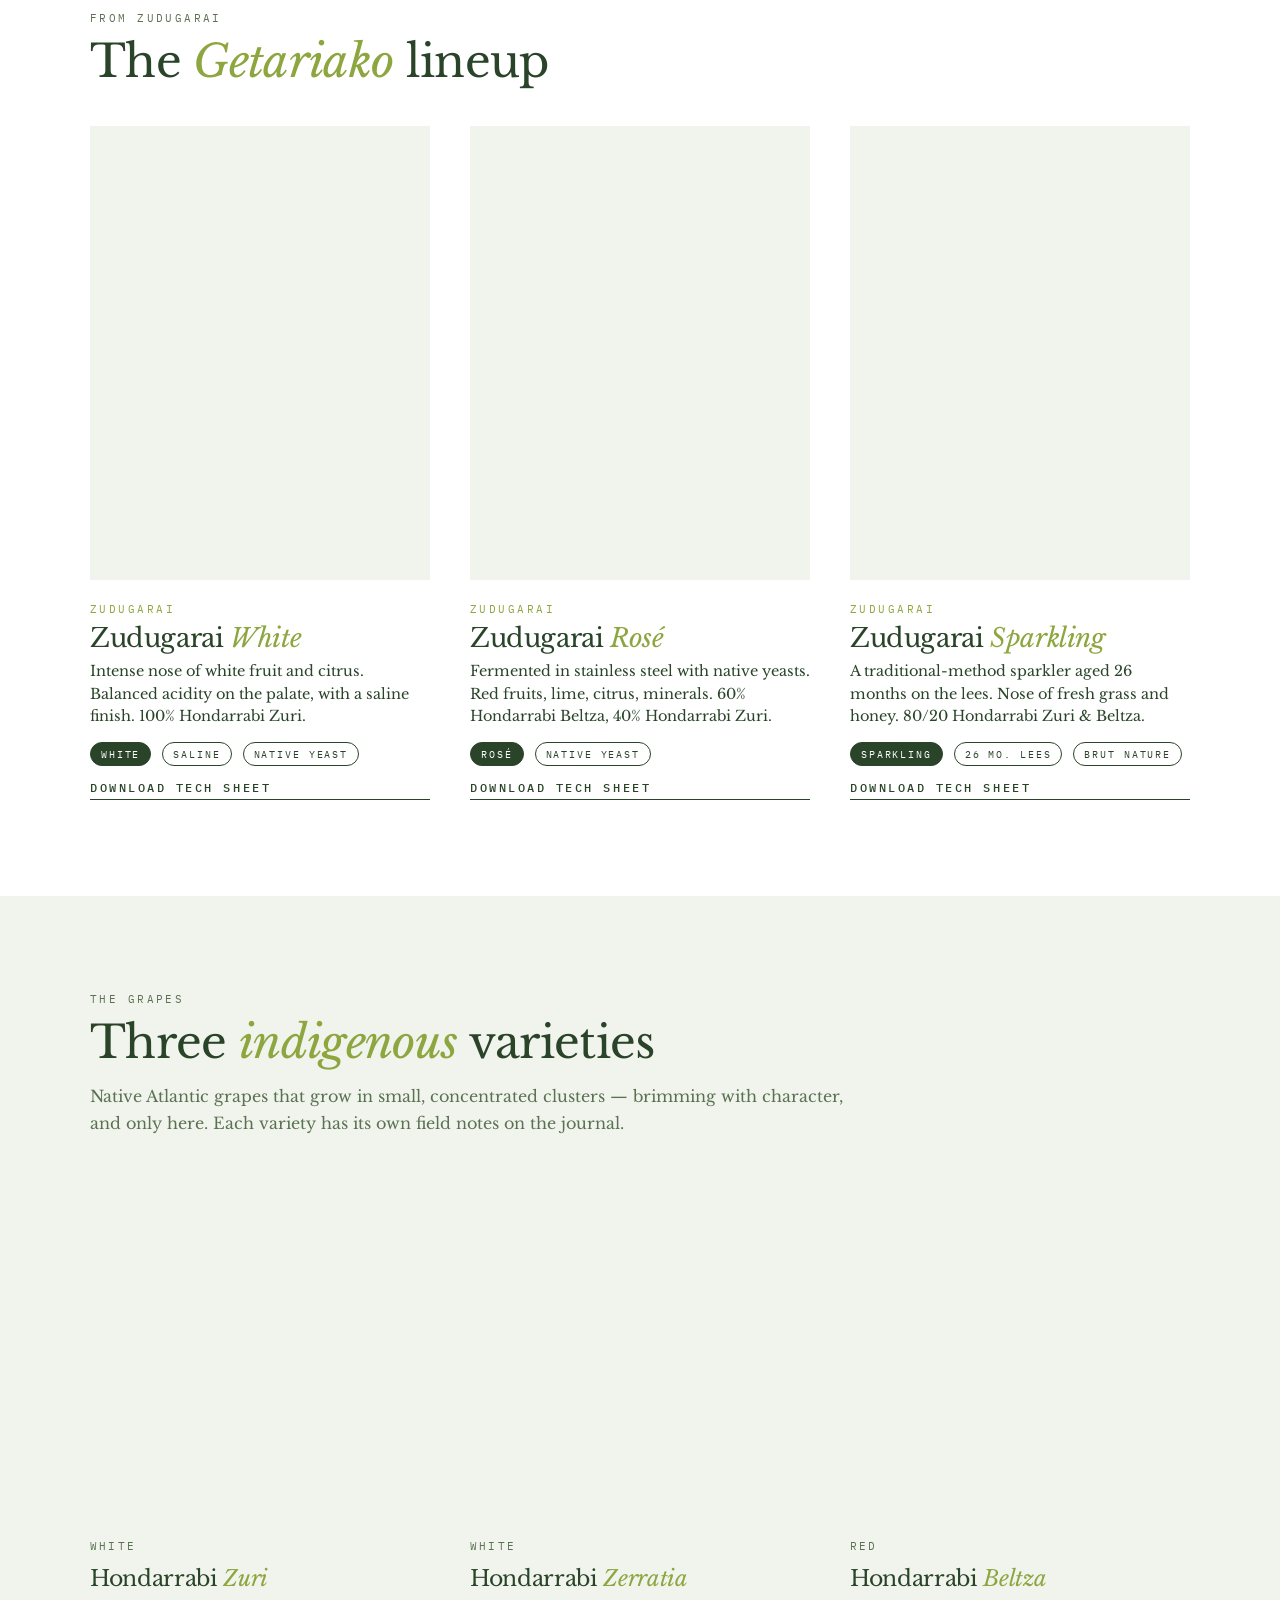
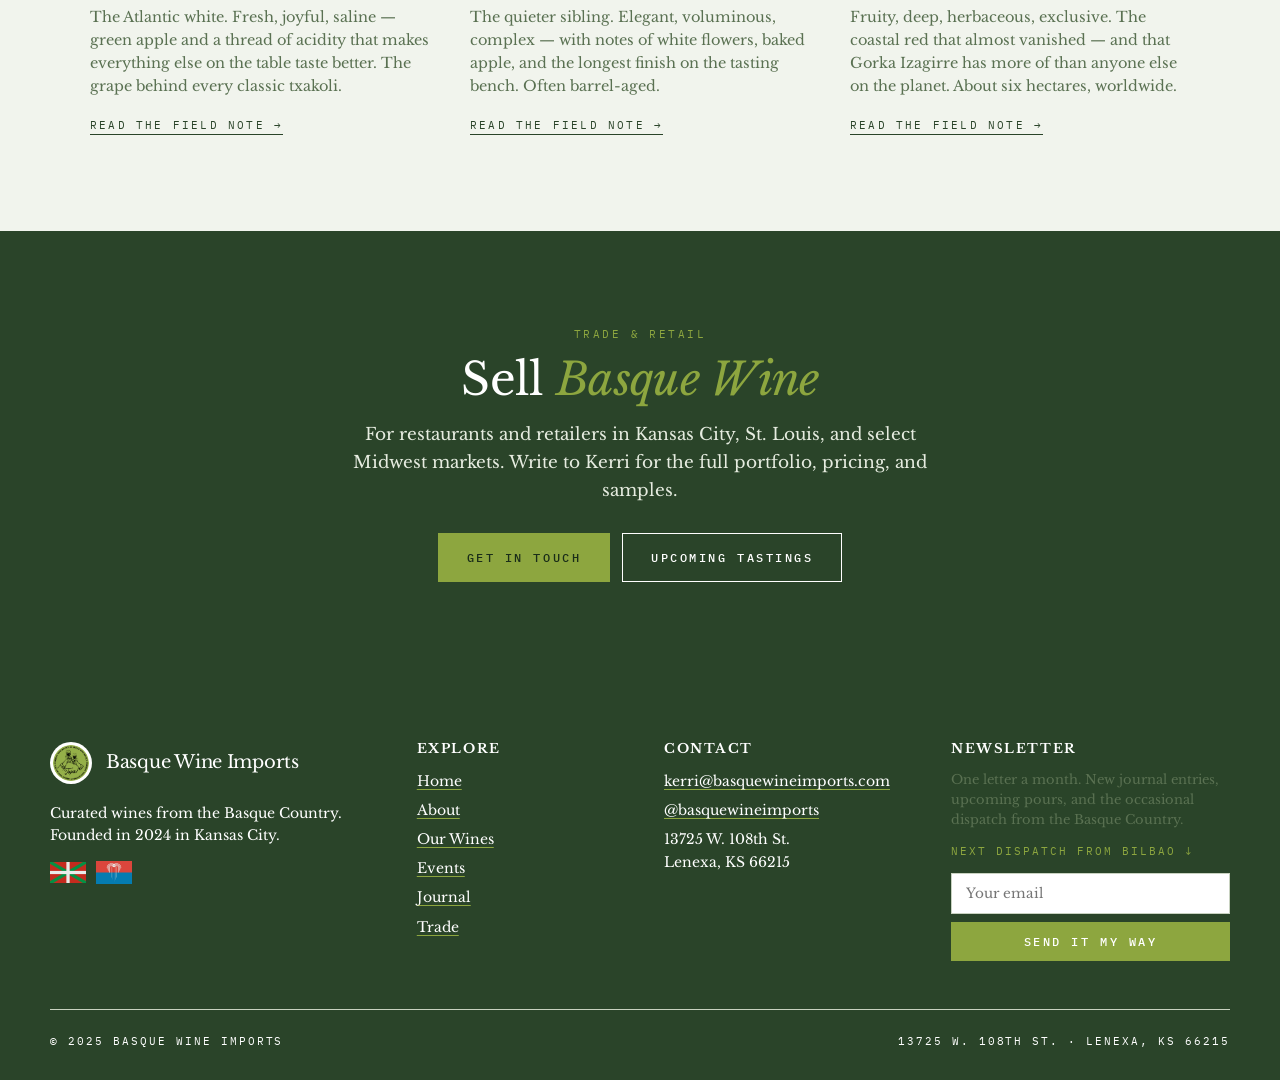
<file: wines.html>
<!doctype html>
<html lang="en">
<head>
<meta charset="utf-8" />
<meta name="viewport" content="width=device-width, initial-scale=1" />
<title>Our Wines · Basque Wine Imports</title>
<link rel="preconnect" href="https://fonts.googleapis.com" />
<link rel="preconnect" href="https://fonts.gstatic.com" crossorigin />
<link href="https://fonts.googleapis.com/css2?family=Libre+Baskerville:ital,wght@0,400;0,700;1,400&family=IBM+Plex+Mono:wght@400;500&display=swap" rel="stylesheet" />
<style>
  * { box-sizing: border-box; }
  body { margin: 0; font-family: "Libre Baskerville", Georgia, serif; background: #FFFFFF; color: #2A4429; }
  .wrap { max-width: 1180px; margin: 0 auto; padding: 0 40px; }
  .wrap-narrow { max-width: 720px; margin: 0 auto; padding: 0 40px; }
  .page-section { padding: 80px 0; }
  .btn:not(.btn--tertiary) { white-space: nowrap; }
  .btn--tertiary { white-space: nowrap; }
  .nav-item a { white-space: nowrap; }

  .grid-item { display: flex; flex-direction: column; }
  .grid-item > p { flex: 1; }
  .grid-item > a.btn--tertiary { margin-top: auto; }

  /* Wines page */
  .wines-hero {
    background: #2A4429;
    color: #FFFFFF;
    padding: 96px 0 72px;
  }
  .wines-hero h1 { color: #FFFFFF; margin: 0; }
  .wines-hero em { color: #8DA63F; }
  .wines-hero code { color: #8DA63F; }

  /* Producer banner */
  .producer-banner {
    display: grid;
    grid-template-columns: 1fr 1.3fr;
    gap: 56px;
    align-items: center;
    padding: 72px 0;
  }
  .producer-banner.alt {
    grid-template-columns: 1.3fr 1fr;
  }
  .producer-banner .img {
    aspect-ratio: 4/3;
    background: #F1F4ED center/cover;
  }
  .producer-banner .copy code {
    font-family: "IBM Plex Mono", monospace;
    font-size: 11px; letter-spacing: 0.22em; text-transform: uppercase;
    color: #5A7152;
    display: block; margin-bottom: 14px;
  }
  .producer-banner .copy h2 { margin: 0 0 18px; }
  .producer-banner .copy p { font-size: 17px; line-height: 1.7; color: #2A4429; margin: 0 0 14px; }
  .producer-banner .copy .meta-row {
    display: flex; flex-wrap: wrap; gap: 24px;
    margin-top: 24px;
    padding-top: 20px;
    border-top: 1px solid #E6ECE0;
    font-family: "IBM Plex Mono", monospace;
    font-size: 11px; letter-spacing: 0.18em; text-transform: uppercase;
    color: #5A7152;
  }

  /* Grape card */
  .grape-card {
    display: flex; flex-direction: column; gap: 14px;
    text-decoration: none; color: inherit;
    transition: transform .15s ease;
  }
  .grape-card:hover { transform: translateY(-2px); }
  .grape-card .img {
    aspect-ratio: 1/1;
    background: #F1F4ED center/cover;
  }
  .grape-card code {
    font-family: "IBM Plex Mono", monospace;
    font-size: 11px; letter-spacing: 0.2em; text-transform: uppercase;
    color: #5A7152;
  }
  .grape-card h3 { margin: 0; font-size: 22px; }
  .grape-card .desc { margin: 0; font-size: 14.5px; line-height: 1.6; color: #5A7152; flex: 1; }
  .grape-card .read-more {
    font-family: "IBM Plex Mono", monospace;
    font-size: 11px; letter-spacing: 0.2em; text-transform: uppercase;
    color: #2A4429;
    margin-top: 6px;
    border-bottom: 1px solid currentColor;
    align-self: flex-start;
    padding-bottom: 2px;
  }

  /* Pill */
  .bwi-pill {
    display: inline-block;
    padding: 3px 10px 4px;
    margin-right: 4px;
    font-family: "IBM Plex Mono", monospace;
    font-size: 10px;
    letter-spacing: 0.18em;
    text-transform: uppercase;
    color: #5A7152;
    background: transparent;
    border: 1px solid #D9E0D3;
    border-radius: 999px;
  }
  .bwi-pill--moss {
    color: #FFFFFF;
    background: #5A7152;
    border-color: #5A7152;
  }

  /* Quick-filter chips at top */
  .chips { display: flex; flex-wrap: wrap; gap: 10px; margin-bottom: 56px; }
  .chip {
    font-family: "IBM Plex Mono", monospace;
    font-size: 11px; letter-spacing: 0.16em; text-transform: uppercase;
    padding: 9px 16px;
    border: 1px solid #E6ECE0;
    background: #FFFFFF;
    color: #5A7152;
    border-radius: 999px;
  }
  .chip.is-active { background: #2A4429; color: #FFFFFF; border-color: #2A4429; }
  .chip strong { font-weight: 500; margin-left: 6px; opacity: 0.65; }

  /* Buttons on dark green sections — explicit overrides so they're visible
     against the section's dark bg in both preview and production. */
  .on-dark--primary {
    background: #8DA63F !important;
    border-color: #8DA63F !important;
    color: #1a2d19 !important;
  }
  .on-dark--primary:hover {
    background: #FFFFFF !important;
    border-color: #FFFFFF !important;
    color: #1a2d19 !important;
  }
  .on-dark--secondary {
    background: transparent !important;
    border-color: #FFFFFF !important;
    color: #FFFFFF !important;
  }
  .on-dark--secondary:hover {
    background: #FFFFFF !important;
    color: #1a2d19 !important;
    border-color: #FFFFFF !important;
  }
</style>
<link rel="stylesheet" href="styles.css" />
</head>
<body>

<div class="announcement-bar">
  <div class="wrap"><p style="margin:0; padding: 12px 0; text-align:center;"><a href="blog.html#post-trip-2027" style="color: inherit; text-decoration: none; display: block;">The 2027 Basque Country Experience · Spaces are Limited — Reserve Your Seat</a></p></div>
</div>

<!-- ============ Header ============ -->
<header class="header">
  <div class="wrap" style="display:flex; align-items:center; justify-content:space-between; padding-top: 22px; padding-bottom: 22px;">
    <div style="display:flex; align-items:center; gap: 14px;">
      <img src="assets/topa-logo.webp" alt="" style="width:52px; height:52px;" />
      <h2 class="site-title" style="margin:0; font-size: 22px;"><a href="index.html" style="text-decoration:none;">Basque Wine Imports</a></h2>
    </div>
    <nav style="display:flex; gap: 28px; flex-wrap: nowrap;">
      <div class="nav-item"><a href="index.html">Home</a></div>
      <div class="nav-item"><a href="about.html">About</a></div>
      <div class="nav-item nav-item--active"><a href="wines.html">Our Wines</a></div>
      <div class="nav-item"><a href="events.html">Events</a></div>
      <div class="nav-item"><a href="blog.html">Journal</a></div>
      <div class="nav-item"><a href="trade.html">Trade</a></div>
    </nav>
  </div>
</header>

<!-- ============ Hero ============ -->
<section class="wines-hero">
  <div class="wrap">
    <code style="display:block; margin-bottom: 18px;">Our portfolio · Atlantic Basque Country</code>
    <h1 style="white-space: nowrap;">Wines from the <em>Basque coast</em></h1>
    <p style="font-size: 18px; line-height: 1.65; color:#E6ECE0; max-width: 62ch; margin: 22px 0 0;">Hand-picked from two family producers — Gorka Izagirre in the hills above Bilbao, and Zudugarai on the cliffs above Getaria. All rooted in indigenous Hondarrabi grapes that grow nowhere else on earth.</p>
  </div>
</section>

<!-- ============ Filter chips (visual only) ============ -->
<section class="page-section" style="padding-bottom: 0;">
  <div class="wrap">
    <div class="chips">
      <span class="chip is-active">All <strong>6</strong></span>
      <span class="chip">Whites <strong>4</strong></span>
      <span class="chip">Red <strong>1</strong></span>
      <span class="chip">Rosé <strong>1</strong></span>
      <span class="chip">Sparkling <strong>1</strong></span>
      <span class="chip">Gorka Izagirre <strong>3</strong></span>
      <span class="chip">Zudugarai <strong>3</strong></span>
    </div>
  </div>
</section>

<!-- ============ Gorka Izagirre producer banner ============ -->
<section style="background:#F1F4ED;">
  <div class="wrap">
    <div class="producer-banner alt">
      <div class="img" style="background-image: url('assets/gorka-lineup.webp');"></div>
      <div class="copy">
        <code>Producer · 01</code>
        <h2 style="margin: 0 0 18px; white-space: nowrap;"><em>Gorka Izagirre</em></h2>
        <p>In the hills above Bilbao, just fifteen minutes from the city, the Izagirre family farms more than forty hectares of steep, southeast-facing vineyards — each one rooted in old-vine Hondarrabi Zuri, Zerratia, and Beltza. Cool Atlantic air, constant drizzle, and a sea breeze off the Bay of Biscay shape every bottle.</p>
        <p style="color:#5A7152;">Quietly opinionated, generously poured, and unmistakably of the place. We brought back four bottles.</p>
        <div class="meta-row">
          <span>DO Bizkaiko Txakolina</span>
          <span>Larrabetzu, Bizkaia</span>
          <span>Three Hondarrabi varieties</span>
        </div>
        <div style="margin-top: 28px; display:flex; gap: 12px; flex-wrap: wrap;">
          <a class="btn btn--primary btn--medium" href="blog.html#post-gorka">Read the visit</a>
          <a class="btn btn--tertiary btn--medium" href="https://www.gorkaizagirre.com/en/" target="_blank" rel="noopener">gorkaizagirre.com →</a>
        </div>
      </div>
    </div>
  </div>
</section>

<!-- ============ Gorka Izagirre wines (3) ============ -->
<section class="page-section">
  <div class="wrap">
    <div style="margin-bottom: 40px;">
      <code style="display:block; margin-bottom: 12px; font-family: 'IBM Plex Mono', monospace; font-size: 11px; letter-spacing: 0.22em; text-transform: uppercase; color: #5A7152;">From Gorka Izagirre</code>
      <h2 style="margin: 0; white-space: nowrap;">The <em>Bizkaian</em> lineup</h2>
    </div>

    <div class="grid container clear" style="display:grid; grid-template-columns: repeat(3, 1fr); gap: 56px 40px;">

      <article class="grid-item">
        <div style="aspect-ratio: 3/4; background: #F1F4ED url('https://www.gorkaizagirre.com/wp-content/uploads/botella-zura-v2.png') center/contain no-repeat; margin-bottom: 22px;"></div>
        <code style="display:block; margin-bottom: 8px;">Gorka Izagirre</code>
        <h3 class="grid-title" style="font-size: 26px; margin: 0 0 8px;">Zura</h3>
        <p style="margin: 0 0 14px; font-size: 14.5px; line-height: 1.55;">A full-bodied, single-varietal white, fermented and aged in French oak. <em>Sur lie</em>. 100% Hondarrabi Zerratia.</p>
        <div style="margin-bottom: 14px;">
          <span class="bwi-pill bwi-pill--filled">White</span>
          <span class="bwi-pill">Oak</span>
          <span class="bwi-pill">Sur lie</span>
        </div>
        <a class="btn btn--tertiary btn--small" href="assets/tech-sheets/Zura.pdf" target="_blank" rel="noopener">Download tech sheet</a>
      </article>

      <article class="grid-item">
        <div style="aspect-ratio: 3/4; background: #F1F4ED url('https://www.gorkaizagirre.com/wp-content/uploads/botella-ilun.png') center/contain no-repeat; margin-bottom: 22px;"></div>
        <code style="display:block; margin-bottom: 8px;">Gorka Izagirre</code>
        <h3 class="grid-title" style="font-size: 26px; margin: 0 0 8px;">Ilun</h3>
        <p style="margin: 0 0 14px; font-size: 14.5px; line-height: 1.55;">An unexpected and delightful Basque red — not your grandmother's red wine. 100% Hondarrabi Beltza.</p>
        <div style="margin-bottom: 14px;">
          <span class="bwi-pill bwi-pill--filled">Red</span>
          <span class="bwi-pill">Light</span>
          <span class="bwi-pill">Whole cluster</span>
        </div>
        <a class="btn btn--tertiary btn--small" href="assets/tech-sheets/Ilun.pdf" target="_blank" rel="noopener">Download tech sheet</a>
      </article>

      <article class="grid-item">
        <div style="aspect-ratio: 3/4; background: #F1F4ED url('https://www.gorkaizagirre.com/wp-content/uploads/botella-gorka-izagirre.png') center/contain no-repeat; margin-bottom: 22px;"></div>
        <code style="display:block; margin-bottom: 8px;">Gorka Izagirre</code>
        <h3 class="grid-title" style="font-size: 26px; margin: 0 0 8px;">Gorka <em>Izagirre</em></h3>
        <p style="margin: 0 0 14px; font-size: 14.5px; line-height: 1.55;">The winery's eponymous white blend. Notes of fresh apple and citrus. 50/50 Hondarrabi Zuri &amp; Zerratia.</p>
        <div style="margin-bottom: 14px;">
          <span class="bwi-pill bwi-pill--filled">White</span>
          <span class="bwi-pill">Blend</span>
        </div>
        <a class="btn btn--tertiary btn--small" href="assets/tech-sheets/Gorka-Izagirre.pdf" target="_blank" rel="noopener">Download tech sheet</a>
      </article>

    </div>
  </div>
</section>

<!-- ============ Zudugarai producer banner ============ -->
<section style="background:#F1F4ED;">
  <div class="wrap">
    <div class="producer-banner">
      <div class="copy">
        <code>Producer · 02</code>
        <h2 style="margin: 0 0 18px; white-space: nowrap;"><em>Zudugarai</em></h2>
        <p>On the cliffs above Getaria, the small Basque fishing village that gives the Getariako Txakolina DO its name, Zudugarai works steep coastal vineyards within sight of the Bay of Biscay. The estate is family-run, generally closed to the public, and tightly focused on three expressions of txakoli — a still white, a saline rosé, and a serious traditional-method sparkler.</p>
        <p style="color:#5A7152;">Salt air, native yeasts, and a winemaker who picks one morning before sunrise. We brought back two cases of each.</p>
        <div class="meta-row">
          <span>DO Getariako Txakolina</span>
          <span>Getaria, Gipuzkoa</span>
          <span>Coastal, hand-harvested</span>
        </div>
        <div style="margin-top: 28px; display:flex; gap: 12px; flex-wrap: wrap;">
          <a class="btn btn--tertiary btn--medium" href="https://txakolizudugarai.com/en/" target="_blank" rel="noopener">txakolizudugarai.com →</a>
        </div>
      </div>
      <div class="img" style="background-image: url('assets/vineyard.jpg');"></div>
    </div>
  </div>
</section>

<!-- ============ Zudugarai wines (3) ============ -->
<section class="page-section">
  <div class="wrap">
    <div style="margin-bottom: 40px;">
      <code style="display:block; margin-bottom: 12px; font-family: 'IBM Plex Mono', monospace; font-size: 11px; letter-spacing: 0.22em; text-transform: uppercase; color: #5A7152;">From Zudugarai</code>
      <h2 style="margin: 0; white-space: nowrap;">The <em>Getariako</em> lineup</h2>
    </div>

    <div class="grid container clear" style="display:grid; grid-template-columns: repeat(3, 1fr); gap: 56px 40px;">

      <article class="grid-item">
        <div style="aspect-ratio: 3/4; background: #F1F4ED url('https://txakolizudugarai.com/wp-content/uploads/2020/11/txakoli-zudugarai-blanco-getariako-txakolina.png') center/contain no-repeat; margin-bottom: 22px;"></div>
        <code style="display:block; margin-bottom: 8px;">Zudugarai</code>
        <h3 class="grid-title" style="font-size: 26px; margin: 0 0 8px;">Zudugarai <em>White</em></h3>
        <p style="margin: 0 0 14px; font-size: 14.5px; line-height: 1.55;">Intense nose of white fruit and citrus. Balanced acidity on the palate, with a saline finish. 100% Hondarrabi Zuri.</p>
        <div style="margin-bottom: 14px;">
          <span class="bwi-pill bwi-pill--filled">White</span>
          <span class="bwi-pill">Saline</span>
          <span class="bwi-pill">Native yeast</span>
        </div>
        <a class="btn btn--tertiary btn--small" href="assets/tech-sheets/Zudugarai-White.pdf" target="_blank" rel="noopener">Download tech sheet</a>
      </article>

      <article class="grid-item">
        <div style="aspect-ratio: 3/4; background: #F1F4ED url('https://txakolizudugarai.com/wp-content/uploads/2020/11/txakoli-zudugarai-rosado-getariako-txakolina.png') center/contain no-repeat; margin-bottom: 22px;"></div>
        <code style="display:block; margin-bottom: 8px;">Zudugarai</code>
        <h3 class="grid-title" style="font-size: 26px; margin: 0 0 8px;">Zudugarai <em>Rosé</em></h3>
        <p style="margin: 0 0 14px; font-size: 14.5px; line-height: 1.55;">Fermented in stainless steel with native yeasts. Red fruits, lime, citrus, minerals. 60% Hondarrabi Beltza, 40% Hondarrabi Zuri.</p>
        <div style="margin-bottom: 14px;">
          <span class="bwi-pill bwi-pill--filled">Rosé</span>
          <span class="bwi-pill">Native yeast</span>
        </div>
        <a class="btn btn--tertiary btn--small" href="assets/tech-sheets/Zudugarai-Rose.pdf" target="_blank" rel="noopener">Download tech sheet</a>
      </article>

      <article class="grid-item">
        <div style="aspect-ratio: 3/4; background: #F1F4ED url('https://txakolizudugarai.com/wp-content/uploads/2022/12/Zudugarai-brut-nature-2020-Getariako-Txakolina.png') center/contain no-repeat; margin-bottom: 22px;"></div>
        <code style="display:block; margin-bottom: 8px;">Zudugarai</code>
        <h3 class="grid-title" style="font-size: 26px; margin: 0 0 8px;">Zudugarai <em>Sparkling</em></h3>
        <p style="margin: 0 0 14px; font-size: 14.5px; line-height: 1.55;">A traditional-method sparkler aged 26 months on the lees. Nose of fresh grass and honey. 80/20 Hondarrabi Zuri &amp; Beltza.</p>
        <div style="margin-bottom: 14px;">
          <span class="bwi-pill bwi-pill--filled">Sparkling</span>
          <span class="bwi-pill">26 mo. lees</span>
          <span class="bwi-pill">Brut nature</span>
        </div>
        <a class="btn btn--tertiary btn--small" href="assets/tech-sheets/Zudugarai-Sparkling.pdf" target="_blank" rel="noopener">Download tech sheet</a>
      </article>

    </div>
  </div>
</section>

<!-- ============ Three indigenous grape varieties ============ -->
<section class="page-section" style="background:#F1F4ED;">
  <div class="wrap">
    <div style="margin-bottom: 48px; max-width: 70ch;">
      <code style="display:block; margin-bottom: 12px; font-family: 'IBM Plex Mono', monospace; font-size: 11px; letter-spacing: 0.22em; text-transform: uppercase; color: #5A7152;">The grapes</code>
      <h2 style="margin: 0 0 16px; white-space: nowrap;">Three <em>indigenous</em> varieties</h2>
      <p style="font-size: 16px; line-height: 1.7; color:#5A7152; margin: 0;">Native Atlantic grapes that grow in small, concentrated clusters — brimming with character, and only here. Each variety has its own field notes on the journal.</p>
    </div>

    <div style="display:grid; grid-template-columns: repeat(3, 1fr); gap: 40px;">
      <a class="grape-card" href="blog.html#post-zuri">
        <div class="img" style="background-image: url('https://www.gorkaizagirre.com/wp-content/uploads/vinedos-hondarrabi-zuri.jpg');"></div>
        <code>White</code>
        <h3>Hondarrabi <em>Zuri</em></h3>
        <p class="desc">The Atlantic white. Fresh, joyful, saline — green apple and a thread of acidity that makes everything else on the table taste better. The grape behind every classic txakoli.</p>
        <span class="read-more">Read the field note →</span>
      </a>

      <a class="grape-card" href="blog.html#post-zerratia">
        <div class="img" style="background-image: url('https://www.gorkaizagirre.com/wp-content/uploads/vinedos-hondarrabi-zerratia.jpg');"></div>
        <code>White</code>
        <h3>Hondarrabi <em>Zerratia</em></h3>
        <p class="desc">The quieter sibling. Elegant, voluminous, complex — with notes of white flowers, baked apple, and the longest finish on the tasting bench. Often barrel-aged.</p>
        <span class="read-more">Read the field note →</span>
      </a>

      <a class="grape-card" href="blog.html#post-beltza">
        <div class="img" style="background-image: url('https://www.gorkaizagirre.com/wp-content/uploads/vinedos-hondarrabi-beltza.jpg');"></div>
        <code>Red</code>
        <h3>Hondarrabi <em>Beltza</em></h3>
        <p class="desc">Fruity, deep, herbaceous, exclusive. The coastal red that almost vanished — and that Gorka Izagirre has more of than anyone else on the planet. About six hectares, worldwide.</p>
        <span class="read-more">Read the field note →</span>
      </a>
    </div>
  </div>
</section>

<!-- ============ Stocking / retail CTA ============ -->
<section class="page-section trade-cta" style="background:#2A4429; color:#FFFFFF; text-align:center;">
  <div class="wrap-narrow">
    <code style="display:block; margin-bottom: 14px; color:#8DA63F; font-family: 'IBM Plex Mono', monospace; font-size: 11px; letter-spacing: 0.22em; text-transform: uppercase;">Trade &amp; retail</code>
    <h2 style="color:#FFFFFF; margin: 0 0 16px;">Sell <em style="color:#8DA63F;">Basque Wine</em></h2>
    <p style="font-size: 17px; line-height: 1.65; color:#E6ECE0; max-width: 52ch; margin: 0 auto 28px;">For restaurants and retailers in Kansas City, St. Louis, and select Midwest markets. Write to Kerri for the full portfolio, pricing, and samples.</p>
    <div style="display:flex; gap: 12px; justify-content: center; flex-wrap: wrap;">
      <a class="btn btn--primary btn--medium on-dark on-dark--primary" href="about.html#contact">Get in touch</a>
      <a class="btn btn--secondary btn--medium on-dark on-dark--secondary" href="events.html">Upcoming tastings</a>
    </div>
  </div>
</section>

<!-- ============ Footer ============ -->
<footer class="site-footer">
  <div class="wrap" style="padding: 64px 0 32px;">
    <div style="display:grid; grid-template-columns: 1.6fr 1fr 1.2fr 1.4fr; gap: 48px; align-items: start;">
      <div>
        <div style="display:flex; align-items:center; gap: 14px; margin-bottom: 18px;">
          <img src="assets/topa-logo.webp" alt="" style="width:42px; height:42px; background:#FFFFFF; border-radius: 999px; padding: 3px;" />
          <h3 style="font-size: 18px; margin: 0; white-space: nowrap;">Basque Wine Imports</h3>
        </div>
        <p style="font-size: 14px; line-height: 1.6; max-width: 38ch;">Curated wines from the Basque Country. Founded in 2024 in Kansas City.</p>
        <div style="display: flex; gap: 10px; align-items: center; margin-top: 14px;">
          <img src="assets/basque-flag.png" alt="Ikurriña — Basque flag" title="Topa — a nod to the Basque Country" style="width: 36px; height: auto; display: block; opacity: 0.9;" />
          <img src="assets/kc-flag.png" alt="Kansas City flag" title="Home base — Kansas City" style="width: 36px; height: auto; display: block; opacity: 0.9;" />
        </div>
      </div>
      <div>
        <h4 style="font-size: 13px; margin: 0 0 14px; letter-spacing: 0.12em; text-transform: uppercase;">Explore</h4>
        <p style="margin: 6px 0; font-size: 14px;"><a href="index.html">Home</a></p>
        <p style="margin: 6px 0; font-size: 14px;"><a href="about.html">About</a></p>
        <p style="margin: 6px 0; font-size: 14px;"><a href="wines.html">Our Wines</a></p>
        <p style="margin: 6px 0; font-size: 14px;"><a href="events.html">Events</a></p>
        <p style="margin: 6px 0; font-size: 14px;"><a href="blog.html">Journal</a></p>
        <p style="margin: 6px 0; font-size: 14px;"><a href="trade.html">Trade</a></p>
      </div>
      <div>
        <h4 style="font-size: 13px; margin: 0 0 14px; letter-spacing: 0.12em; text-transform: uppercase;">Contact</h4>
        <p style="margin: 6px 0; font-size: 14px;"><a href="mailto:kerri@basquewineimports.com">kerri@basquewineimports.com</a></p>
        <p style="margin: 6px 0; font-size: 14px;"><a href="http://instagram.com/basquewineimports">@basquewineimports</a></p>
        <p style="margin: 6px 0; font-size: 14px;">13725 W. 108th St.<br/>Lenexa, KS 66215</p>
      </div>
      <div>
        <h4 style="font-size: 13px; margin: 0 0 14px; letter-spacing: 0.12em; text-transform: uppercase;">Newsletter</h4>
        <p style="font-size: 13px; line-height: 1.55; margin: 0 0 12px; color:#5A7152;">One letter a month. New journal entries, upcoming pours, and the occasional dispatch from the Basque Country.</p>
        <p style="font-family:'IBM Plex Mono', monospace; font-size: 11px; letter-spacing: 0.18em; text-transform: uppercase; color:#8DA63F; margin: 0 0 12px;">Next dispatch from Bilbao &darr;</p>
        <div class="form-wrapper newsletter-form">
          <div style="display:flex; flex-direction: column; gap: 8px;">
            <input class="newsletter-input" type="email" placeholder="Your email" style="width:100%; padding: 0.7rem 0.85rem !important; font-size: 0.85rem !important;" />
            <button class="btn btn--primary btn--small" type="button" style="padding: 0.7rem 1rem !important;">Send it my way</button>
          </div>
        </div>
      </div>
    </div>
    <hr style="margin: 48px 0 24px;" />
    <div style="display:flex; justify-content: space-between; font-family: 'IBM Plex Mono', monospace; font-size: 11px; letter-spacing:0.18em; text-transform: uppercase;">
      <span>© 2025 Basque Wine Imports</span>
      <span>13725 W. 108th St. · Lenexa, KS 66215</span>
    </div>
  </div>
</footer>

</body>
</html>
</file>
<file: styles.css>
/* ============================================================
   BASQUE WINE IMPORTS
   Design tokens · type scale · core components
   ------------------------------------------------------------
   Palette:  Moss & Forest
   Type:     Libre Baskerville (serif) + IBM Plex Mono (labels)
   ============================================================ */

@import url('https://fonts.googleapis.com/css2?family=Libre+Baskerville:ital,wght@0,400;0,700;1,400&family=IBM+Plex+Mono:wght@400;500&display=swap');

:root {
  --moss:    #8DA63F;   /* accent — logo green */
  --forest:  #2A4429;   /* anchor — headings & text */
  --sage:    #5A7152;   /* muted text */
  --mist:    #E6ECE0;   /* surface — cards, callouts */
  --rule:    #C8D2C0;   /* hairline borders */
  --white:   #FFFFFF;
}

* { box-sizing: border-box; }

body {
  margin: 0;
  background: var(--white);
  color: var(--forest);
  font-family: "Libre Baskerville", "Hoefler Text", Georgia, serif;
  -webkit-font-smoothing: antialiased;
  text-rendering: optimizeLegibility;
}

/* ---------- Typography ---------- */

h1, h2, h3, h4, h5, h6 {
  font-family: "Libre Baskerville", "Hoefler Text", Georgia, serif;
  color: var(--forest);
  font-weight: 400;
  letter-spacing: -0.015em;
  line-height: 1.1;
  margin: 0 0 0.6em;
}

h1 { font-size: clamp(2.5rem, 5vw, 4.5rem); line-height: 1.02; }
h2 { font-size: clamp(2rem, 3.5vw, 3rem); }
h3 { font-size: clamp(1.5rem, 2.4vw, 2rem); }
h4 { font-size: 1.4rem; font-weight: 700; letter-spacing: 0; }

/* Italics in headings get the moss accent */
h1 em, h2 em, h3 em, h4 em,
h1 i,  h2 i,  h3 i,  h4 i {
  font-style: italic;
  color: var(--moss);
}

p, li { line-height: 1.65; }

/* Eyebrows / small caps labels — wrap text in <code>. */
code {
  font-family: "IBM Plex Mono", ui-monospace, "SFMono-Regular", Menlo, monospace;
  font-size: 0.7rem;
  letter-spacing: 0.22em;
  text-transform: uppercase;
  color: var(--moss);
  background: transparent;
  padding: 0;
}

figcaption {
  font-family: "Libre Baskerville", Georgia, serif;
  font-style: italic;
  font-size: 0.85rem;
  color: var(--sage);
  line-height: 1.5;
}

blockquote {
  font-family: "Libre Baskerville", Georgia, serif;
  font-style: italic;
  color: var(--forest);
  border-left: 2px solid var(--moss);
  padding-left: 1.5rem;
  font-size: 1.3rem;
  line-height: 1.45;
  margin: 2rem 0;
}

/* ---------- Links ---------- */

a {
  color: var(--forest);
  text-decoration: underline;
  text-decoration-color: var(--moss);
  text-decoration-thickness: 1px;
  text-underline-offset: 3px;
  transition: color 160ms ease, text-decoration-color 160ms ease;
}
a:hover {
  color: var(--moss);
  text-decoration-color: var(--forest);
}

/* ---------- Header & nav ---------- */

.header {
  background: var(--white);
  border-bottom: 1px solid var(--rule);
}

.site-title,
.site-title a {
  font-family: "Libre Baskerville", Georgia, serif;
  font-weight: 400;
  color: var(--forest);
  letter-spacing: -0.01em;
  text-decoration: none;
}

.nav-item a {
  font-family: "IBM Plex Mono", monospace;
  font-size: 0.7rem;
  letter-spacing: 0.14em;
  text-transform: uppercase;
  color: var(--forest);
  text-decoration: none;
  font-weight: 500;
  white-space: nowrap;
  transition: color 160ms ease;
}
.nav-item a:hover,
.nav-item--active a {
  color: var(--moss);
}

/* ---------- Announcement bar ---------- */

.announcement-bar {
  background: var(--forest);
  color: var(--white);
}
.announcement-bar p {
  font-family: "IBM Plex Mono", monospace;
  font-size: 0.72rem;
  letter-spacing: 0.18em;
  text-transform: uppercase;
  color: var(--white);
}

/* ---------- Buttons ---------- */

.btn,
.btn--small,
.btn--medium,
.btn--large {
  display: inline-block;
  font-family: "IBM Plex Mono", monospace;
  font-weight: 500;
  letter-spacing: 0.22em;
  text-transform: uppercase;
  font-size: 0.72rem;
  border: 1px solid transparent;
  border-radius: 0;
  padding: 1rem 1.75rem;
  text-decoration: none;
  cursor: pointer;
  transition: background 160ms ease, color 160ms ease, border-color 160ms ease;
}

.btn--primary {
  background: var(--moss);
  border-color: var(--moss);
  color: var(--white);
}
.btn--primary:hover {
  background: var(--forest);
  border-color: var(--forest);
  color: var(--white);
}

.btn--secondary {
  background: transparent;
  color: var(--forest);
  border-color: var(--forest);
}
.btn--secondary:hover {
  background: var(--forest);
  color: var(--white);
  border-color: var(--forest);
}

.btn--tertiary {
  padding: 0;
  border: none;
  background: transparent;
  color: var(--forest);
  position: relative;
  display: inline-block;
}
.btn--tertiary::after {
  content: "";
  display: block;
  height: 1px;
  background: currentColor;
  margin-top: 4px;
}
.btn--tertiary:hover { color: var(--moss); }

/* On dark green sections */
.on-dark--primary {
  background: var(--moss);
  border-color: var(--moss);
  color: #1a2d19;
}
.on-dark--primary:hover {
  background: var(--white);
  border-color: var(--white);
  color: #1a2d19;
}
.on-dark--secondary {
  background: transparent;
  border-color: var(--white);
  color: var(--white);
}
.on-dark--secondary:hover {
  background: var(--white);
  color: #1a2d19;
  border-color: var(--white);
}

/* ---------- Forms ---------- */

input[type="text"],
input[type="email"],
textarea,
select,
.newsletter-input {
  font-family: "Libre Baskerville", Georgia, serif;
  border: 1px solid var(--rule);
  border-radius: 0;
  background: var(--white);
  color: var(--forest);
  padding: 0.85rem 1rem;
  font-size: 0.95rem;
  box-shadow: none;
  outline: none;
  transition: border-color 160ms ease;
}
input:focus,
textarea:focus,
select:focus,
.newsletter-input:focus {
  border-color: var(--moss);
}

/* ---------- Footer ---------- */

.site-footer {
  background: var(--forest);
  color: var(--white);
}
.site-footer * { color: var(--white); }
.site-footer h1,
.site-footer h2,
.site-footer h3,
.site-footer h4 { color: var(--white); }
.site-footer a {
  color: var(--white);
  text-decoration-color: var(--moss);
}
.site-footer a:hover { color: var(--moss); }

/* ---------- Pills ---------- */

.bwi-pill {
  display: inline-block;
  font-family: "IBM Plex Mono", monospace;
  font-size: 0.65rem;
  letter-spacing: 0.18em;
  text-transform: uppercase;
  padding: 4px 10px;
  border-radius: 999px;
  border: 1px solid var(--forest);
  color: var(--forest);
  margin-right: 6px;
  white-space: nowrap;
}
.bwi-pill--moss {
  border-color: var(--moss);
  color: var(--moss);
}
.bwi-pill--filled {
  background: var(--forest);
  color: var(--white);
  border-color: var(--forest);
}

/* ---------- Utility ---------- */

hr {
  border: none;
  border-top: 1px solid var(--rule);
  margin: 2rem 0;
}

::selection {
  background: var(--moss);
  color: var(--white);
}

/* ---------- Layout: wrap & page sections ---------- */

.wrap {
  max-width: 1180px;
  margin: 0 auto;
  padding-left: 40px;
  padding-right: 40px;
  width: 100%;
}

.page-section {
  padding-top: 96px;
  padding-bottom: 96px;
}
.page-section.light { background: var(--white); }
.page-section.dark  { background: var(--forest); color: var(--white); }

@media (max-width: 900px) {
  .wrap { padding-left: 24px; padding-right: 24px; }
  .page-section { padding-top: 64px; padding-bottom: 64px; }
}

/* ---------- Decorative rule (Topa ✶) ---------- */

.bwi-rule {
  display: flex;
  align-items: center;
  gap: 1rem;
  font-family: "IBM Plex Mono", monospace;
  font-size: 0.7rem;
  letter-spacing: 0.3em;
  text-transform: uppercase;
  color: var(--moss);
  justify-content: center;
  margin: 2rem 0;
}
.bwi-rule::before,
.bwi-rule::after {
  content: "";
  flex: 1;
  height: 1px;
  background: var(--rule);
  max-width: 120px;
}

/* ---------- City tag pill (event cards) ---------- */

.city-tag {
  display: inline-block;
  font-family: "IBM Plex Mono", monospace;
  font-size: 0.62rem;
  letter-spacing: 0.22em;
  text-transform: uppercase;
  padding: 3px 9px;
  border-radius: 999px;
  border: 1px solid var(--moss);
  color: var(--moss);
  background: transparent;
  margin-left: 10px;
  vertical-align: middle;
  line-height: 1.4;
  white-space: nowrap;
}
</file>
